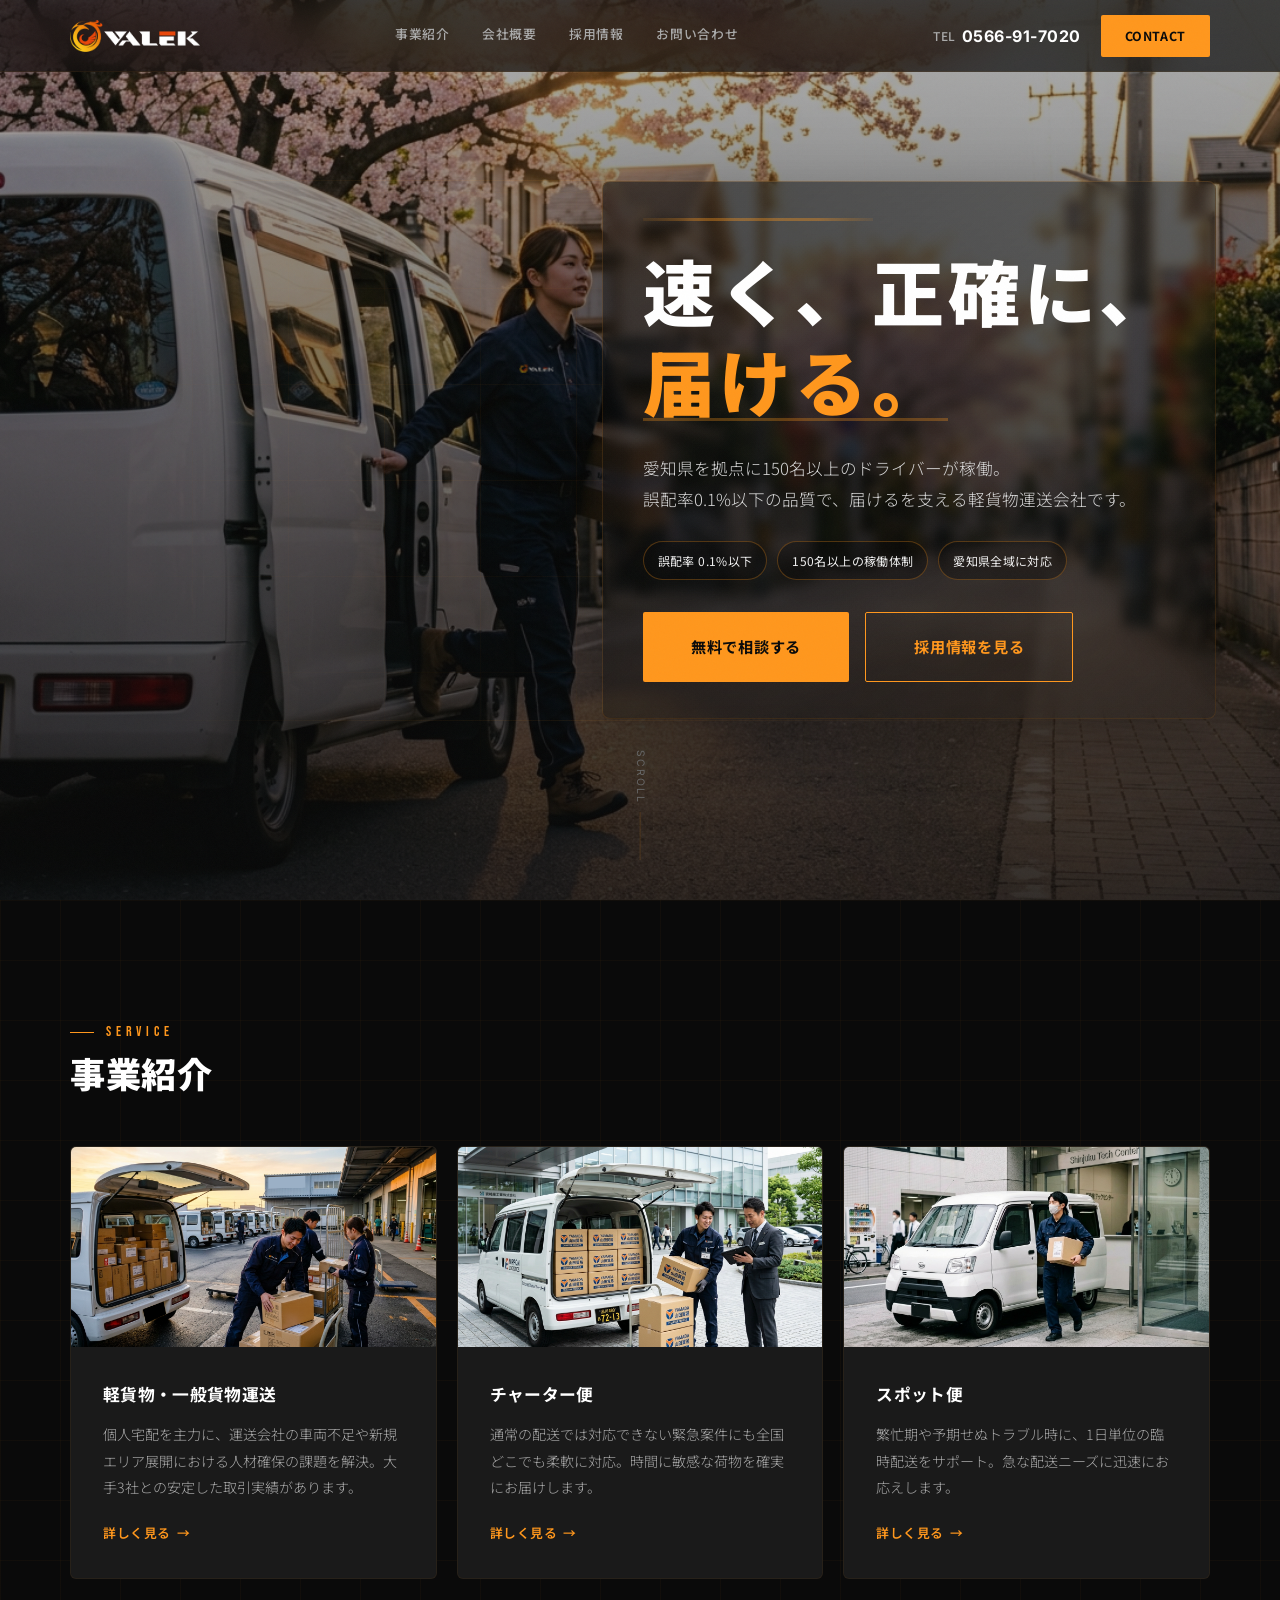
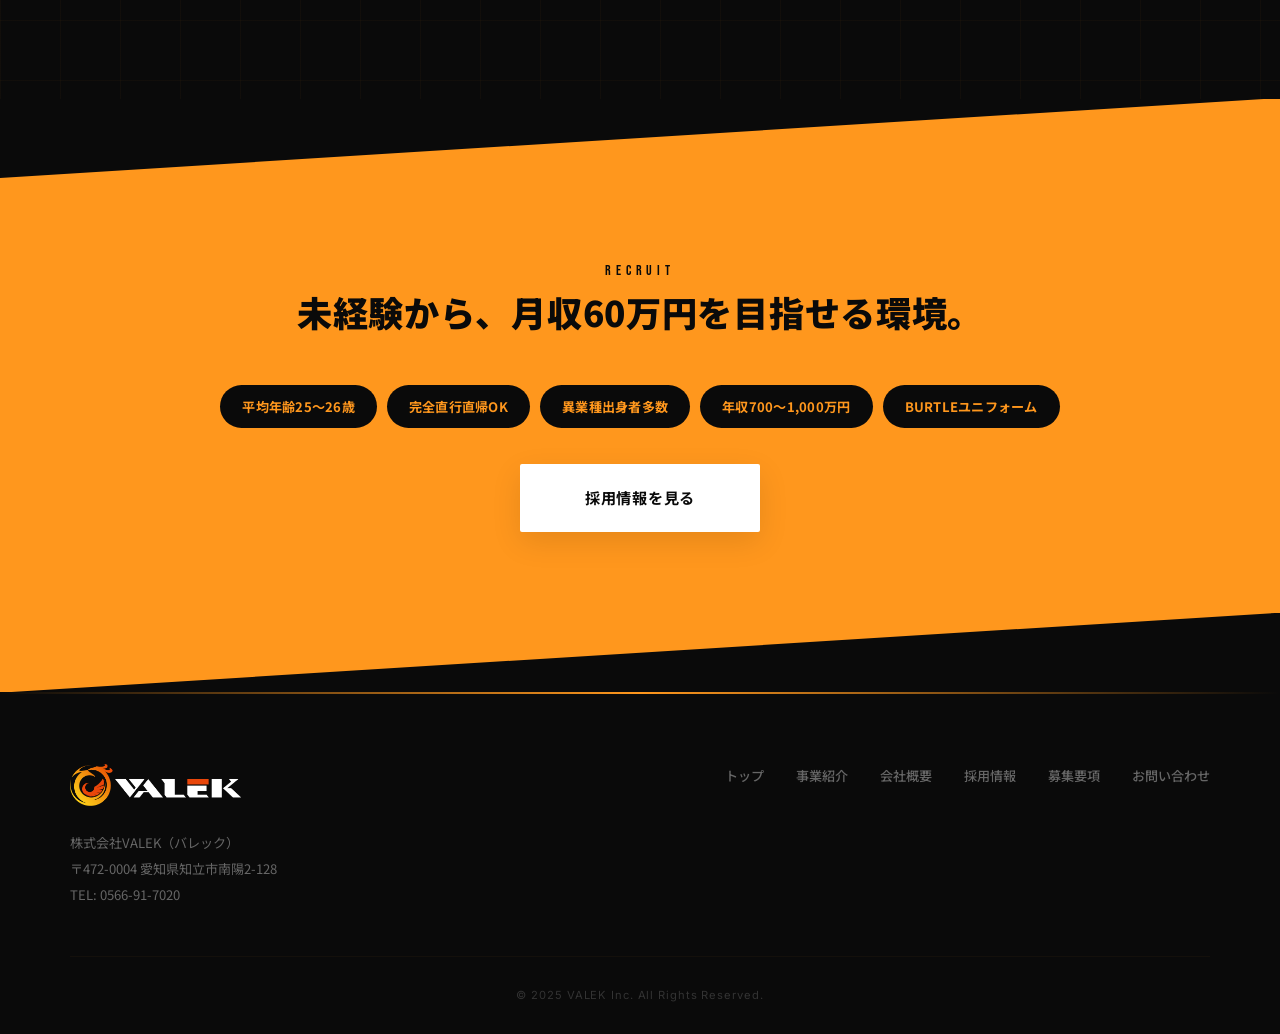
<file: index.html>
<!DOCTYPE html>
<html lang="ja">

<head>
    <meta charset="UTF-8">
    <meta name="viewport" content="width=device-width, initial-scale=1.0">
    <title>株式会社VALEK（バレック）｜愛知県の軽配送・軽貨物運送</title>
    <meta name="description" content="株式会社VALEKは愛知県知立市を拠点に、150名以上のドライバーで軽貨物運送・一般貨物運送を展開。誤配率0.1%以下の高品質配送。">
    <link rel="stylesheet" href="css/style.css">
</head>

<body class="home-page">

    <!-- ========== Header ========== -->
    <header class="header">
        <div class="header-bg"></div>
        <div class="container header-inner">
            <a href="index.html" class="header-logo"><img src="img/logo.png" alt="株式会社VALEK"></a>
            <nav class="header-nav">
                <a href="service.html">事業紹介</a>
                <a href="company.html">会社概要</a>
                <a href="recruit.html">採用情報</a>
                <a href="contact.html">お問い合わせ</a>
            </nav>
            <div class="header-actions">
                <a href="tel:0566917020" class="header-tel">
                    TEL <span class="header-tel-number">0566-91-7020</span>
                </a>
                <a href="contact.html" class="btn btn-orange header-contact-btn">CONTACT</a>
            </div>
            <button class="hamburger" id="hamburger" aria-label="メニューを開く" aria-expanded="false" aria-controls="mobileNav">
                <span></span><span></span><span></span>
            </button>
        </div>
    </header>

    <nav class="mobile-nav" id="mobileNav">
        <a href="service.html">事業紹介</a>
        <a href="company.html">会社概要</a>
        <a href="recruit.html">採用情報</a>
        <a href="contact.html">お問い合わせ</a>
        <a href="tel:0566917020" class="mobile-nav-tel">TEL: 0566-91-7020</a>
    </nav>

    <!-- ========== Hero ========== -->
    <section class="hero">
        <div class="hero-image"></div>
        <div class="hero-orb hero-orb-1"></div>
        <div class="hero-orb hero-orb-2"></div>
        <div class="hero-orb hero-orb-3"></div>
        <div class="hero-grid"></div>
        <div class="hero-lines">
            <span></span><span></span><span></span>
        </div>

        <div class="hero-content">
            <div class="hero-divider" aria-hidden="true"></div>
            <h1 class="hero-catch">
                速く、正確に、<br><span class="hero-catch-accent">届ける。</span>
            </h1>
            <p class="hero-sub">
                愛知県を拠点に150名以上のドライバーが稼働。<br>
                誤配率0.1%以下の品質で、届けるを支える軽貨物運送会社です。
            </p>
            <div class="hero-trust" data-stagger>
                <span class="hero-trust-item" data-fade="up">誤配率 0.1%以下</span>
                <span class="hero-trust-item" data-fade="up">150名以上の稼働体制</span>
                <span class="hero-trust-item" data-fade="up">愛知県全域に対応</span>
            </div>
            <div class="hero-buttons">
                <a href="contact.html" class="btn btn-orange btn-lg">無料で相談する</a>
                <a href="recruit.html" class="btn btn-outline btn-lg">採用情報を見る</a>
            </div>
        </div>

        <div class="hero-scroll">
            <span class="hero-scroll-text">Scroll</span>
            <span class="hero-scroll-line"></span>
        </div>
    </section>



    <!-- ========== Service Digest ========== -->
    <section class="section bg-darker grid-bg">
        <div class="container">
            <div class="section-label" data-fade="up">Service</div>
            <h2 class="section-heading" data-fade="up">事業紹介</h2>
            <div class="cards-grid" data-stagger>
                <div class="card service-card" data-fade="up">
                    <div class="service-card-image"><img src="img/service-icon-01.png" alt="運送"></div>
                    <div class="service-card-content">
                        <h3 class="card-title">軽貨物・一般貨物運送</h3>
                        <p class="card-text">個人宅配を主力に、運送会社の車両不足や新規エリア展開における人材確保の課題を解決。大手3社との安定した取引実績があります。</p>
                        <a href="service.html" class="card-link">詳しく見る</a>
                    </div>
                </div>
                <div class="card service-card" data-fade="up">
                    <div class="service-card-image"><img src="img/service-icon-02.png" alt="チャーター"></div>
                    <div class="service-card-content">
                        <h3 class="card-title">チャーター便</h3>
                        <p class="card-text">通常の配送では対応できない緊急案件にも全国どこでも柔軟に対応。時間に敏感な荷物を確実にお届けします。</p>
                        <a href="service.html" class="card-link">詳しく見る</a>
                    </div>
                </div>
                <div class="card service-card" data-fade="up">
                    <div class="service-card-image"><img src="img/service-icon-03.png" alt="スポット"></div>
                    <div class="service-card-content">
                        <h3 class="card-title">スポット便</h3>
                        <p class="card-text">繁忙期や予期せぬトラブル時に、1日単位の臨時配送をサポート。急な配送ニーズに迅速にお応えします。</p>
                        <a href="service.html" class="card-link">詳しく見る</a>
                    </div>
                </div>
            </div>
        </div>
    </section>

    <!-- ========== Recruit Banner ========== -->
    <section class="section recruit-banner recruit-banner-section">
        <div class="container text-center recruit-banner-inner">
            <div class="section-label section-label-dark-center" data-fade="up">Recruit</div>
            <h2 class="section-heading" data-fade="up">未経験から、月収60万円を目指せる環境。</h2>
            <div class="recruit-banner-tags" data-stagger>
                <span class="recruit-banner-tag" data-fade="up">平均年齢25〜26歳</span>
                <span class="recruit-banner-tag" data-fade="up">完全直行直帰OK</span>
                <span class="recruit-banner-tag" data-fade="up">異業種出身者多数</span>
                <span class="recruit-banner-tag" data-fade="up">年収700〜1,000万円</span>
                <span class="recruit-banner-tag" data-fade="up">BURTLEユニフォーム</span>
            </div>
            <a href="recruit.html" class="btn btn-white btn-lg" data-fade="up">採用情報を見る</a>
        </div>
    </section>

    <div class="mobile-quick-actions" aria-label="クイックアクション">
        <a href="tel:0566917020" class="mobile-quick-btn mobile-quick-btn-outline">電話で相談</a>
        <a href="contact.html" class="mobile-quick-btn mobile-quick-btn-solid">お問い合わせ</a>
    </div>

    <!-- ========== Footer ========== -->
    <footer class="footer">
        <div class="container">
            <div class="footer-inner">
                <div>
                    <div class="footer-logo"><img src="img/logo.png" alt="株式会社VALEK"></div>
                    <div class="footer-info">
                        株式会社VALEK（バレック）<br>
                        〒472-0004 愛知県知立市南陽2-128<br>
                        TEL: 0566-91-7020
                    </div>
                </div>
                <nav class="footer-nav">
                    <a href="index.html">トップ</a>
                    <a href="service.html">事業紹介</a>
                    <a href="company.html">会社概要</a>
                    <a href="recruit.html">採用情報</a>
                    <a href="recruit/detail.html">募集要項</a>
                    <a href="contact.html">お問い合わせ</a>
                </nav>
            </div>
            <div class="footer-copy">&copy; 2025 VALEK Inc. All Rights Reserved.</div>
        </div>
    </footer>

    <script src="js/main.js"></script>
</body>

</html>
</file>
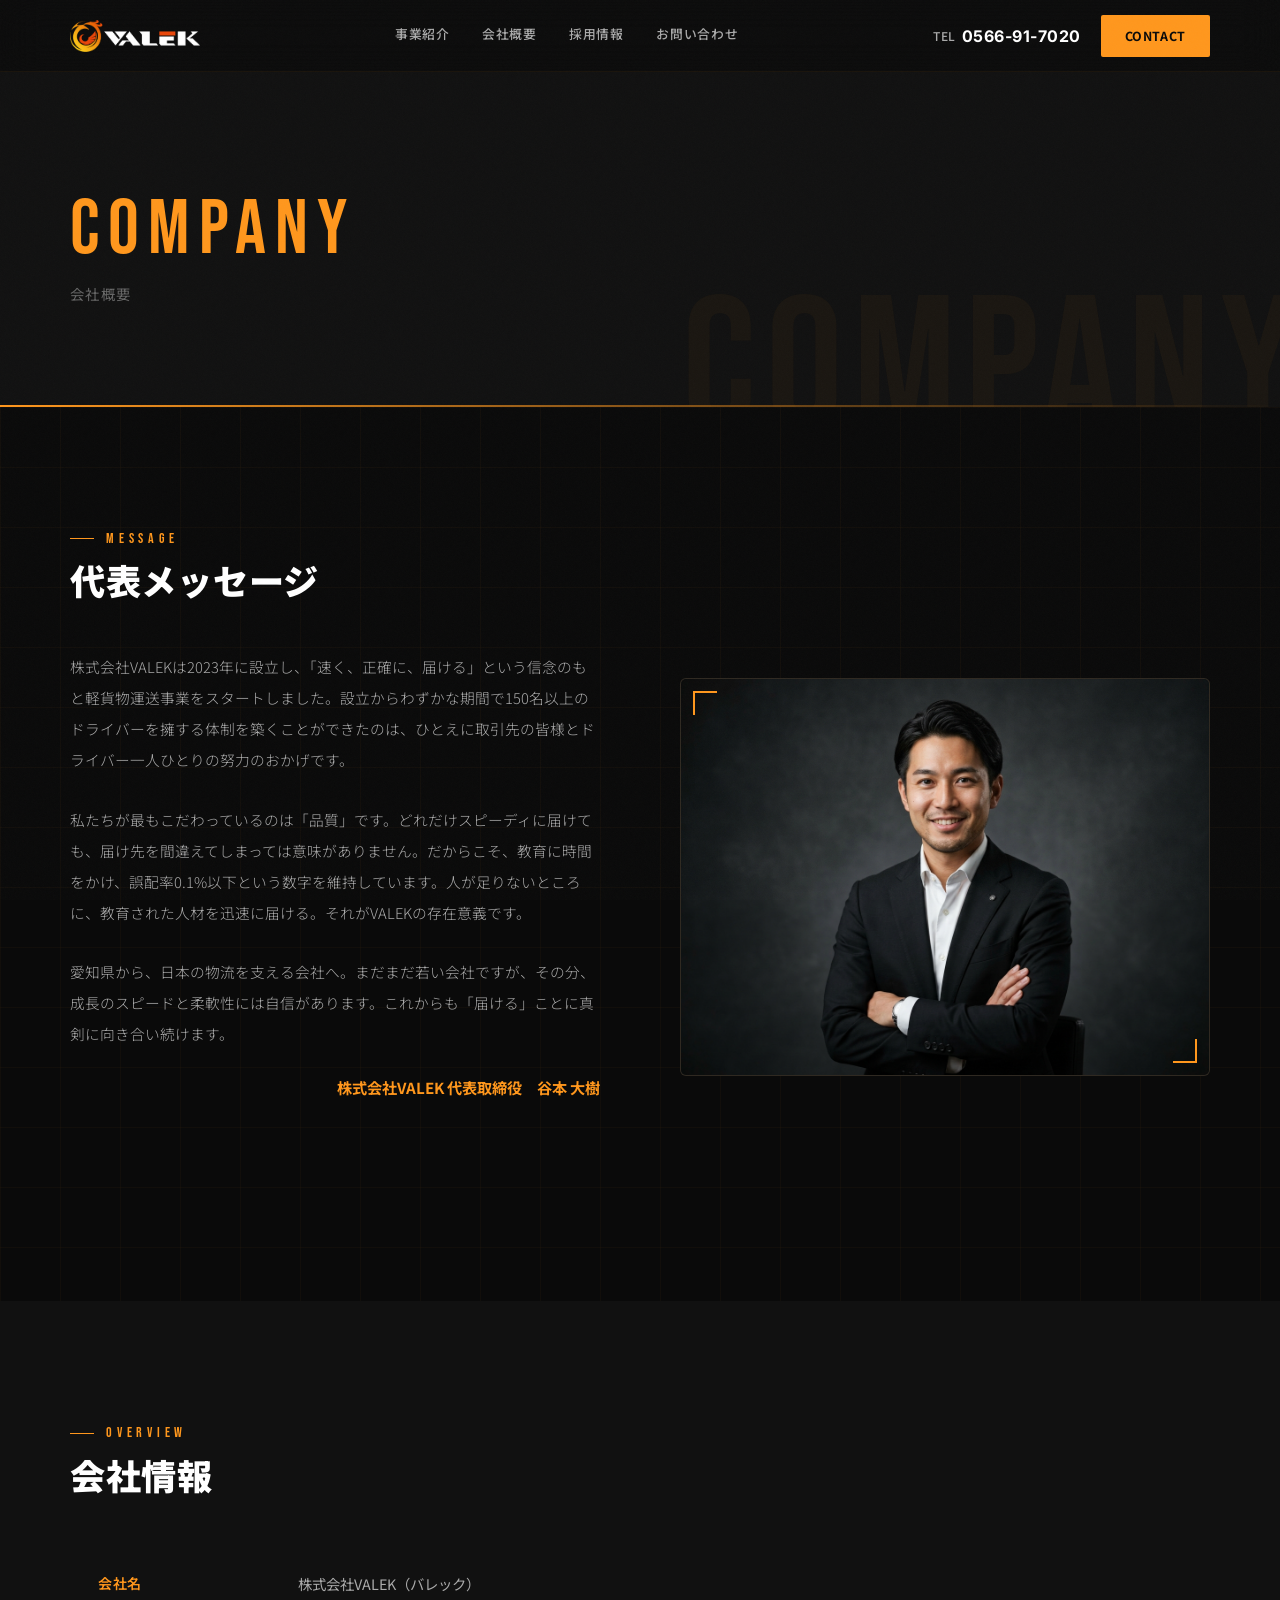
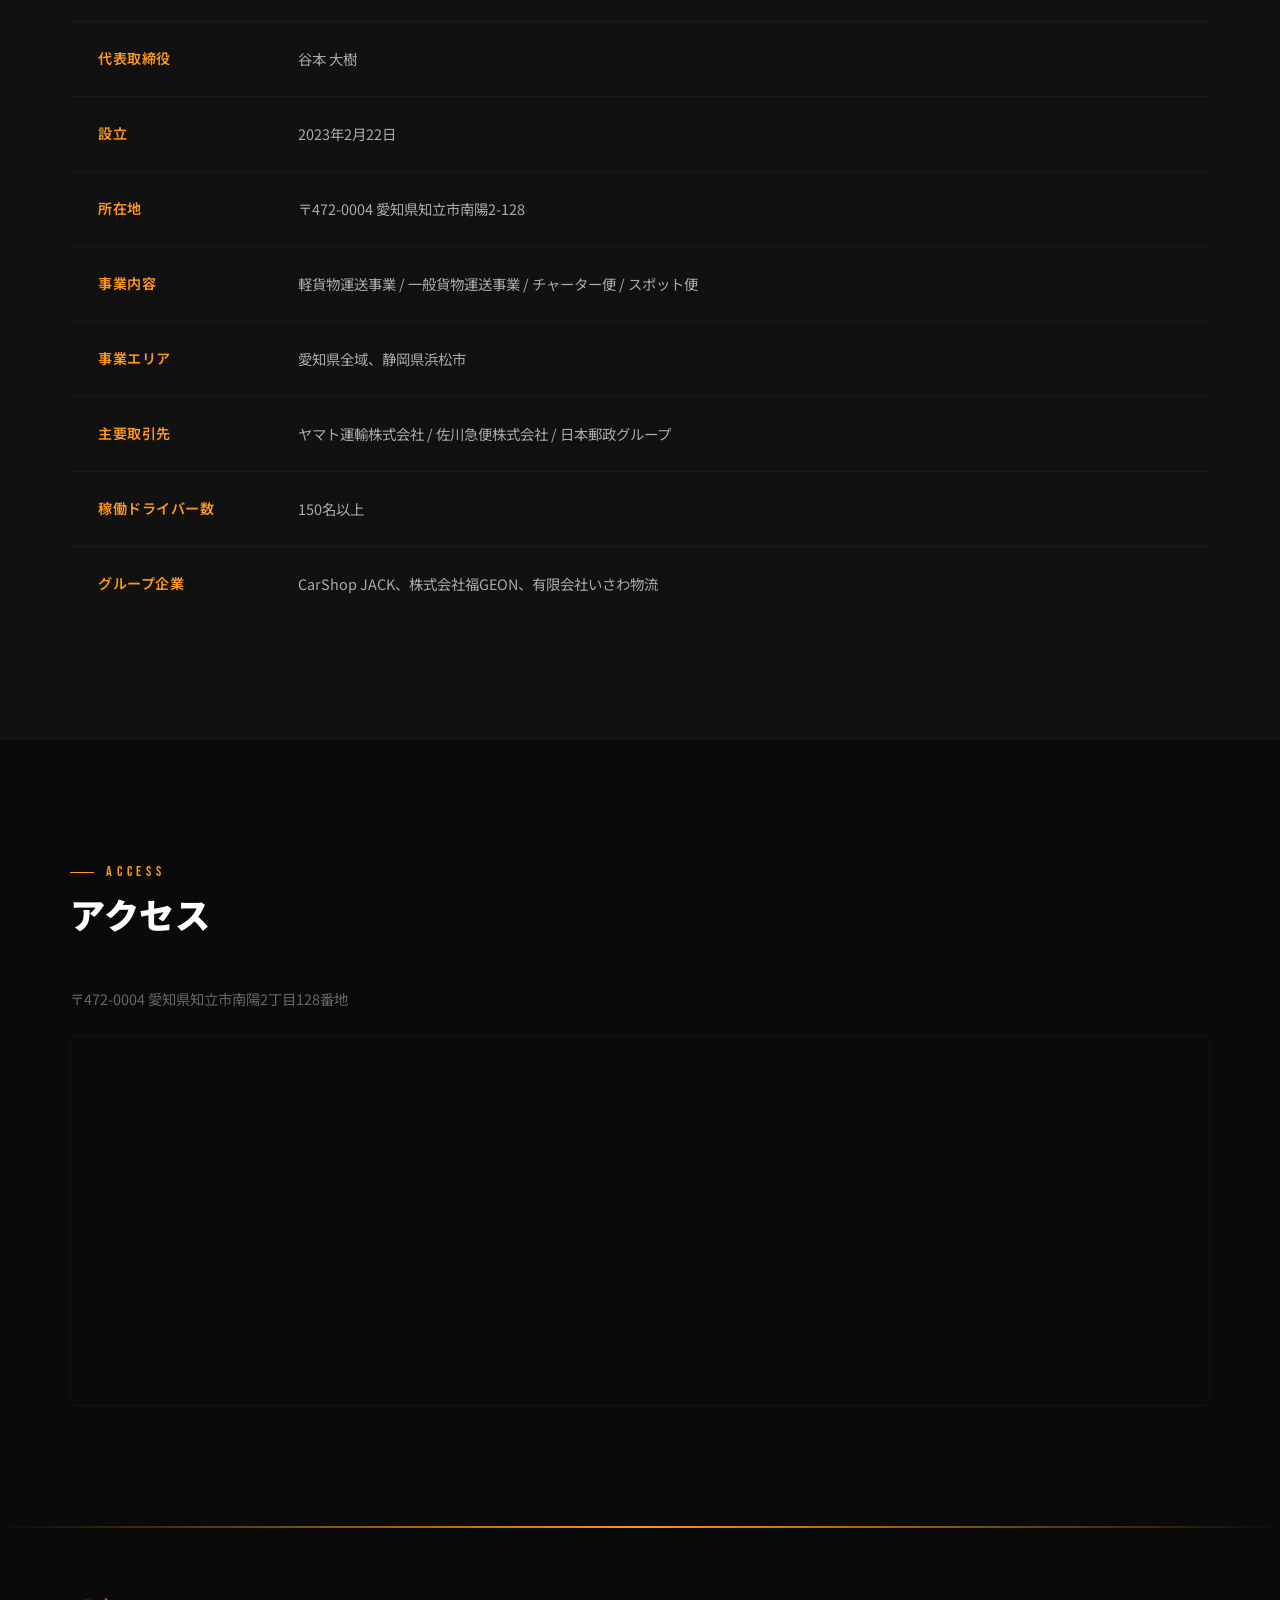
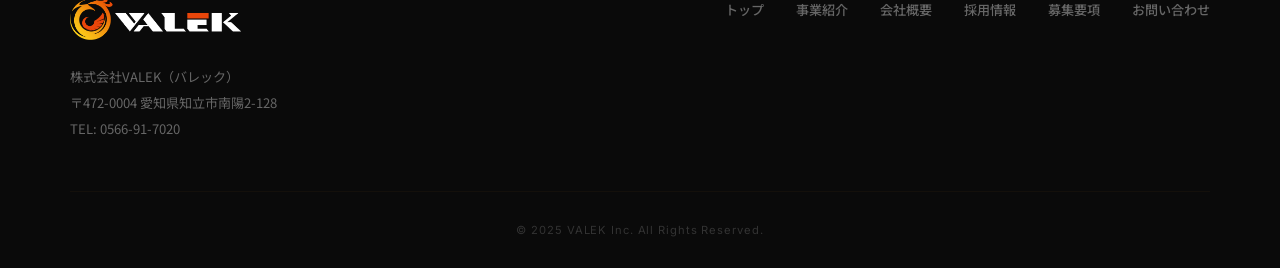
<file: company.html>
<!DOCTYPE html>
<html lang="ja">

<head>
    <meta charset="UTF-8">
    <meta name="viewport" content="width=device-width, initial-scale=1.0">
    <title>会社概要｜株式会社VALEK</title>
    <meta name="description" content="株式会社VALEK（バレック）の会社概要。愛知県知立市に本社を構え、軽貨物運送・一般貨物運送を展開。">
    <link rel="stylesheet" href="css/style.css">
</head>

<body>

    <header class="header">
        <div class="header-bg"></div>
        <div class="container header-inner">
            <a href="index.html" class="header-logo"><img src="img/logo.png" alt="株式会社VALEK"></a>
            <nav class="header-nav">
                <a href="service.html">事業紹介</a><a href="company.html">会社概要</a>
                <a href="recruit.html">採用情報</a><a href="contact.html">お問い合わせ</a>
            </nav>
            <div class="header-actions">
                <a href="tel:0566917020" class="header-tel">TEL <span class="header-tel-number">0566-91-7020</span></a>
                <a href="contact.html" class="btn btn-orange header-contact-btn">CONTACT</a>
            </div>
            <button class="hamburger" id="hamburger" aria-label="メニュー"><span></span><span></span><span></span></button>
        </div>
    </header>
    <nav class="mobile-nav" id="mobileNav">
        <a href="service.html">事業紹介</a><a href="company.html">会社概要</a>
        <a href="recruit.html">採用情報</a><a href="contact.html">お問い合わせ</a>
    </nav>

    <section class="page-hero">
        <div class="page-hero-bg-text">COMPANY</div>
        <div class="container">
            <div class="page-hero-en" data-fade="up">COMPANY</div>
            <div class="page-hero-ja" data-fade="up">会社概要</div>
        </div>
    </section>

    <!-- Message -->
    <section class="section bg-darker grid-bg">
        <div class="container">
            <div class="section-label" data-fade="up">Message</div>
            <h2 class="section-heading" data-fade="up">代表メッセージ</h2>
            <div class="strength-block strength-block-first">
                <div data-fade="left">
                    <p class="strength-text">
                        株式会社VALEKは2023年に設立し、「速く、正確に、届ける」という信念のもと軽貨物運送事業をスタートしました。設立からわずかな期間で150名以上のドライバーを擁する体制を築くことができたのは、ひとえに取引先の皆様とドライバー一人ひとりの努力のおかげです。
                    </p>
                    <br>
                    <p class="strength-text">
                        私たちが最もこだわっているのは「品質」です。どれだけスピーディに届けても、届け先を間違えてしまっては意味がありません。だからこそ、教育に時間をかけ、誤配率0.1%以下という数字を維持しています。人が足りないところに、教育された人材を迅速に届ける。それがVALEKの存在意義です。
                    </p>
                    <br>
                    <p class="strength-text">
                        愛知県から、日本の物流を支える会社へ。まだまだ若い会社ですが、その分、成長のスピードと柔軟性には自信があります。これからも「届ける」ことに真剣に向き合い続けます。</p>
                    <p class="message-signature">
                        株式会社VALEK 代表取締役　谷本 大樹</p>
                </div>
                <div class="strength-image" data-fade="right">
                    <img src="img/ceo.png" alt="株式会社VALEK 代表取締役 谷本 大樹">
                </div>
            </div>
        </div>
    </section>

    <!-- Info -->
    <section class="section bg-dark">
        <div class="container">
            <div class="section-label" data-fade="up">Overview</div>
            <h2 class="section-heading" data-fade="up">会社情報</h2>
            <div data-fade="up">
                <table class="company-table">
                    <tr>
                        <th>会社名</th>
                        <td>株式会社VALEK（バレック）</td>
                    </tr>
                    <tr>
                        <th>代表取締役</th>
                        <td>谷本 大樹</td>
                    </tr>
                    <tr>
                        <th>設立</th>
                        <td>2023年2月22日</td>
                    </tr>
                    <tr>
                        <th>所在地</th>
                        <td>〒472-0004 愛知県知立市南陽2-128</td>
                    </tr>
                    <tr>
                        <th>事業内容</th>
                        <td>軽貨物運送事業 / 一般貨物運送事業 / チャーター便 / スポット便</td>
                    </tr>
                    <tr>
                        <th>事業エリア</th>
                        <td>愛知県全域、静岡県浜松市</td>
                    </tr>
                    <tr>
                        <th>主要取引先</th>
                        <td>ヤマト運輸株式会社 / 佐川急便株式会社 / 日本郵政グループ</td>
                    </tr>
                    <tr>
                        <th>稼働ドライバー数</th>
                        <td>150名以上</td>
                    </tr>
                    <tr>
                        <th>グループ企業</th>
                        <td>CarShop JACK、株式会社福GEON、有限会社いさわ物流</td>
                    </tr>
                </table>
            </div>
        </div>
    </section>

    <!-- Access -->
    <section class="section bg-darker">
        <div class="container">
            <div class="section-label" data-fade="up">Access</div>
            <h2 class="section-heading" data-fade="up">アクセス</h2>
            <p class="access-address" data-fade="up">〒472-0004
                愛知県知立市南陽2丁目128番地</p>
            <div class="map-wrapper" data-fade="up">
                <iframe
                    src="https://www.google.com/maps/embed?pb=!1m18!1m12!1m3!1d3268.5!2d137.04!3d34.98!2m3!1f0!2f0!3f0!3m2!1i1024!2i768!4f13.1!3m3!1m2!1s0x0%3A0x0!2z5oSb55Sf55yM55-l56uL5biC5Y2X6Zm9Mjfnm67vvJEyOA!5e0!3m2!1sja!2sjp!4v1700000000000"
                    allowfullscreen="" loading="lazy" referrerpolicy="no-referrer-when-downgrade"></iframe>
            </div>
        </div>
    </section>

    <footer class="footer">
        <div class="container">
            <div class="footer-inner">
                <div>
                    <div class="footer-logo"><img src="img/logo.png" alt="株式会社VALEK"></div>
                    <div class="footer-info">株式会社VALEK（バレック）<br>〒472-0004 愛知県知立市南陽2-128<br>TEL: 0566-91-7020</div>
                </div>
                <nav class="footer-nav">
                    <a href="index.html">トップ</a><a href="service.html">事業紹介</a><a href="company.html">会社概要</a>
                    <a href="recruit.html">採用情報</a><a href="recruit/detail.html">募集要項</a><a
                        href="contact.html">お問い合わせ</a>
                </nav>
            </div>
            <div class="footer-copy">&copy; 2025 VALEK Inc. All Rights Reserved.</div>
        </div>
    </footer>
    <script src="js/main.js"></script>
</body>

</html>
</file>
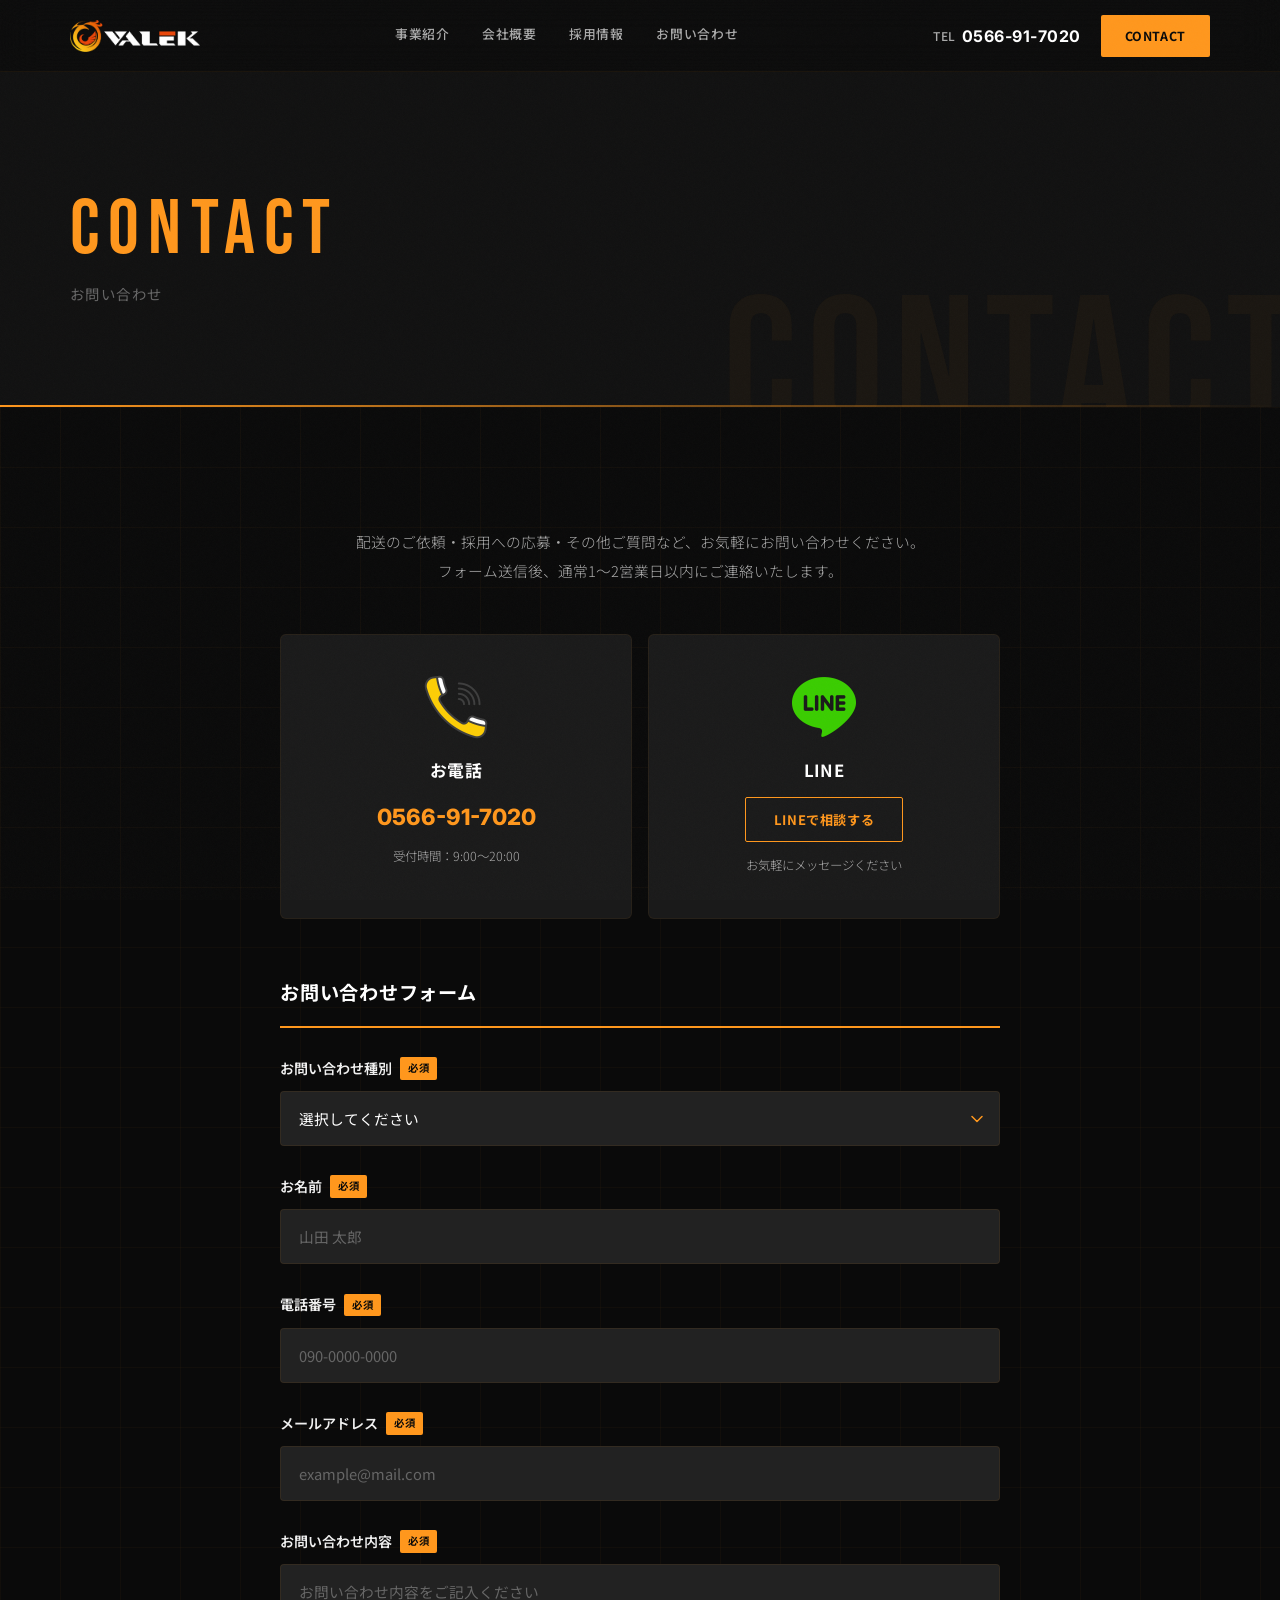
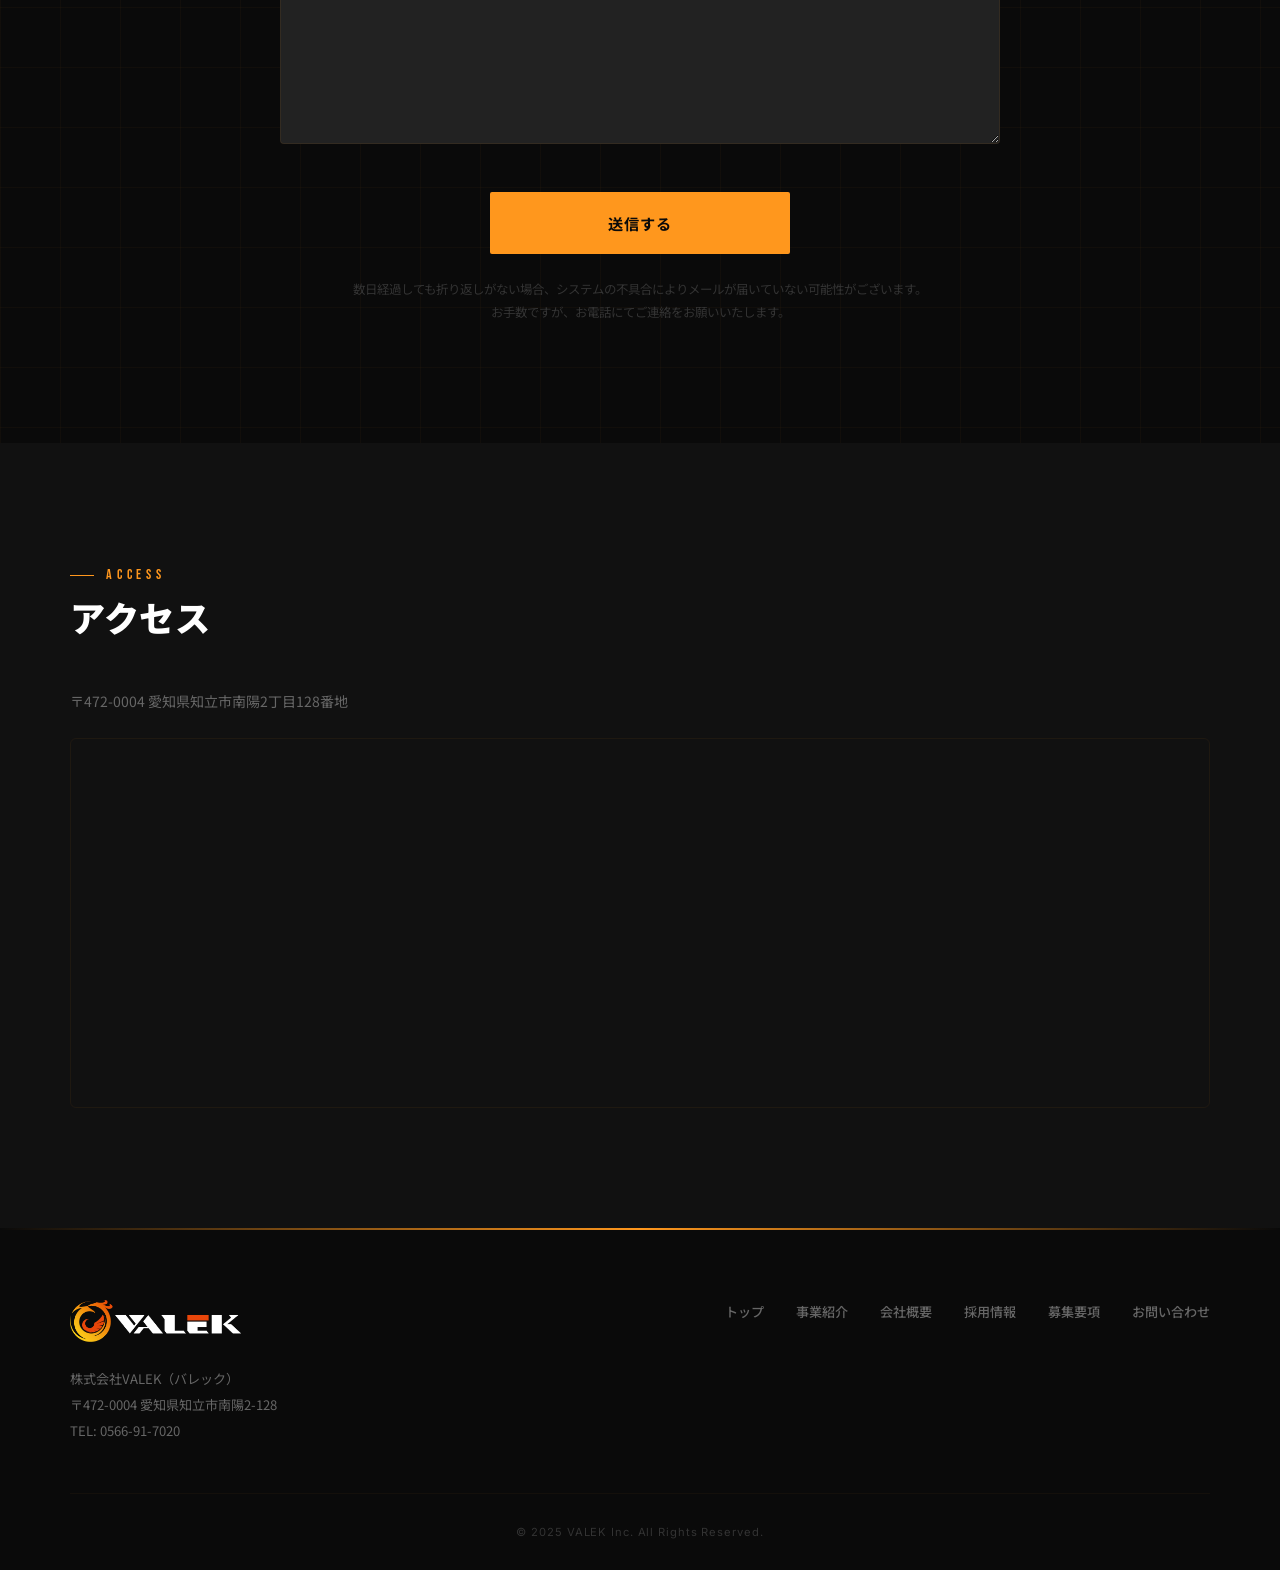
<file: contact.html>
<!DOCTYPE html>
<html lang="ja">

<head>
    <meta charset="UTF-8">
    <meta name="viewport" content="width=device-width, initial-scale=1.0">
    <title>お問い合わせ｜株式会社VALEK</title>
    <meta name="description" content="株式会社VALEKへのお問い合わせ。配送のご依頼・採用への応募・その他ご質問はこちらから。">
    <link rel="stylesheet" href="css/style.css">
</head>

<body>

    <header class="header">
        <div class="header-bg"></div>
        <div class="container header-inner">
            <a href="index.html" class="header-logo"><img src="img/logo.png" alt="株式会社VALEK"></a>
            <nav class="header-nav">
                <a href="service.html">事業紹介</a><a href="company.html">会社概要</a>
                <a href="recruit.html">採用情報</a><a href="contact.html">お問い合わせ</a>
            </nav>
            <div class="header-actions">
                <a href="tel:0566917020" class="header-tel">TEL <span class="header-tel-number">0566-91-7020</span></a>
                <a href="contact.html" class="btn btn-orange header-contact-btn">CONTACT</a>
            </div>
            <button class="hamburger" id="hamburger" aria-label="メニュー"><span></span><span></span><span></span></button>
        </div>
    </header>
    <nav class="mobile-nav" id="mobileNav">
        <a href="service.html">事業紹介</a><a href="company.html">会社概要</a>
        <a href="recruit.html">採用情報</a><a href="contact.html">お問い合わせ</a>
    </nav>

    <section class="page-hero">
        <div class="page-hero-bg-text">CONTACT</div>
        <div class="container">
            <div class="page-hero-en" data-fade="up">CONTACT</div>
            <div class="page-hero-ja" data-fade="up">お問い合わせ</div>
        </div>
    </section>

    <!-- Contact Body -->
    <section class="section bg-darker grid-bg">
        <div class="container">
            <div class="contact-narrow">

                <p class="contact-lead" data-fade="up">
                    配送のご依頼・採用への応募・その他ご質問など、お気軽にお問い合わせください。<br>
                    フォーム送信後、通常1〜2営業日以内にご連絡いたします。
                </p>

                <!-- Quick Contact -->
                <div class="contact-quick-grid" data-stagger>
                    <div class="card contact-quick-card" data-fade="up">
                        <div class="card-icon contact-quick-icon"><img src="img/call.png" alt="電話"></div>
                        <h3 class="card-title">お電話</h3>
                        <p class="contact-quick-tel">
                            <a href="tel:0566917020" class="contact-quick-tel-link">0566-91-7020</a>
                        </p>
                        <p class="card-text contact-quick-sub">受付時間：9:00〜20:00</p>
                    </div>
                    <div class="card contact-quick-card" data-fade="up">
                        <div class="card-icon contact-quick-icon"><img src="img/line.png" alt="LINE"></div>
                        <h3 class="card-title">LINE</h3>
                        <p class="contact-quick-line">
                            <a href="#" class="btn btn-outline contact-line-btn">LINEで相談する</a>
                        </p>
                        <p class="card-text contact-quick-sub">お気軽にメッセージください</p>
                    </div>
                </div>

                <!-- Form -->
                <div data-fade="up">
                    <h2 class="contact-form-title">
                        お問い合わせフォーム
                    </h2>

                    <form action="https://formspree.io/f/YOUR_FORM_ID" method="POST">

                        <div class="form-group">
                            <label class="form-label">お問い合わせ種別 <span class="required">必須</span></label>
                            <select name="type" class="form-select" required>
                                <option value="" disabled selected>選択してください</option>
                                <option value="配送のご依頼">配送のご依頼</option>
                                <option value="採用への応募">採用への応募</option>
                                <option value="その他">その他のお問い合わせ</option>
                            </select>
                        </div>

                        <div class="form-group">
                            <label class="form-label">お名前 <span class="required">必須</span></label>
                            <input type="text" name="name" class="form-input" placeholder="山田 太郎" required>
                        </div>

                        <div class="form-group">
                            <label class="form-label">電話番号 <span class="required">必須</span></label>
                            <input type="tel" name="phone" class="form-input" placeholder="090-0000-0000" required>
                        </div>

                        <div class="form-group">
                            <label class="form-label">メールアドレス <span class="required">必須</span></label>
                            <input type="email" name="email" class="form-input" placeholder="example@mail.com" required>
                        </div>

                        <div class="form-group">
                            <label class="form-label">お問い合わせ内容 <span class="required">必須</span></label>
                            <textarea name="message" class="form-textarea" placeholder="お問い合わせ内容をご記入ください"
                                required></textarea>
                        </div>

                        <div class="contact-submit-wrap">
                            <button type="submit" class="btn btn-orange btn-lg contact-submit-btn">送信する</button>
                        </div>

                    </form>

                    <p class="contact-form-note">
                        数日経過しても折り返しがない場合、システムの不具合によりメールが届いていない可能性がございます。<br>
                        お手数ですが、お電話にてご連絡をお願いいたします。
                    </p>
                </div>

            </div>
        </div>
    </section>

    <!-- Access -->
    <section class="section bg-dark">
        <div class="container">
            <div class="section-label" data-fade="up">Access</div>
            <h2 class="section-heading" data-fade="up">アクセス</h2>
            <p class="access-address access-address-sm" data-fade="up">〒472-0004
                愛知県知立市南陽2丁目128番地</p>
            <div class="map-wrapper" data-fade="up">
                <iframe
                    src="https://www.google.com/maps/embed?pb=!1m18!1m12!1m3!1d3268.5!2d137.04!3d34.98!2m3!1f0!2f0!3f0!3m2!1i1024!2i768!4f13.1!3m3!1m2!1s0x0%3A0x0!2z5oSb55Sf55yM55-l56uL5biC5Y2X6Zm9Mjfnm67vvJEyOA!5e0!3m2!1sja!2sjp!4v1700000000000"
                    allowfullscreen="" loading="lazy" referrerpolicy="no-referrer-when-downgrade">
                </iframe>
            </div>
        </div>
    </section>

    <footer class="footer">
        <div class="container">
            <div class="footer-inner">
                <div>
                    <div class="footer-logo"><img src="img/logo.png" alt="株式会社VALEK"></div>
                    <div class="footer-info">株式会社VALEK（バレック）<br>〒472-0004 愛知県知立市南陽2-128<br>TEL: 0566-91-7020</div>
                </div>
                <nav class="footer-nav">
                    <a href="index.html">トップ</a><a href="service.html">事業紹介</a><a href="company.html">会社概要</a>
                    <a href="recruit.html">採用情報</a><a href="recruit/detail.html">募集要項</a><a
                        href="contact.html">お問い合わせ</a>
                </nav>
            </div>
            <div class="footer-copy">&copy; 2025 VALEK Inc. All Rights Reserved.</div>
        </div>
    </footer>
    <script src="js/main.js"></script>
</body>

</html>
</file>
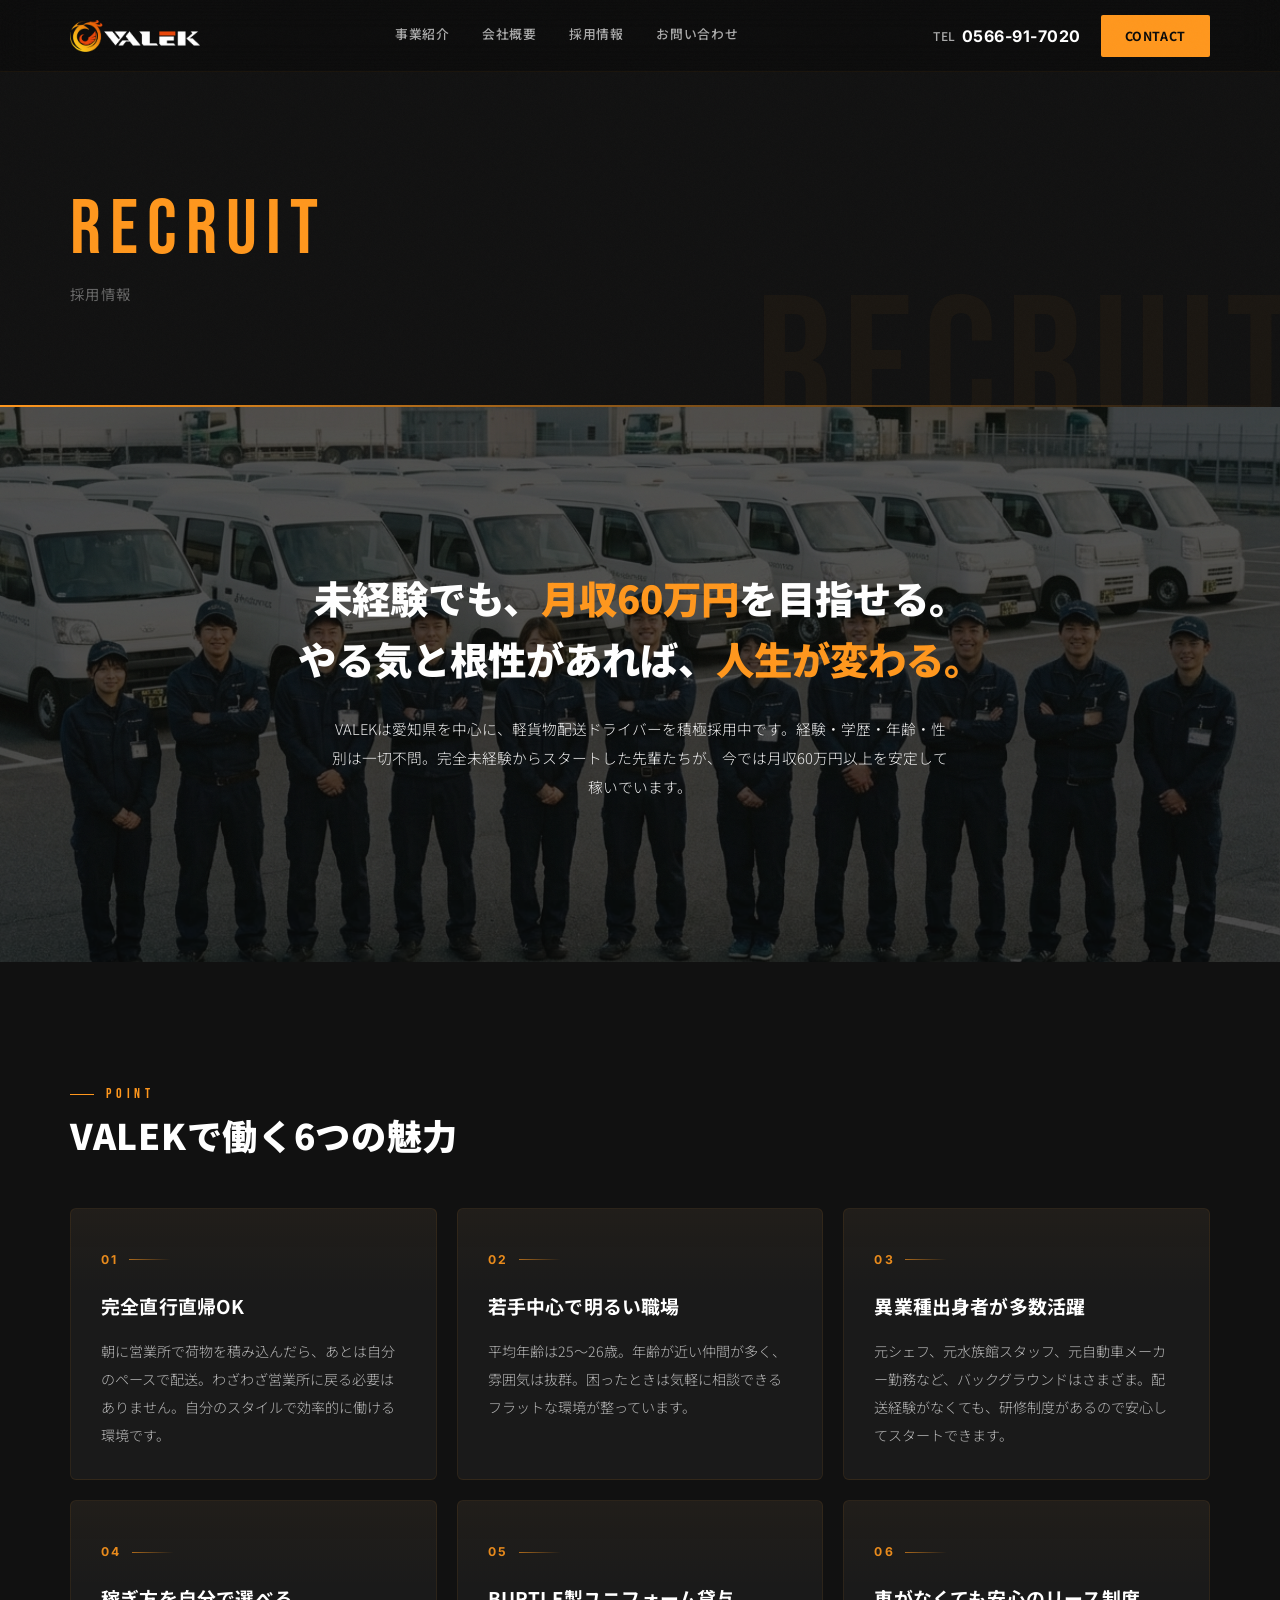
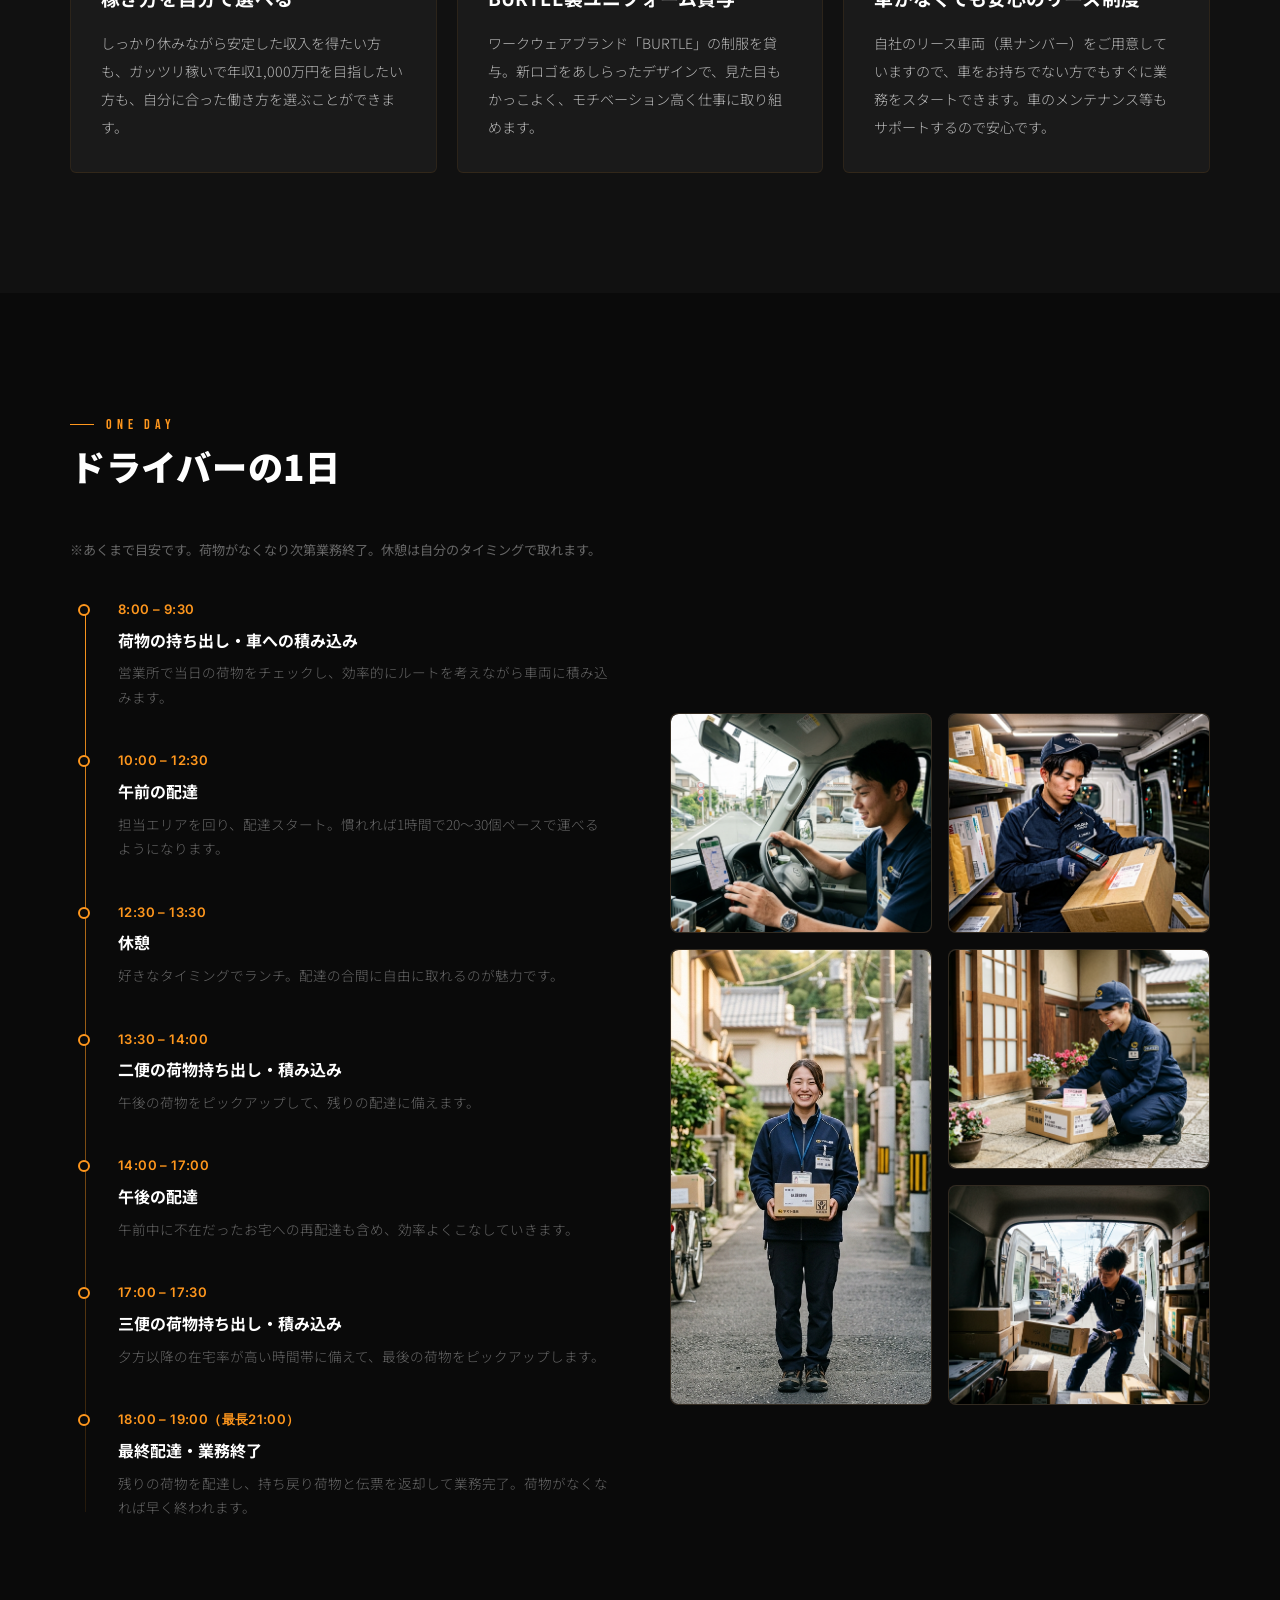
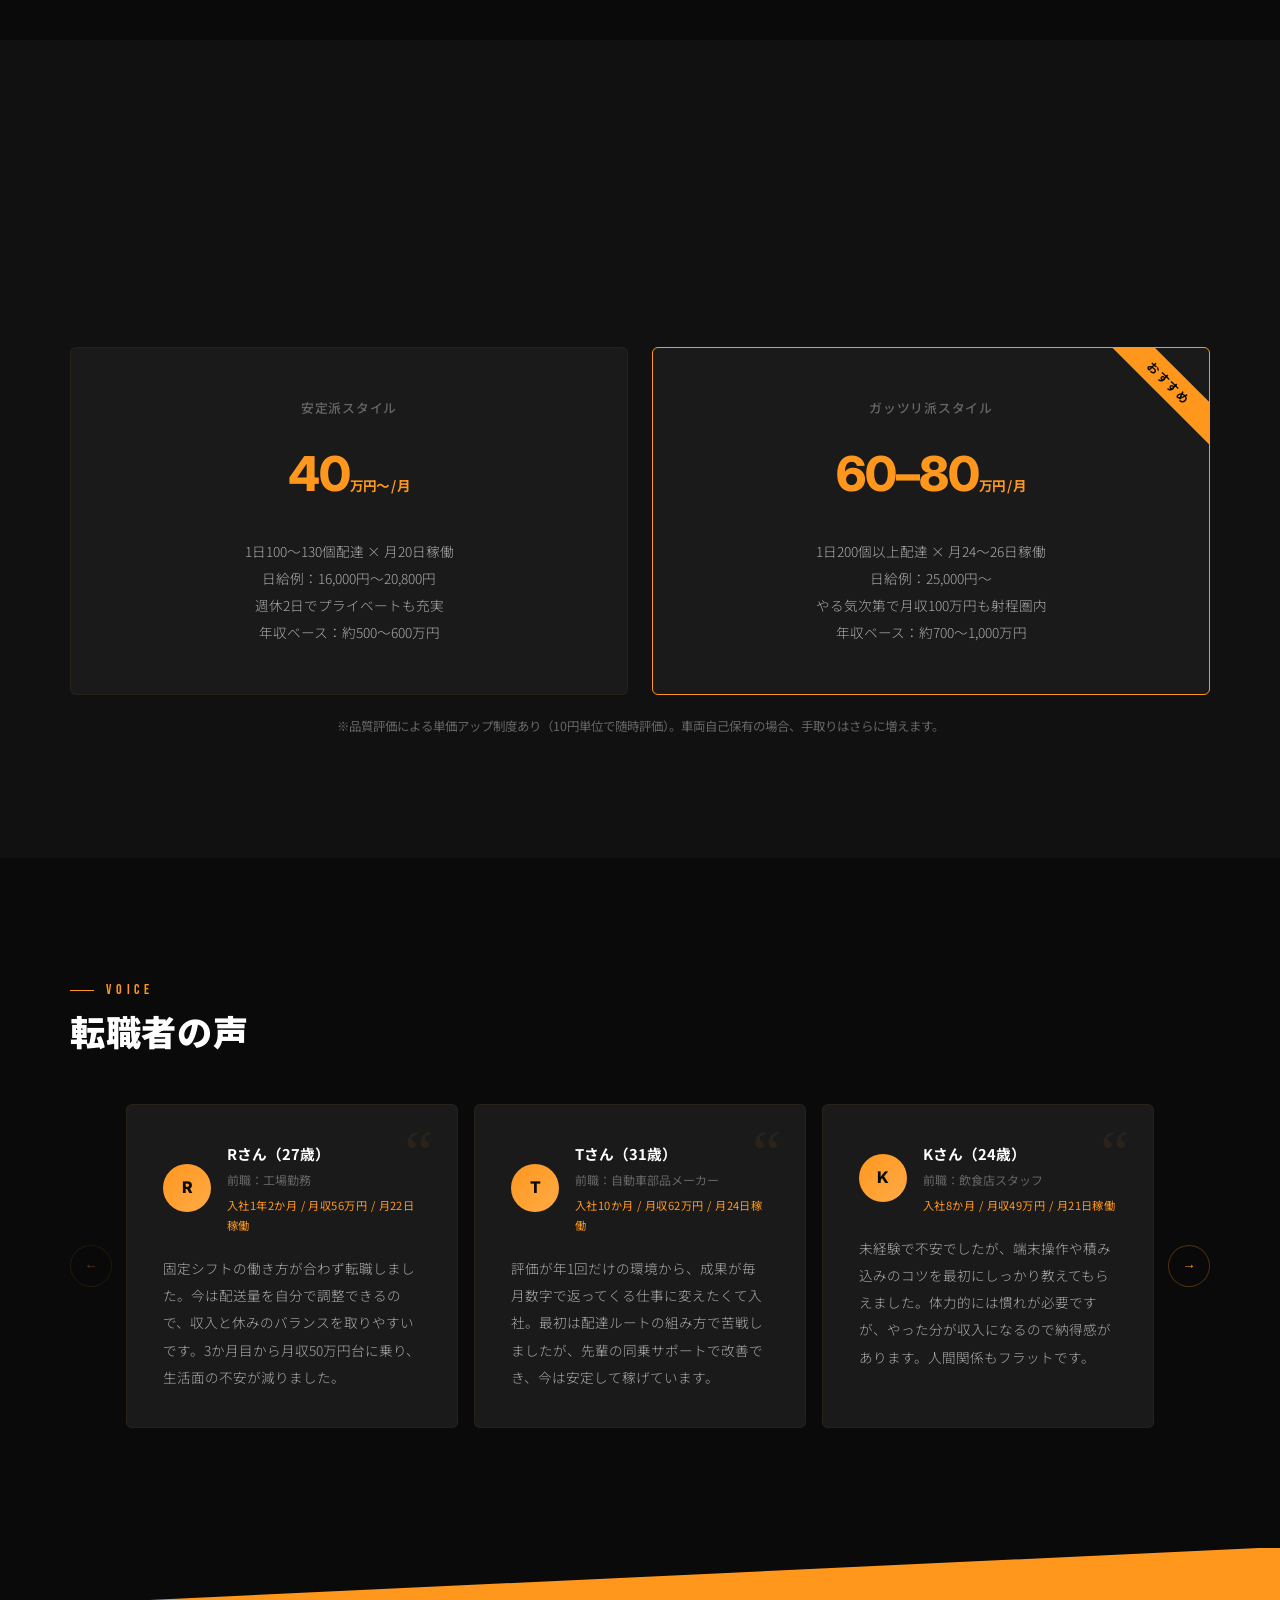
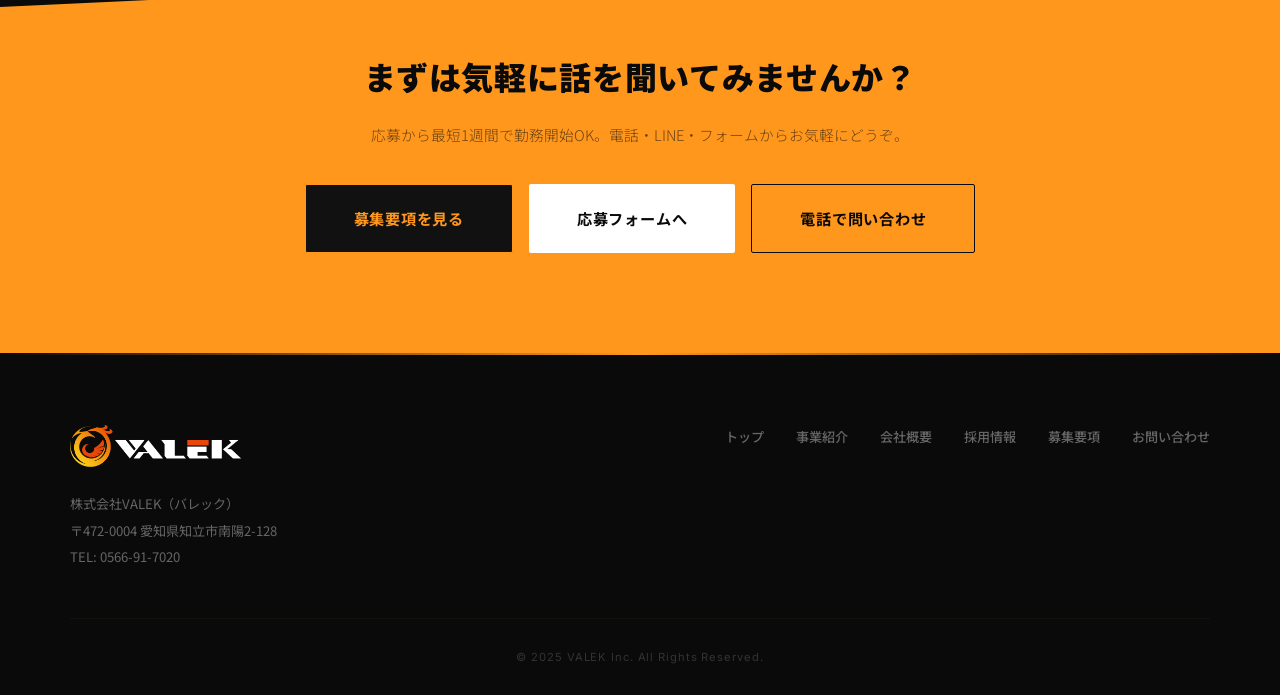
<file: recruit.html>
<!DOCTYPE html>
<html lang="ja">

<head>
    <meta charset="UTF-8">
    <meta name="viewport" content="width=device-width, initial-scale=1.0">
    <title>採用情報｜株式会社VALEK｜軽貨物ドライバー募集</title>
    <meta name="description" content="未経験から月収60万円を目指せる。平均年齢25〜26歳の若手中心の職場で軽貨物ドライバーを募集中。">
    <link rel="stylesheet" href="css/style.css">
</head>

<body>

    <header class="header">
        <div class="header-bg"></div>
        <div class="container header-inner">
            <a href="index.html" class="header-logo"><img src="img/logo.png" alt="株式会社VALEK"></a>
            <nav class="header-nav">
                <a href="service.html">事業紹介</a><a href="company.html">会社概要</a>
                <a href="recruit.html">採用情報</a><a href="contact.html">お問い合わせ</a>
            </nav>
            <div class="header-actions">
                <a href="tel:0566917020" class="header-tel">TEL <span class="header-tel-number">0566-91-7020</span></a>
                <a href="contact.html" class="btn btn-orange header-contact-btn">CONTACT</a>
            </div>
            <button class="hamburger" id="hamburger" aria-label="メニュー"><span></span><span></span><span></span></button>
        </div>
    </header>
    <nav class="mobile-nav" id="mobileNav">
        <a href="service.html">事業紹介</a><a href="company.html">会社概要</a>
        <a href="recruit.html">採用情報</a><a href="contact.html">お問い合わせ</a>
    </nav>

    <section class="page-hero">
        <div class="page-hero-bg-text">RECRUIT</div>
        <div class="container">
            <div class="page-hero-en" data-fade="up">RECRUIT</div>
            <div class="page-hero-ja" data-fade="up">採用情報</div>
        </div>
    </section>

    <!-- Catch -->
    <section class="section recruit-hero-section">
        <div class="recruit-hero-overlay"></div>
        <div class="container text-center recruit-hero-inner">
            <h2 class="recruit-hero-title" data-fade="up">
                未経験でも、<span class="text-orange">月収60万円</span>を目指せる。<br>
                やる気と根性があれば、<span class="text-orange">人生が変わる。</span>
            </h2>
            <p class="recruit-hero-lead" data-fade="up">
                VALEKは愛知県を中心に、軽貨物配送ドライバーを積極採用中です。経験・学歴・年齢・性別は一切不問。完全未経験からスタートした先輩たちが、今では月収60万円以上を安定して稼いでいます。
            </p>
        </div>
    </section>

    <!-- 6 Points -->
    <section class="section bg-dark">
        <div class="container">
            <div class="section-label" data-fade="up">Point</div>
            <h2 class="section-heading" data-fade="up">VALEKで働く6つの魅力</h2>
            <div class="cards-grid points-grid" data-stagger>
                <div class="card point-card" data-fade="up">
                    <div class="point-num">01</div>
                    <h3 class="card-title">完全直行直帰OK</h3>
                    <p class="card-text">朝に営業所で荷物を積み込んだら、あとは自分のペースで配送。わざわざ営業所に戻る必要はありません。自分のスタイルで効率的に働ける環境です。</p>
                </div>
                <div class="card point-card" data-fade="up">
                    <div class="point-num">02</div>
                    <h3 class="card-title">若手中心で明るい職場</h3>
                    <p class="card-text">平均年齢は25〜26歳。年齢が近い仲間が多く、雰囲気は抜群。困ったときは気軽に相談できるフラットな環境が整っています。</p>
                </div>
                <div class="card point-card" data-fade="up">
                    <div class="point-num">03</div>
                    <h3 class="card-title">異業種出身者が多数活躍</h3>
                    <p class="card-text">元シェフ、元水族館スタッフ、元自動車メーカー勤務など、バックグラウンドはさまざま。配送経験がなくても、研修制度があるので安心してスタートできます。</p>
                </div>
                <div class="card point-card" data-fade="up">
                    <div class="point-num">04</div>
                    <h3 class="card-title">稼ぎ方を自分で選べる</h3>
                    <p class="card-text">しっかり休みながら安定した収入を得たい方も、ガッツリ稼いで年収1,000万円を目指したい方も、自分に合った働き方を選ぶことができます。</p>
                </div>
                <div class="card point-card" data-fade="up">
                    <div class="point-num">05</div>
                    <h3 class="card-title">BURTLE製ユニフォーム貸与</h3>
                    <p class="card-text">ワークウェアブランド「BURTLE」の制服を貸与。新ロゴをあしらったデザインで、見た目もかっこよく、モチベーション高く仕事に取り組めます。</p>
                </div>
                <div class="card point-card" data-fade="up">
                    <div class="point-num">06</div>
                    <h3 class="card-title">車がなくても安心のリース制度</h3>
                    <p class="card-text">自社のリース車両（黒ナンバー）をご用意していますので、車をお持ちでない方でもすぐに業務をスタートできます。車のメンテナンス等もサポートするので安心です。</p>
                </div>
            </div>
        </div>
    </section>

    <!-- Day Schedule -->
    <section class="section bg-darker">
        <div class="container">
            <div class="section-label" data-fade="up">One Day</div>
            <h2 class="section-heading" data-fade="up">ドライバーの1日</h2>
            <p class="section-note" data-fade="up">
                ※あくまで目安です。荷物がなくなり次第業務終了。休憩は自分のタイミングで取れます。</p>
            
            <div class="timeline-container">
                <div class="timeline" data-stagger>
                <div class="timeline-item" data-fade="up">
                    <div class="timeline-time">8:00 – 9:30</div>
                    <div class="timeline-title">荷物の持ち出し・車への積み込み</div>
                    <div class="timeline-desc">営業所で当日の荷物をチェックし、効率的にルートを考えながら車両に積み込みます。</div>
                </div>
                <div class="timeline-item" data-fade="up">
                    <div class="timeline-time">10:00 – 12:30</div>
                    <div class="timeline-title">午前の配達</div>
                    <div class="timeline-desc">担当エリアを回り、配達スタート。慣れれば1時間で20〜30個ペースで運べるようになります。</div>
                </div>
                <div class="timeline-item" data-fade="up">
                    <div class="timeline-time">12:30 – 13:30</div>
                    <div class="timeline-title">休憩</div>
                    <div class="timeline-desc">好きなタイミングでランチ。配達の合間に自由に取れるのが魅力です。</div>
                </div>
                <div class="timeline-item" data-fade="up">
                    <div class="timeline-time">13:30 – 14:00</div>
                    <div class="timeline-title">二便の荷物持ち出し・積み込み</div>
                    <div class="timeline-desc">午後の荷物をピックアップして、残りの配達に備えます。</div>
                </div>
                <div class="timeline-item" data-fade="up">
                    <div class="timeline-time">14:00 – 17:00</div>
                    <div class="timeline-title">午後の配達</div>
                    <div class="timeline-desc">午前中に不在だったお宅への再配達も含め、効率よくこなしていきます。</div>
                </div>
                <div class="timeline-item" data-fade="up">
                    <div class="timeline-time">17:00 – 17:30</div>
                    <div class="timeline-title">三便の荷物持ち出し・積み込み</div>
                    <div class="timeline-desc">夕方以降の在宅率が高い時間帯に備えて、最後の荷物をピックアップします。</div>
                </div>
                <div class="timeline-item" data-fade="up">
                    <div class="timeline-time">18:00 – 19:00（最長21:00）</div>
                    <div class="timeline-title">最終配達・業務終了</div>
                    <div class="timeline-desc">残りの荷物を配達し、持ち戻り荷物と伝票を返却して業務完了。荷物がなくなれば早く終われます。</div>
                </div>
            </div>

            <div class="timeline-gallery" data-fade="left">
                <!-- 上段 -->
                <div class="gallery-item">
                    <img src="img/day-01.png" alt="朝の出勤">
                </div>
                <div class="gallery-item">
                    <img src="img/day-02.png" alt="荷物の積み込み">
                </div>

                <!-- 大パネル（中段〜下段） -->
                <div class="gallery-item large">
                    <img src="img/day-03.png" alt="配達風景">
                </div>

                <!-- 中段 -->
                <div class="gallery-item">
                    <img src="img/day-04.png" alt="ランチ休憩">
                </div>

                <!-- 下段 -->
                <div class="gallery-item">
                    <img src="img/day-05.png" alt="業務終了">
                </div>
            </div>
            </div>
        </div>
    </section>

    <!-- Income -->
    <section class="section bg-dark">
        <div class="container">
            <div class="section-label" data-fade="up">Income</div>
            <h2 class="section-heading" data-fade="up">収入モデル</h2>
            <p class="section-lead" data-fade="up">
                1件あたり160円〜の完全歩合制。頑張った分だけ収入に直結します。</p>
            <div class="income-grid" data-stagger>
                <div class="income-card" data-fade="up">
                    <div class="income-card-label">安定派スタイル</div>
                    <div class="income-card-amount">40<span>万円〜 / 月</span></div>
                    <div class="income-card-detail">
                        1日100〜130個配達 × 月20日稼働<br>
                        日給例：16,000円〜20,800円<br>
                        週休2日でプライベートも充実<br>
                        年収ベース：約500〜600万円
                    </div>
                </div>
                <div class="income-card highlight" data-fade="up">
                    <div class="income-card-label">ガッツリ派スタイル</div>
                    <div class="income-card-amount">60–80<span>万円 / 月</span></div>
                    <div class="income-card-detail">
                        1日200個以上配達 × 月24〜26日稼働<br>
                        日給例：25,000円〜<br>
                        やる気次第で月収100万円も射程圏内<br>
                        年収ベース：約700〜1,000万円
                    </div>
                </div>
            </div>
            <p class="section-footnote">
                ※品質評価による単価アップ制度あり（10円単位で随時評価）。車両自己保有の場合、手取りはさらに増えます。
            </p>
        </div>
    </section>

    <!-- Voice -->
    <section class="section bg-darker">
        <div class="container">
            <div class="section-label" data-fade="up">Voice</div>
            <h2 class="section-heading" data-fade="up">転職者の声</h2>
            <div class="voice-slider" data-fade="up">
                <button class="voice-nav voice-nav-prev" type="button" aria-label="前の声へ" data-voice-prev>
                    <span aria-hidden="true">←</span>
                </button>
                <div class="voice-slider-track" id="voiceSlider" tabindex="0">
                    <article class="voice-card">
                        <div class="voice-card-header">
                            <div class="voice-avatar">R</div>
                            <div>
                                <div class="voice-name">Rさん（27歳）</div>
                                <div class="voice-prev">前職：工場勤務</div>
                                <div class="voice-meta">入社1年2か月 / 月収56万円 / 月22日稼働</div>
                            </div>
                        </div>
                        <p class="voice-text">
                            固定シフトの働き方が合わず転職しました。今は配送量を自分で調整できるので、収入と休みのバランスを取りやすいです。3か月目から月収50万円台に乗り、生活面の不安が減りました。
                        </p>
                    </article>
                    <article class="voice-card">
                        <div class="voice-card-header">
                            <div class="voice-avatar">T</div>
                            <div>
                                <div class="voice-name">Tさん（31歳）</div>
                                <div class="voice-prev">前職：自動車部品メーカー</div>
                                <div class="voice-meta">入社10か月 / 月収62万円 / 月24日稼働</div>
                            </div>
                        </div>
                        <p class="voice-text">
                            評価が年1回だけの環境から、成果が毎月数字で返ってくる仕事に変えたくて入社。最初は配達ルートの組み方で苦戦しましたが、先輩の同乗サポートで改善でき、今は安定して稼げています。
                        </p>
                    </article>
                    <article class="voice-card">
                        <div class="voice-card-header">
                            <div class="voice-avatar">K</div>
                            <div>
                                <div class="voice-name">Kさん（24歳）</div>
                                <div class="voice-prev">前職：飲食店スタッフ</div>
                                <div class="voice-meta">入社8か月 / 月収49万円 / 月21日稼働</div>
                            </div>
                        </div>
                        <p class="voice-text">
                            未経験で不安でしたが、端末操作や積み込みのコツを最初にしっかり教えてもらえました。体力的には慣れが必要ですが、やった分が収入になるので納得感があります。人間関係もフラットです。
                        </p>
                    </article>
                    <article class="voice-card">
                        <div class="voice-card-header">
                            <div class="voice-avatar">S</div>
                            <div>
                                <div class="voice-name">Sさん（35歳）</div>
                                <div class="voice-prev">前職：営業職</div>
                                <div class="voice-meta">入社1年7か月 / 月収58万円 / 月23日稼働</div>
                            </div>
                        </div>
                        <p class="voice-text">
                            営業時代は帰社後の事務作業で毎日遅くなっていました。今は業務終了が明確で、家族との時間を確保しやすいです。収入は前職と同等以上を維持しながら、精神的な負担がかなり減りました。
                        </p>
                    </article>
                    <article class="voice-card">
                        <div class="voice-card-header">
                            <div class="voice-avatar">M</div>
                            <div>
                                <div class="voice-name">Mさん（29歳）</div>
                                <div class="voice-prev">前職：アパレル販売</div>
                                <div class="voice-meta">入社6か月 / 月収45万円 / 月20日稼働</div>
                            </div>
                        </div>
                        <p class="voice-text">
                            接客経験を活かせると思って応募しました。置き配や再配達の案内で丁寧に対応すると、クレームも減り評価にもつながります。月ごとの目標を自分で決めて働けるのが自分には合っています。
                        </p>
                    </article>
                    <article class="voice-card">
                        <div class="voice-card-header">
                            <div class="voice-avatar">Y</div>
                            <div>
                                <div class="voice-name">Yさん（33歳）</div>
                                <div class="voice-prev">前職：建設現場スタッフ</div>
                                <div class="voice-meta">入社1年11か月 / 月収66万円 / 月25日稼働</div>
                            </div>
                        </div>
                        <p class="voice-text">
                            体を動かす仕事は続けたくて、より収入を伸ばせる環境を探していました。繁忙期はしっかり稼ぎ、閑散期は休みを増やすなど調整できるのが魅力です。半年で手取りの平均が大きく改善しました。
                        </p>
                    </article>
                </div>
                <button class="voice-nav voice-nav-next" type="button" aria-label="次の声へ" data-voice-next>
                    <span aria-hidden="true">→</span>
                </button>
            </div>
        </div>
    </section>

    <!-- CTA -->
    <section class="cta-section cta-section-orange">
        <div class="container">
            <h2 class="cta-heading" data-fade="up">まずは気軽に話を聞いてみませんか？</h2>
            <p class="cta-sub" data-fade="up">応募から最短1週間で勤務開始OK。電話・LINE・フォームからお気軽にどうぞ。</p>
            <div class="cta-buttons" data-fade="up">
                <a href="recruit/detail.html" class="btn btn-dark btn-lg">募集要項を見る</a>
                <a href="contact.html" class="btn btn-white btn-lg">応募フォームへ</a>
                <a href="tel:0566917020" class="btn btn-outline-dark btn-lg">電話で問い合わせ</a>
            </div>
        </div>
    </section>

    <footer class="footer">
        <div class="container">
            <div class="footer-inner">
                <div>
                    <div class="footer-logo"><img src="img/logo.png" alt="株式会社VALEK"></div>
                    <div class="footer-info">株式会社VALEK（バレック）<br>〒472-0004 愛知県知立市南陽2-128<br>TEL: 0566-91-7020</div>
                </div>
                <nav class="footer-nav">
                    <a href="index.html">トップ</a><a href="service.html">事業紹介</a><a href="company.html">会社概要</a>
                    <a href="recruit.html">採用情報</a><a href="recruit/detail.html">募集要項</a><a
                        href="contact.html">お問い合わせ</a>
                </nav>
            </div>
            <div class="footer-copy">&copy; 2025 VALEK Inc. All Rights Reserved.</div>
        </div>
    </footer>
    <script src="js/main.js"></script>
</body>

</html>
</file>
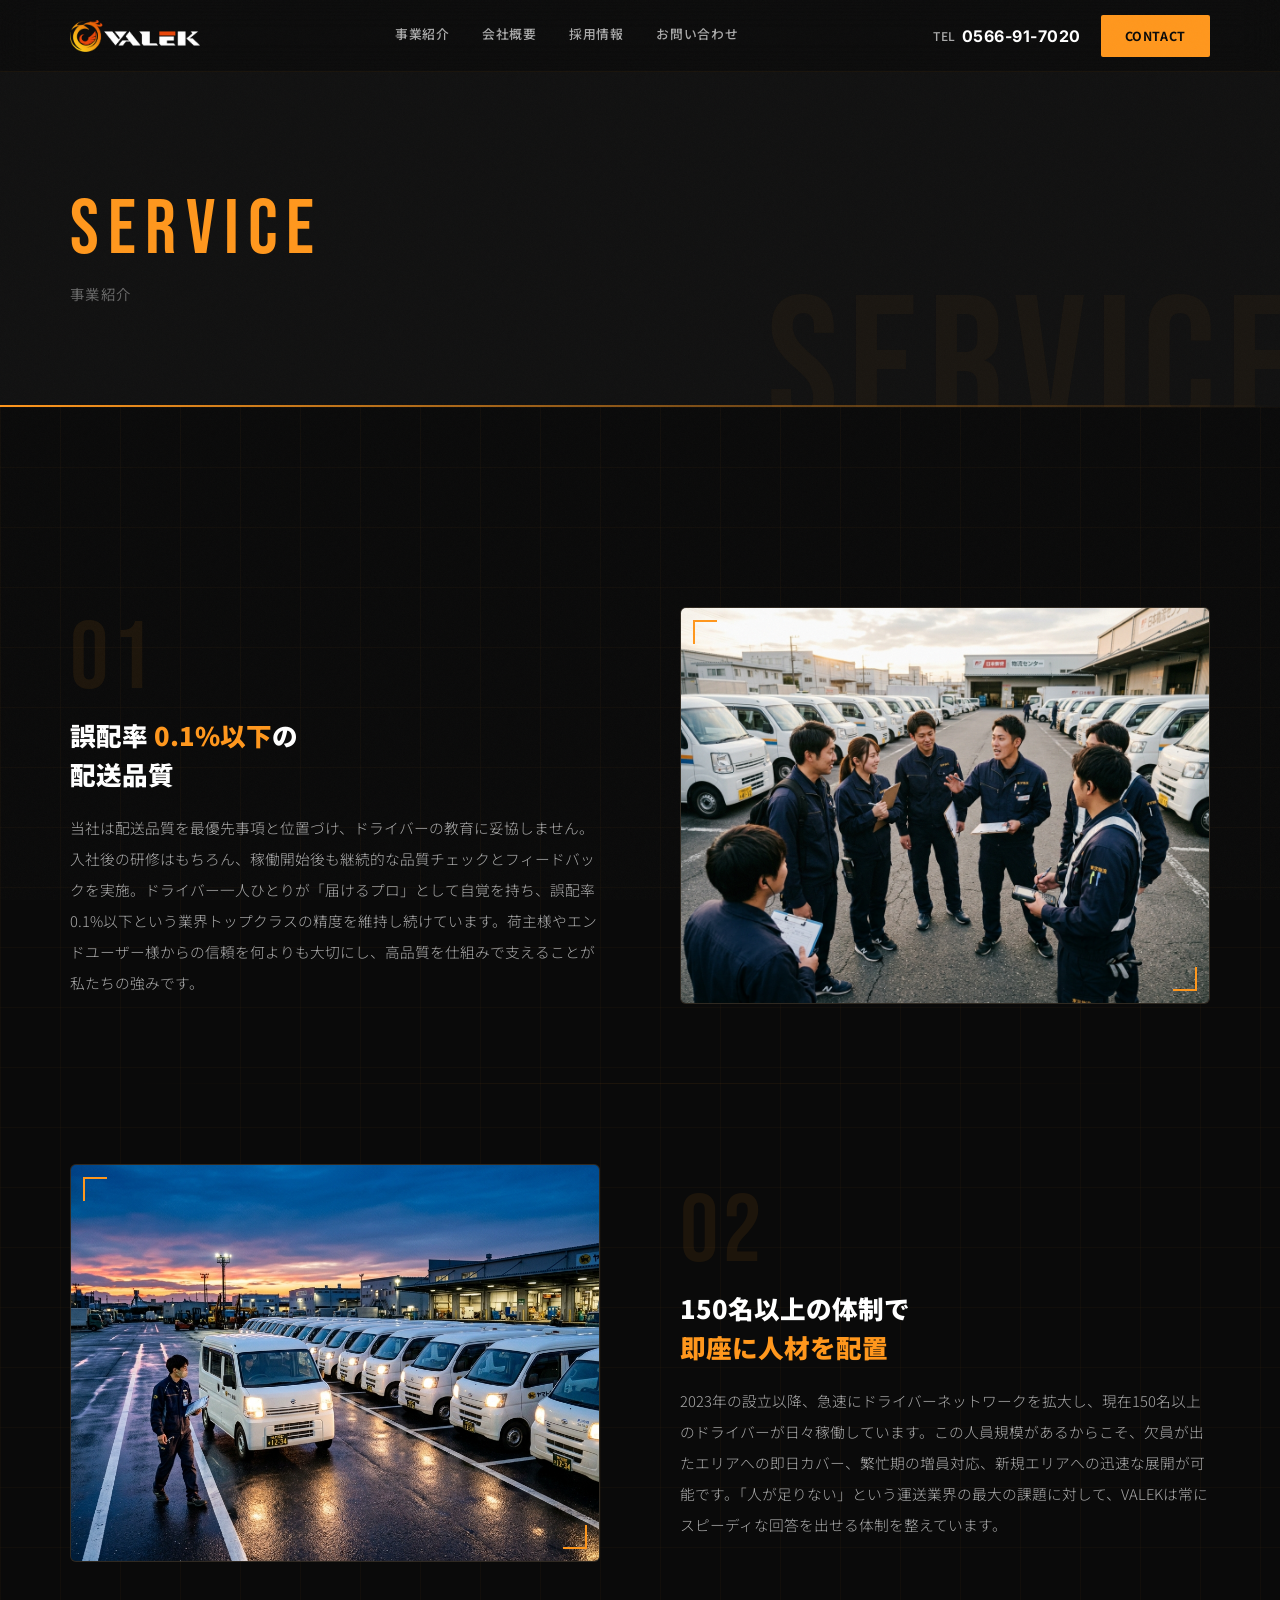
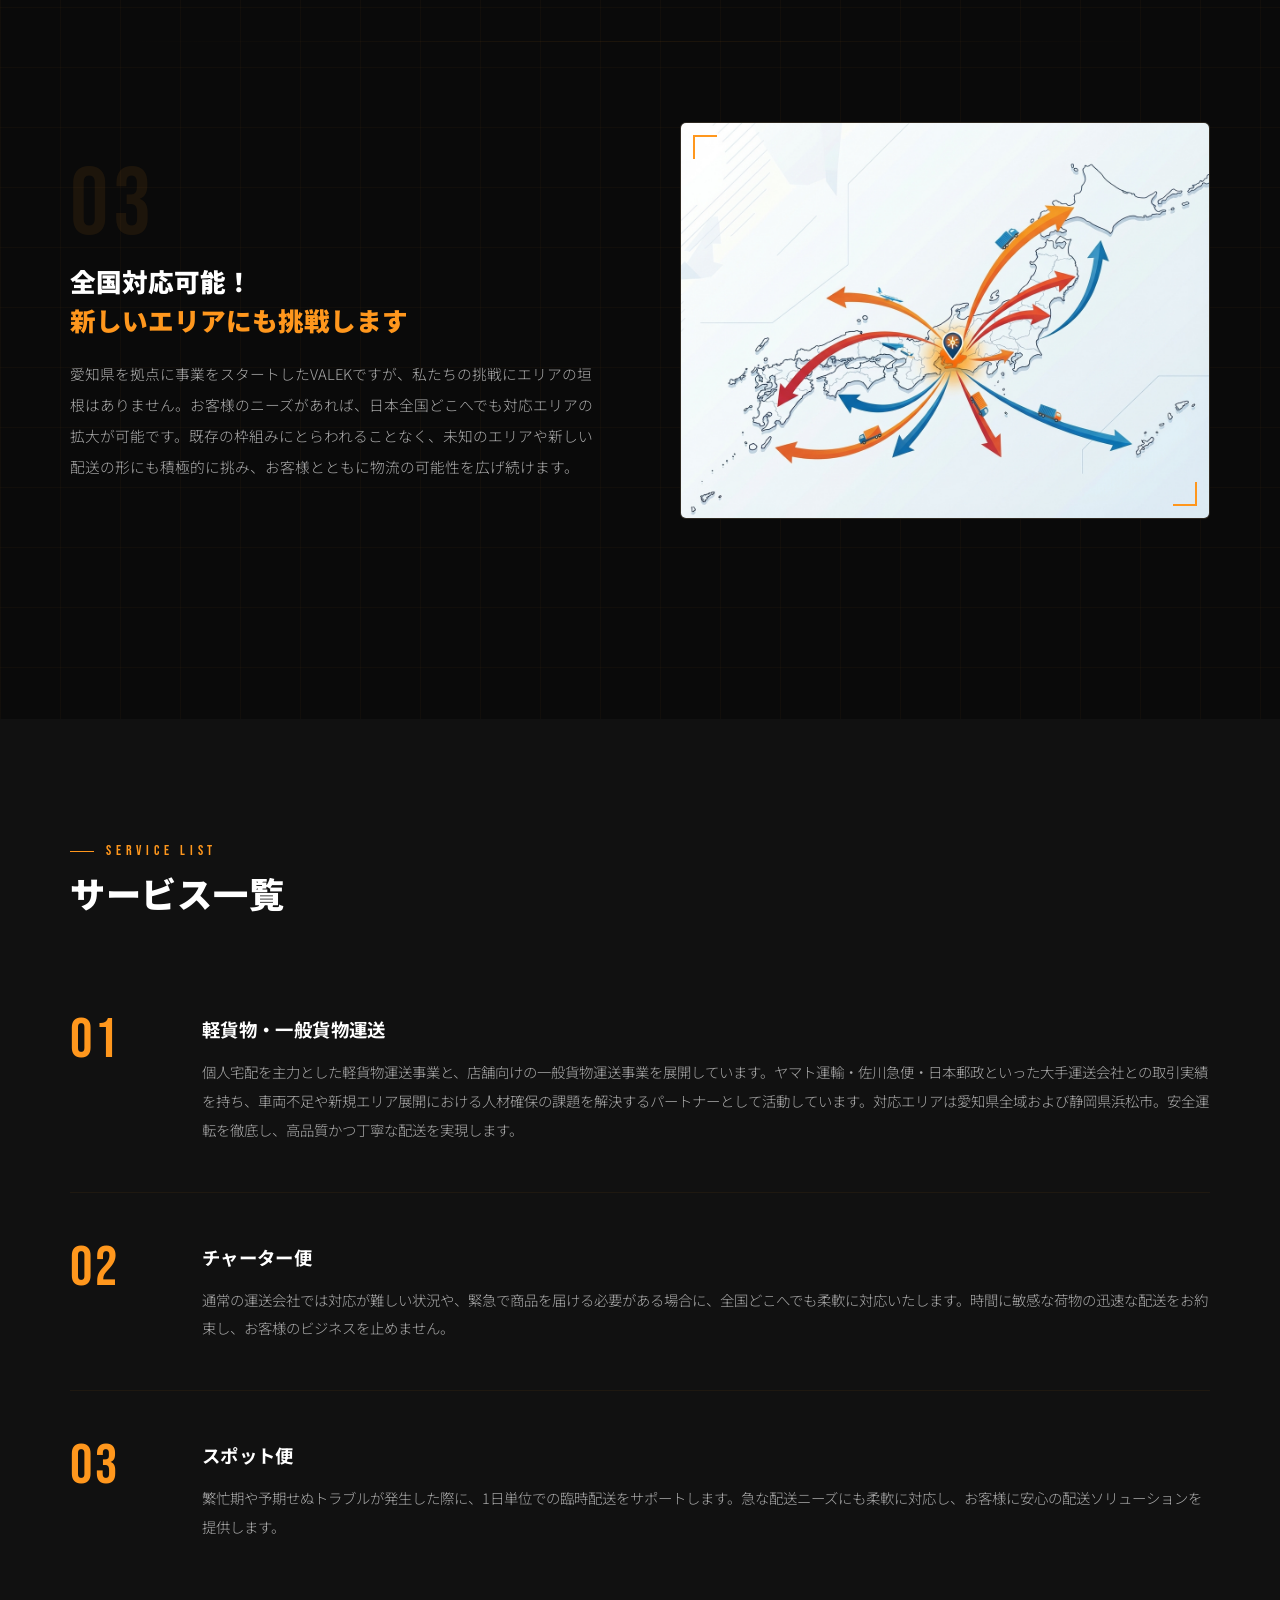
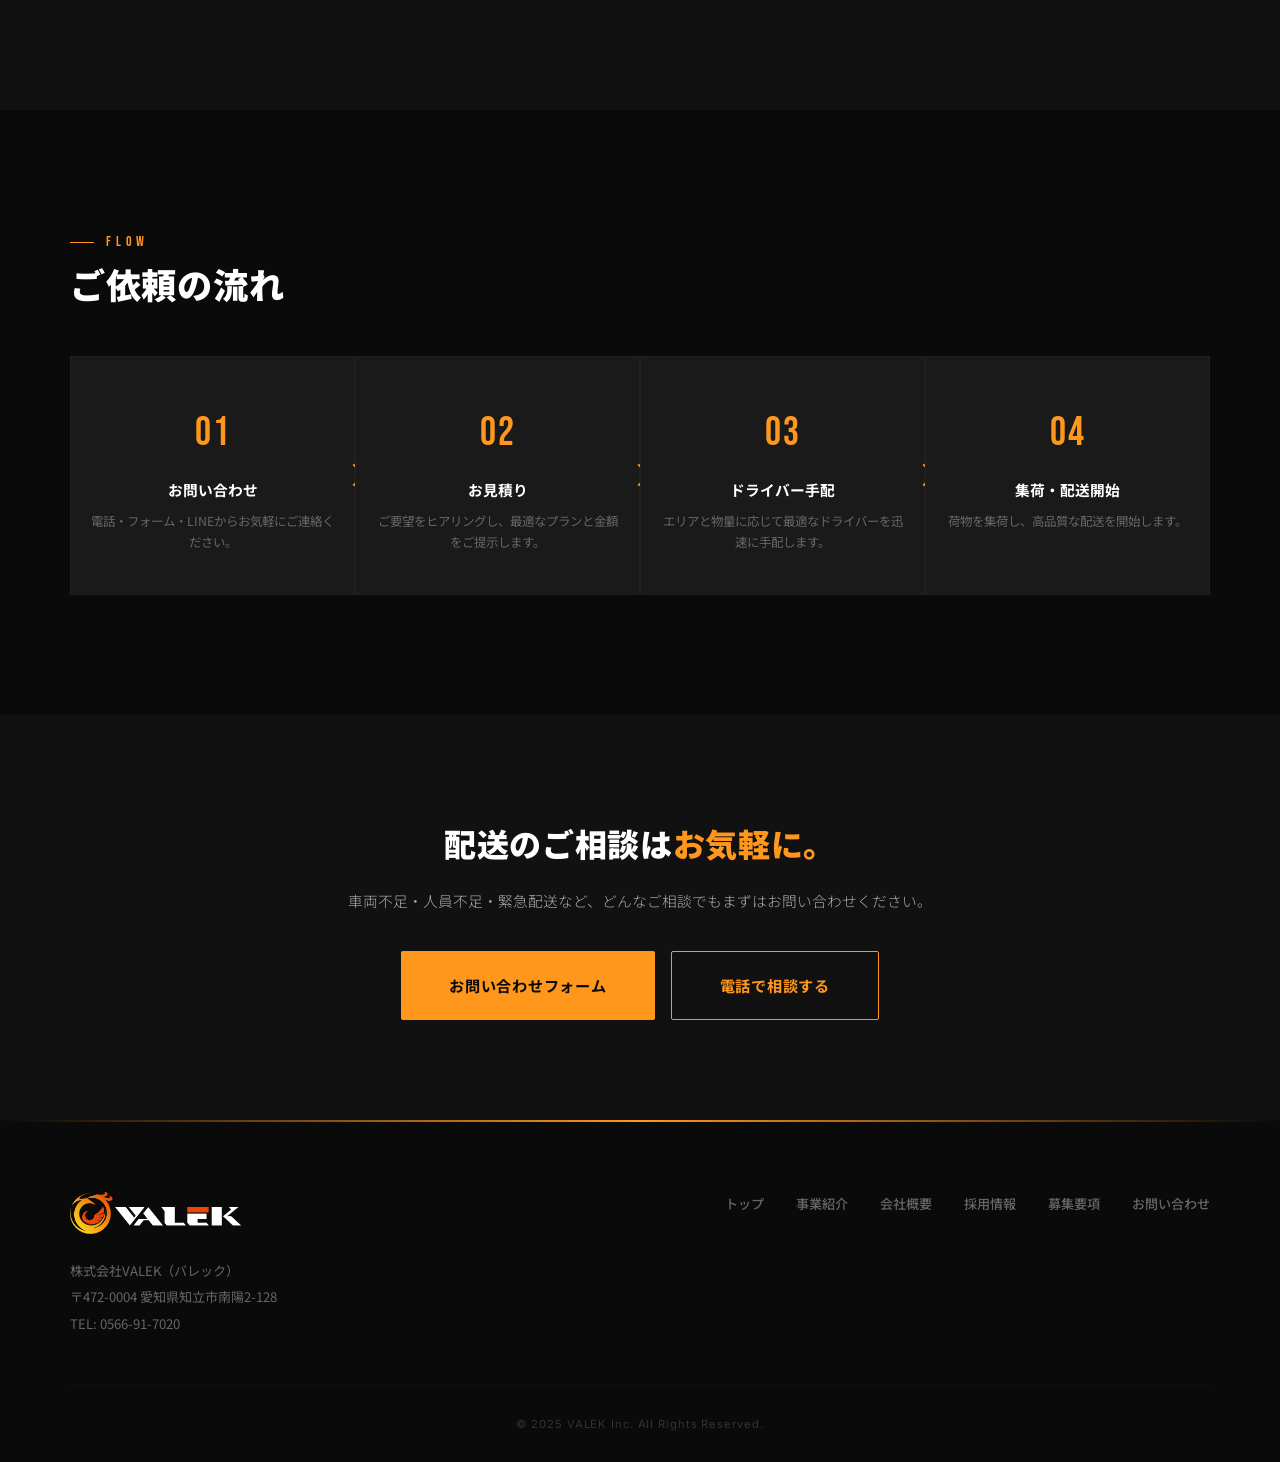
<file: service.html>
<!DOCTYPE html>
<html lang="ja">

<head>
    <meta charset="UTF-8">
    <meta name="viewport" content="width=device-width, initial-scale=1.0">
    <title>事業紹介｜株式会社VALEK</title>
    <meta name="description" content="軽貨物運送・一般貨物運送・チャーター便・スポット便。150名以上のドライバー体制と誤配率0.1%以下の品質で配送課題を解決します。">
    <link rel="stylesheet" href="css/style.css">
</head>

<body>

    <header class="header">
        <div class="header-bg"></div>
        <div class="container header-inner">
            <a href="index.html" class="header-logo"><img src="img/logo.png" alt="株式会社VALEK"></a>
            <nav class="header-nav">
                <a href="service.html">事業紹介</a>
                <a href="company.html">会社概要</a>
                <a href="recruit.html">採用情報</a>
                <a href="contact.html">お問い合わせ</a>
            </nav>
            <div class="header-actions">
                <a href="tel:0566917020" class="header-tel">TEL <span class="header-tel-number">0566-91-7020</span></a>
                <a href="contact.html" class="btn btn-orange header-contact-btn">CONTACT</a>
            </div>
            <button class="hamburger" id="hamburger" aria-label="メニュー"><span></span><span></span><span></span></button>
        </div>
    </header>
    <nav class="mobile-nav" id="mobileNav">
        <a href="service.html">事業紹介</a><a href="company.html">会社概要</a>
        <a href="recruit.html">採用情報</a><a href="contact.html">お問い合わせ</a>
    </nav>

    <!-- Page Hero -->
    <section class="page-hero">
        <div class="page-hero-bg-text">SERVICE</div>
        <div class="container">
            <div class="page-hero-en" data-fade="up">SERVICE</div>
            <div class="page-hero-ja" data-fade="up">事業紹介</div>
        </div>
    </section>

    <!-- Strength 01 -->
    <section class="section bg-darker grid-bg">
        <div class="container">
            <div class="strength-block">
                <div data-fade="left">
                    <div class="strength-num">01</div>
                    <h2 class="strength-title">誤配率 <span class="text-orange">0.1%以下</span>の<br>配送品質</h2>
                    <p class="strength-text">
                        当社は配送品質を最優先事項と位置づけ、ドライバーの教育に妥協しません。入社後の研修はもちろん、稼働開始後も継続的な品質チェックとフィードバックを実施。ドライバー一人ひとりが「届けるプロ」として自覚を持ち、誤配率0.1%以下という業界トップクラスの精度を維持し続けています。荷主様やエンドユーザー様からの信頼を何よりも大切にし、高品質を仕組みで支えることが私たちの強みです。
                    </p>
                </div>
                <div class="strength-image" data-fade="right">
                    <img src="img/strength-01.png" alt="誤配率0.1%以下の配送品質">
                </div>
            </div>

            <div class="strength-block reverse">
                <div data-fade="right">
                    <div class="strength-num">02</div>
                    <h2 class="strength-title">150名以上の体制で<br><span class="text-orange">即座に人材を配置</span></h2>
                    <p class="strength-text">
                        2023年の設立以降、急速にドライバーネットワークを拡大し、現在150名以上のドライバーが日々稼働しています。この人員規模があるからこそ、欠員が出たエリアへの即日カバー、繁忙期の増員対応、新規エリアへの迅速な展開が可能です。「人が足りない」という運送業界の最大の課題に対して、VALEKは常にスピーディな回答を出せる体制を整えています。
                    </p>
                </div>
                <div class="strength-image" data-fade="left">
                    <img src="img/strength-02.png" alt="150名以上の体制で即座に人材を配置">
                </div>
            </div>

            <div class="strength-block">
                <div data-fade="left">
                    <div class="strength-num">03</div>
                    <h2 class="strength-title">全国対応可能！<br><span class="text-orange">新しいエリアにも挑戦します</span></h2>
                    <p class="strength-text">
                        愛知県を拠点に事業をスタートしたVALEKですが、私たちの挑戦にエリアの垣根はありません。お客様のニーズがあれば、日本全国どこへでも対応エリアの拡大が可能です。既存の枠組みにとらわれることなく、未知のエリアや新しい配送の形にも積極的に挑み、お客様とともに物流の可能性を広げ続けます。
                    </p>
                </div>
                <div class="strength-image" data-fade="right">
                    <img src="img/strength-03.png" alt="全国対応可能・新しいエリアへの挑戦">
                </div>
            </div>
        </div>
    </section>

    <!-- Services -->
    <section class="section bg-dark">
        <div class="container">
            <div class="section-label" data-fade="up">Service List</div>
            <h2 class="section-heading" data-fade="up">サービス一覧</h2>

            <div class="service-item" data-fade="up">
                <div class="service-number">01</div>
                <div>
                    <h3 class="service-name">軽貨物・一般貨物運送</h3>
                    <p class="service-desc">
                        個人宅配を主力とした軽貨物運送事業と、店舗向けの一般貨物運送事業を展開しています。ヤマト運輸・佐川急便・日本郵政といった大手運送会社との取引実績を持ち、車両不足や新規エリア展開における人材確保の課題を解決するパートナーとして活動しています。対応エリアは愛知県全域および静岡県浜松市。安全運転を徹底し、高品質かつ丁寧な配送を実現します。
                    </p>
                </div>
            </div>
            <div class="service-item" data-fade="up">
                <div class="service-number">02</div>
                <div>
                    <h3 class="service-name">チャーター便</h3>
                    <p class="service-desc">
                        通常の運送会社では対応が難しい状況や、緊急で商品を届ける必要がある場合に、全国どこへでも柔軟に対応いたします。時間に敏感な荷物の迅速な配送をお約束し、お客様のビジネスを止めません。</p>
                </div>
            </div>
            <div class="service-item" data-fade="up">
                <div class="service-number">03</div>
                <div>
                    <h3 class="service-name">スポット便</h3>
                    <p class="service-desc">
                        繁忙期や予期せぬトラブルが発生した際に、1日単位での臨時配送をサポートします。急な配送ニーズにも柔軟に対応し、お客様に安心の配送ソリューションを提供します。</p>
                </div>
            </div>
        </div>
    </section>

    <!-- Flow -->
    <section class="section bg-darker">
        <div class="container">
            <div class="section-label" data-fade="up">Flow</div>
            <h2 class="section-heading" data-fade="up">ご依頼の流れ</h2>
            <div class="flow-grid" data-stagger>
                <div class="flow-step" data-fade="up">
                    <div class="flow-step-num">01</div>
                    <div class="flow-step-title">お問い合わせ</div>
                    <div class="flow-step-text">電話・フォーム・LINEからお気軽にご連絡ください。</div>
                </div>
                <div class="flow-step" data-fade="up">
                    <div class="flow-step-num">02</div>
                    <div class="flow-step-title">お見積り</div>
                    <div class="flow-step-text">ご要望をヒアリングし、最適なプランと金額をご提示します。</div>
                </div>
                <div class="flow-step" data-fade="up">
                    <div class="flow-step-num">03</div>
                    <div class="flow-step-title">ドライバー手配</div>
                    <div class="flow-step-text">エリアと物量に応じて最適なドライバーを迅速に手配します。</div>
                </div>
                <div class="flow-step" data-fade="up">
                    <div class="flow-step-num">04</div>
                    <div class="flow-step-title">集荷・配送開始</div>
                    <div class="flow-step-text">荷物を集荷し、高品質な配送を開始します。</div>
                </div>
            </div>
        </div>
    </section>

    <!-- CTA -->
    <section class="cta-section cta-section-dark">
        <div class="container">
            <h2 class="cta-heading" data-fade="up">配送のご相談は<span class="text-orange">お気軽に。</span></h2>
            <p class="cta-sub" data-fade="up">車両不足・人員不足・緊急配送など、どんなご相談でもまずはお問い合わせください。</p>
            <div class="cta-buttons" data-fade="up">
                <a href="contact.html" class="btn btn-orange btn-lg">お問い合わせフォーム</a>
                <a href="tel:0566917020" class="btn btn-outline btn-lg">電話で相談する</a>
            </div>
        </div>
    </section>

    <footer class="footer">
        <div class="container">
            <div class="footer-inner">
                <div>
                    <div class="footer-logo"><img src="img/logo.png" alt="株式会社VALEK"></div>
                    <div class="footer-info">株式会社VALEK（バレック）<br>〒472-0004 愛知県知立市南陽2-128<br>TEL: 0566-91-7020</div>
                </div>
                <nav class="footer-nav">
                    <a href="index.html">トップ</a><a href="service.html">事業紹介</a><a href="company.html">会社概要</a>
                    <a href="recruit.html">採用情報</a><a href="recruit/detail.html">募集要項</a><a
                        href="contact.html">お問い合わせ</a>
                </nav>
            </div>
            <div class="footer-copy">&copy; 2025 VALEK Inc. All Rights Reserved.</div>
        </div>
    </footer>
    <script src="js/main.js"></script>
</body>

</html>
</file>
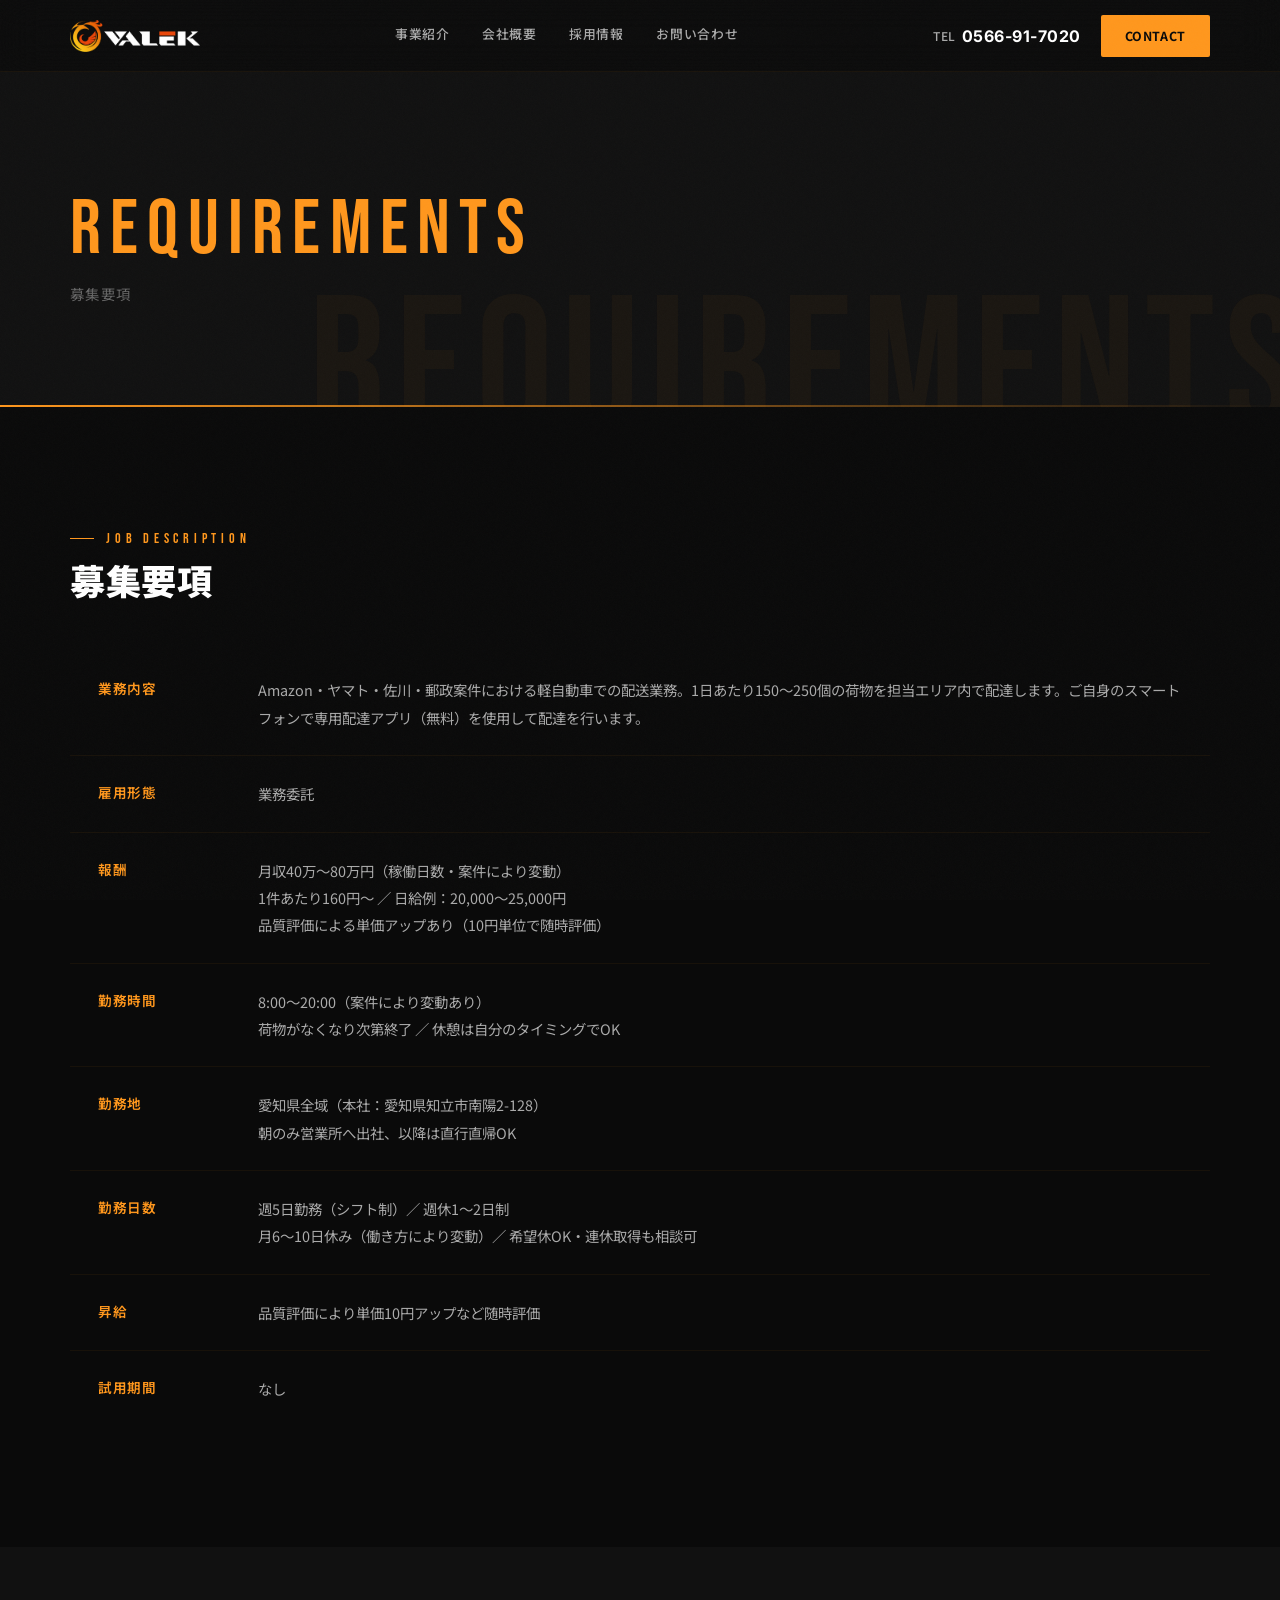
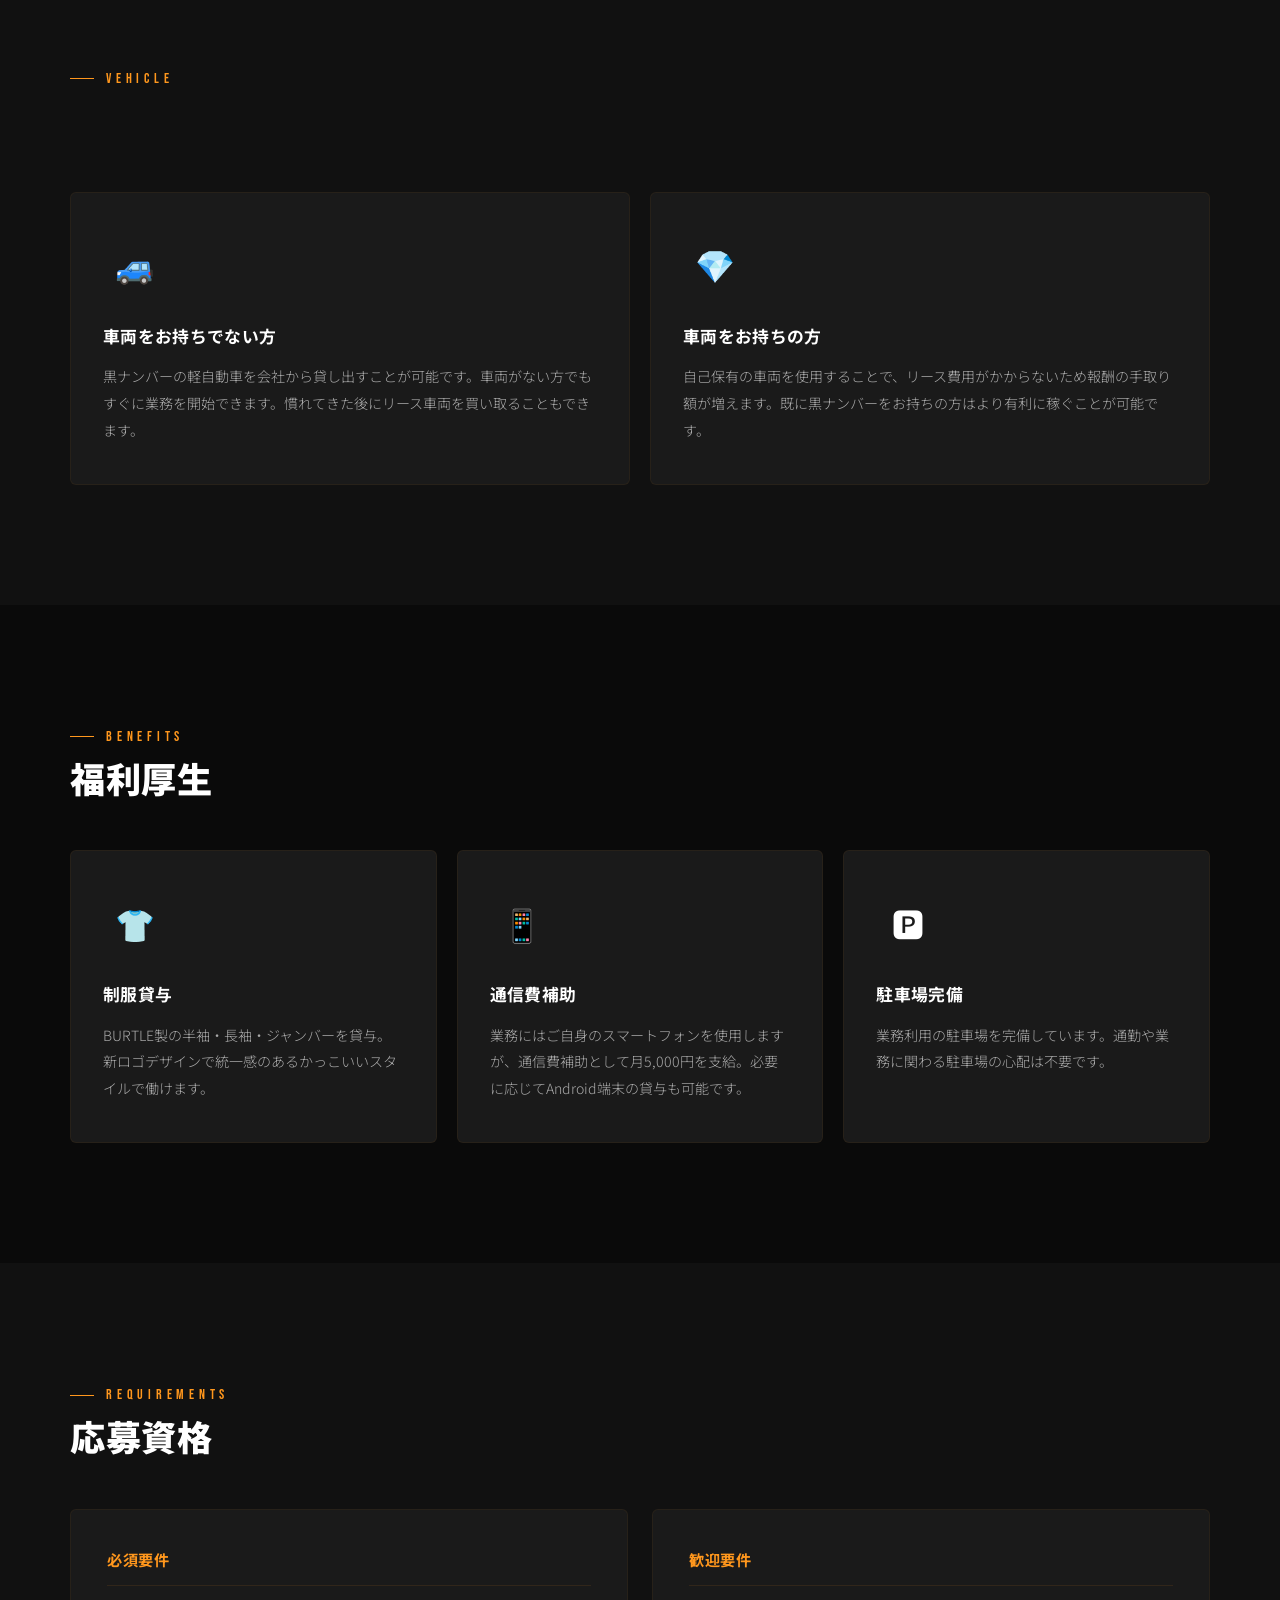
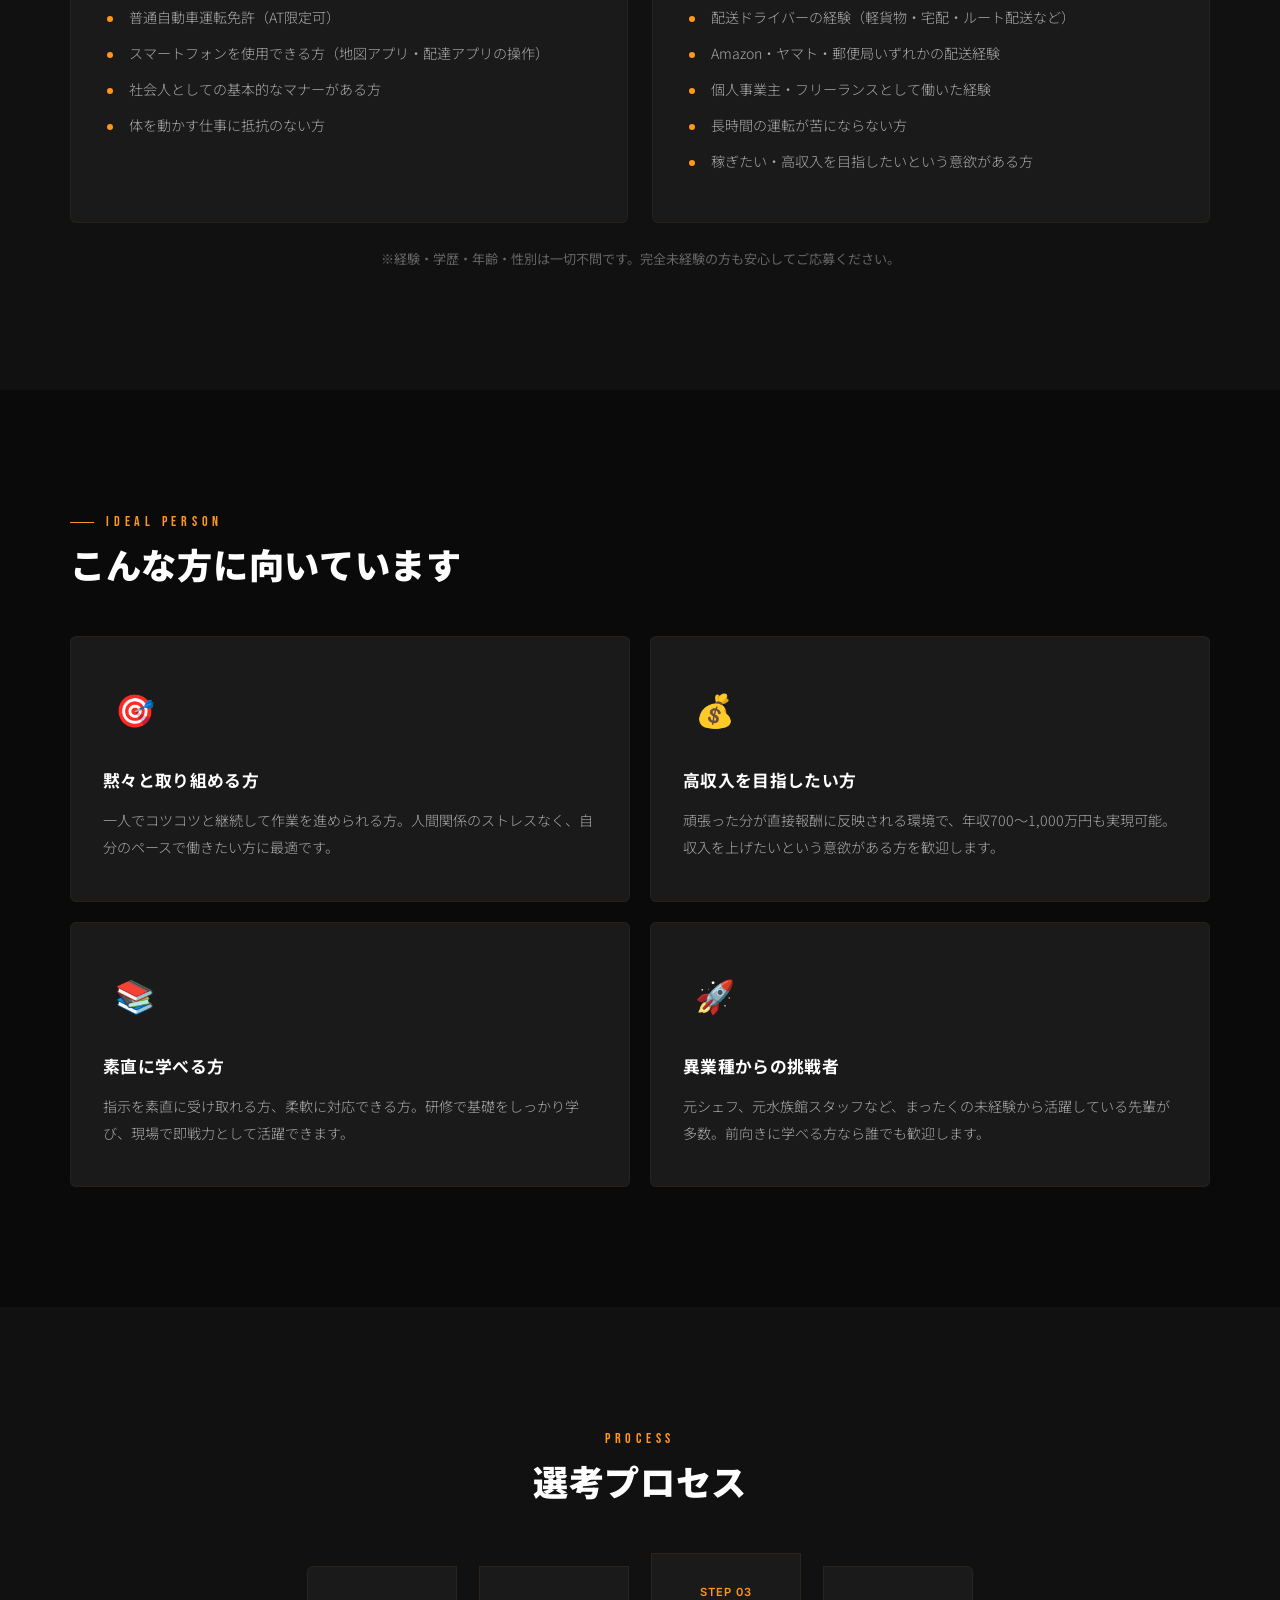
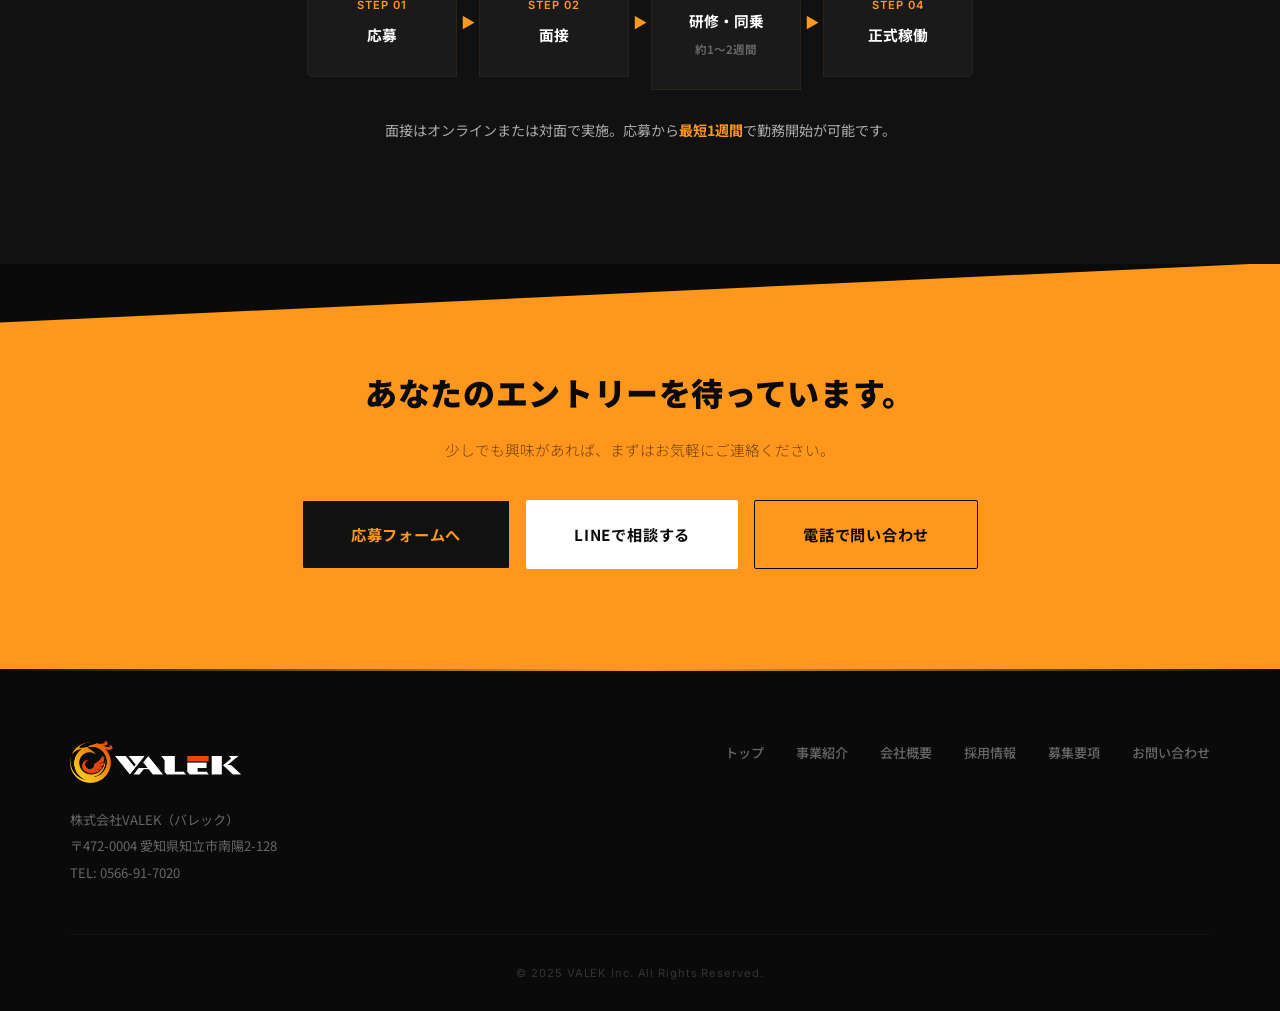
<file: recruit/detail.html>
<!DOCTYPE html>
<html lang="ja">

<head>
    <meta charset="UTF-8">
    <meta name="viewport" content="width=device-width, initial-scale=1.0">
    <title>募集要項｜採用情報｜株式会社VALEK</title>
    <meta name="description" content="株式会社VALEKの軽貨物ドライバー募集要項。業務委託、月収40〜80万円、未経験歓迎。">
    <link rel="stylesheet" href="../css/style.css">
</head>

<body>

    <header class="header">
        <div class="header-bg"></div>
        <div class="container header-inner">
            <a href="../index.html" class="header-logo"><img src="../img/logo.png" alt="株式会社VALEK"></a>
            <nav class="header-nav">
                <a href="../service.html">事業紹介</a><a href="../company.html">会社概要</a>
                <a href="../recruit.html">採用情報</a><a href="../contact.html">お問い合わせ</a>
            </nav>
            <div class="header-actions">
                <a href="tel:0566917020" class="header-tel">TEL <span class="header-tel-number">0566-91-7020</span></a>
                <a href="../contact.html" class="btn btn-orange header-contact-btn">CONTACT</a>
            </div>
            <button class="hamburger" id="hamburger" aria-label="メニュー"><span></span><span></span><span></span></button>
        </div>
    </header>
    <nav class="mobile-nav" id="mobileNav">
        <a href="../service.html">事業紹介</a><a href="../company.html">会社概要</a>
        <a href="../recruit.html">採用情報</a><a href="../contact.html">お問い合わせ</a>
    </nav>

    <section class="page-hero">
        <div class="page-hero-bg-text">REQUIREMENTS</div>
        <div class="container">
            <div class="page-hero-en" data-fade="up">REQUIREMENTS</div>
            <div class="page-hero-ja" data-fade="up">募集要項</div>
        </div>
    </section>

    <!-- Table -->
    <section class="section bg-darker">
        <div class="container">
            <div class="section-label" data-fade="up">Job Description</div>
            <h2 class="section-heading" data-fade="up">募集要項</h2>
            <div data-fade="up">
                <table class="recruit-table">
                    <tr>
                        <th>業務内容</th>
                        <td>Amazon・ヤマト・佐川・郵政案件における軽自動車での配送業務。1日あたり150〜250個の荷物を担当エリア内で配達します。ご自身のスマートフォンで専用配達アプリ（無料）を使用して配達を行います。
                        </td>
                    </tr>
                    <tr>
                        <th>雇用形態</th>
                        <td>業務委託</td>
                    </tr>
                    <tr>
                        <th>報酬</th>
                        <td>月収40万〜80万円（稼働日数・案件により変動）<br>1件あたり160円〜 ／ 日給例：20,000〜25,000円<br>品質評価による単価アップあり（10円単位で随時評価）
                        </td>
                    </tr>
                    <tr>
                        <th>勤務時間</th>
                        <td>8:00〜20:00（案件により変動あり）<br>荷物がなくなり次第終了 ／ 休憩は自分のタイミングでOK</td>
                    </tr>
                    <tr>
                        <th>勤務地</th>
                        <td>愛知県全域（本社：愛知県知立市南陽2-128）<br>朝のみ営業所へ出社、以降は直行直帰OK</td>
                    </tr>
                    <tr>
                        <th>勤務日数</th>
                        <td>週5日勤務（シフト制）／ 週休1〜2日制<br>月6〜10日休み（働き方により変動）／ 希望休OK・連休取得も相談可</td>
                    </tr>
                    <tr>
                        <th>昇給</th>
                        <td>品質評価により単価10円アップなど随時評価</td>
                    </tr>
                    <tr>
                        <th>試用期間</th>
                        <td>なし</td>
                    </tr>
                </table>
            </div>
        </div>
    </section>

    <!-- Vehicle -->
    <section class="section bg-dark">
        <div class="container">
            <div class="section-label" data-fade="up">Vehicle</div>
            <h2 class="section-heading" data-fade="up">車両について</h2>
            <div class="cards-grid detail-grid-2" data-stagger>
                <div class="card" data-fade="up">
                    <div class="card-icon">🚙</div>
                    <h3 class="card-title">車両をお持ちでない方</h3>
                    <p class="card-text">黒ナンバーの軽自動車を会社から貸し出すことが可能です。車両がない方でもすぐに業務を開始できます。慣れてきた後にリース車両を買い取ることもできます。</p>
                </div>
                <div class="card" data-fade="up">
                    <div class="card-icon">💎</div>
                    <h3 class="card-title">車両をお持ちの方</h3>
                    <p class="card-text">自己保有の車両を使用することで、リース費用がかからないため報酬の手取り額が増えます。既に黒ナンバーをお持ちの方はより有利に稼ぐことが可能です。</p>
                </div>
            </div>
        </div>
    </section>

    <!-- Benefits -->
    <section class="section bg-darker">
        <div class="container">
            <div class="section-label" data-fade="up">Benefits</div>
            <h2 class="section-heading" data-fade="up">福利厚生</h2>
            <div class="cards-grid detail-grid-3" data-stagger>
                <div class="card" data-fade="up">
                    <div class="card-icon">👕</div>
                    <h3 class="card-title">制服貸与</h3>
                    <p class="card-text">BURTLE製の半袖・長袖・ジャンバーを貸与。新ロゴデザインで統一感のあるかっこいいスタイルで働けます。</p>
                </div>
                <div class="card" data-fade="up">
                    <div class="card-icon">📱</div>
                    <h3 class="card-title">通信費補助</h3>
                    <p class="card-text">業務にはご自身のスマートフォンを使用しますが、通信費補助として月5,000円を支給。必要に応じてAndroid端末の貸与も可能です。</p>
                </div>
                <div class="card" data-fade="up">
                    <div class="card-icon">🅿️</div>
                    <h3 class="card-title">駐車場完備</h3>
                    <p class="card-text">業務利用の駐車場を完備しています。通勤や業務に関わる駐車場の心配は不要です。</p>
                </div>
            </div>
        </div>
    </section>

    <!-- Requirements -->
    <section class="section bg-dark">
        <div class="container">
            <div class="section-label" data-fade="up">Requirements</div>
            <h2 class="section-heading" data-fade="up">応募資格</h2>
            <div class="req-grid" data-stagger>
                <div class="req-box" data-fade="up">
                    <div class="req-box-title">必須要件</div>
                    <ul class="req-list">
                        <li>普通自動車運転免許（AT限定可）</li>
                        <li>スマートフォンを使用できる方（地図アプリ・配達アプリの操作）</li>
                        <li>社会人としての基本的なマナーがある方</li>
                        <li>体を動かす仕事に抵抗のない方</li>
                    </ul>
                </div>
                <div class="req-box" data-fade="up">
                    <div class="req-box-title">歓迎要件</div>
                    <ul class="req-list">
                        <li>配送ドライバーの経験（軽貨物・宅配・ルート配送など）</li>
                        <li>Amazon・ヤマト・郵便局いずれかの配送経験</li>
                        <li>個人事業主・フリーランスとして働いた経験</li>
                        <li>長時間の運転が苦にならない方</li>
                        <li>稼ぎたい・高収入を目指したいという意欲がある方</li>
                    </ul>
                </div>
            </div>
            <p class="section-footnote detail-footnote-tight" data-fade="up">
                ※経験・学歴・年齢・性別は一切不問です。完全未経験の方も安心してご応募ください。
            </p>
        </div>
    </section>

    <!-- Persona -->
    <section class="section bg-darker">
        <div class="container">
            <div class="section-label" data-fade="up">Ideal Person</div>
            <h2 class="section-heading" data-fade="up">こんな方に向いています</h2>
            <div class="cards-grid detail-grid-2" data-stagger>
                <div class="card" data-fade="up">
                    <div class="card-icon">🎯</div>
                    <h3 class="card-title">黙々と取り組める方</h3>
                    <p class="card-text">一人でコツコツと継続して作業を進められる方。人間関係のストレスなく、自分のペースで働きたい方に最適です。</p>
                </div>
                <div class="card" data-fade="up">
                    <div class="card-icon">💰</div>
                    <h3 class="card-title">高収入を目指したい方</h3>
                    <p class="card-text">頑張った分が直接報酬に反映される環境で、年収700〜1,000万円も実現可能。収入を上げたいという意欲がある方を歓迎します。</p>
                </div>
                <div class="card" data-fade="up">
                    <div class="card-icon">📚</div>
                    <h3 class="card-title">素直に学べる方</h3>
                    <p class="card-text">指示を素直に受け取れる方、柔軟に対応できる方。研修で基礎をしっかり学び、現場で即戦力として活躍できます。</p>
                </div>
                <div class="card" data-fade="up">
                    <div class="card-icon">🚀</div>
                    <h3 class="card-title">異業種からの挑戦者</h3>
                    <p class="card-text">元シェフ、元水族館スタッフなど、まったくの未経験から活躍している先輩が多数。前向きに学べる方なら誰でも歓迎します。</p>
                </div>
            </div>
        </div>
    </section>

    <!-- Selection Process -->
    <section class="section bg-dark">
        <div class="container text-center">
            <div class="section-label" data-fade="up">Process</div>
            <h2 class="section-heading" data-fade="up">選考プロセス</h2>
            <div class="selection-flow" data-stagger>
                <div class="selection-step" data-fade="up">
                    <div class="selection-step-num">STEP 01</div>
                    <div class="selection-step-text">応募</div>
                </div>
                <div class="selection-arrow" data-fade="up">▶</div>
                <div class="selection-step" data-fade="up">
                    <div class="selection-step-num">STEP 02</div>
                    <div class="selection-step-text">面接</div>
                </div>
                <div class="selection-arrow" data-fade="up">▶</div>
                <div class="selection-step" data-fade="up">
                    <div class="selection-step-num">STEP 03</div>
                    <div class="selection-step-text">研修・同乗<br><small class="selection-step-sub">約1〜2週間</small></div>
                </div>
                <div class="selection-arrow" data-fade="up">▶</div>
                <div class="selection-step" data-fade="up">
                    <div class="selection-step-num">STEP 04</div>
                    <div class="selection-step-text">正式稼働</div>
                </div>
            </div>
            <p class="detail-process-note" data-fade="up">
                面接はオンラインまたは対面で実施。応募から<span class="text-orange detail-process-accent">最短1週間</span>で勤務開始が可能です。
            </p>
        </div>
    </section>

    <!-- CTA -->
    <section class="cta-section cta-section-orange">
        <div class="container">
            <h2 class="cta-heading" data-fade="up">あなたのエントリーを待っています。</h2>
            <p class="cta-sub" data-fade="up">少しでも興味があれば、まずはお気軽にご連絡ください。</p>
            <div class="cta-buttons" data-fade="up">
                <a href="../contact.html" class="btn btn-dark btn-lg">応募フォームへ</a>
                <a href="#" class="btn btn-white btn-lg">LINEで相談する</a>
                <a href="tel:0566917020" class="btn btn-outline-dark btn-lg">電話で問い合わせ</a>
            </div>
        </div>
    </section>

    <footer class="footer">
        <div class="container">
            <div class="footer-inner">
                <div>
                    <div class="footer-logo"><img src="../img/logo.png" alt="株式会社VALEK"></div>
                    <div class="footer-info">株式会社VALEK（バレック）<br>〒472-0004 愛知県知立市南陽2-128<br>TEL: 0566-91-7020</div>
                </div>
                <nav class="footer-nav">
                    <a href="../index.html">トップ</a><a href="../service.html">事業紹介</a><a href="../company.html">会社概要</a>
                    <a href="../recruit.html">採用情報</a><a href="detail.html">募集要項</a><a href="../contact.html">お問い合わせ</a>
                </nav>
            </div>
            <div class="footer-copy">&copy; 2025 VALEK Inc. All Rights Reserved.</div>
        </div>
    </footer>
    <script src="../js/main.js"></script>
</body>

</html>
</file>
<file: css/style.css>
/* ============================================
   VALEK - Professional Design System
   Black(#111) × Orange(#FF971D) × Dark
   ============================================ */

/* ---------- Fonts ---------- */
@import url('https://fonts.googleapis.com/css2?family=Inter:wght@300;400;500;600;700;800;900&family=Noto+Sans+JP:wght@300;400;500;700;900&family=Bebas+Neue&display=swap');

/* ---------- Custom Properties ---------- */
:root {
    --c-bg: #0a0a0a;
    --c-surface: #111111;
    --c-surface-2: #1a1a1a;
    --c-surface-3: #222222;
    --c-orange: #FF971D;
    --c-orange-dark: #e0850f;
    --c-orange-glow: rgba(255, 151, 29, 0.15);
    --c-white: #ffffff;
    --c-gray-100: #f0f0f0;
    --c-gray-300: #aaaaaa;
    --c-gray-500: #666666;
    --c-gray-700: #333333;
    --c-gray-900: #1a1a1a;
    --font-en: 'Inter', sans-serif;
    --font-ja: 'Noto Sans JP', sans-serif;
    --font-display: 'Bebas Neue', sans-serif;
    --header-h: 72px;
    --ease-out-expo: cubic-bezier(0.16, 1, 0.3, 1);
    --ease-out-quart: cubic-bezier(0.25, 1, 0.5, 1);
    --hero-panel: rgba(10, 10, 10, 0.56);
}

/* ---------- Reset ---------- */
*,
*::before,
*::after {
    margin: 0;
    padding: 0;
    box-sizing: border-box;
}

html {
    scroll-behavior: smooth;
    font-size: 16px;
    scrollbar-width: thin;
    scrollbar-color: var(--c-orange) var(--c-surface);
}

::-webkit-scrollbar {
    width: 6px;
}

::-webkit-scrollbar-track {
    background: var(--c-surface);
}

::-webkit-scrollbar-thumb {
    background: var(--c-orange);
    border-radius: 3px;
}

body {
    font-family: var(--font-ja);
    background: var(--c-bg);
    color: var(--c-white);
    line-height: 1.8;
    -webkit-font-smoothing: antialiased;
    -moz-osx-font-smoothing: grayscale;
    overflow-x: hidden;
}

/* Noise texture overlay */
body::before {
    content: "";
    position: fixed;
    inset: 0;
    z-index: 9999;
    pointer-events: none;
    opacity: 0.025;
    background-image: url("data:image/svg+xml,%3Csvg viewBox='0 0 256 256' xmlns='http://www.w3.org/2000/svg'%3E%3Cfilter id='noise'%3E%3CfeTurbulence type='fractalNoise' baseFrequency='0.9' numOctaves='4' stitchTiles='stitch'/%3E%3C/filter%3E%3Crect width='100%25' height='100%25' filter='url(%23noise)' opacity='1'/%3E%3C/svg%3E");
    background-repeat: repeat;
    background-size: 128px 128px;
}

a {
    color: var(--c-orange);
    text-decoration: none;
    transition: all 0.3s var(--ease-out-quart);
}

a:hover {
    opacity: 0.8;
}

a:focus-visible,
button:focus-visible {
    outline: 2px solid var(--c-orange);
    outline-offset: 3px;
}

img {
    max-width: 100%;
    height: auto;
    display: block;
}

ul {
    list-style: none;
}

::selection {
    background: var(--c-orange);
    color: var(--c-bg);
}

/* ---------- Utility ---------- */
.container {
    width: 90%;
    max-width: 1140px;
    margin: 0 auto;
}

.section {
    padding: 120px 0;
    position: relative;
}

.section-label {
    font-family: var(--font-display);
    font-size: 0.85rem;
    letter-spacing: 0.35em;
    color: var(--c-orange);
    text-transform: uppercase;
    margin-bottom: 4px;
    display: flex;
    align-items: center;
    gap: 12px;
}

.section-label::before {
    content: "";
    display: block;
    width: 24px;
    height: 1px;
    background: var(--c-orange);
}

.section-heading {
    font-family: var(--font-ja);
    font-size: clamp(1.6rem, 3vw, 2.2rem);
    font-weight: 900;
    margin-bottom: 48px;
    line-height: 1.4;
    letter-spacing: 0.02em;
}

.text-orange {
    color: var(--c-orange);
}

.text-center {
    text-align: center;
}

.text-center .section-label {
    justify-content: center;
}

.text-center .section-label::before {
    display: none;
}

.bg-dark {
    background: var(--c-surface);
}

.bg-darker {
    background: var(--c-bg);
}

/* ---------- Motion Base ---------- */
[data-fade] {
    opacity: 0;
    transform: translateY(32px);
    transition: opacity 0.8s var(--ease-out-expo), transform 0.8s var(--ease-out-expo);
}

[data-fade="up"].is-visible {
    opacity: 1;
    transform: translateY(0);
}

[data-fade="left"] {
    transform: translateX(-32px);
}

[data-fade="left"].is-visible {
    opacity: 1;
    transform: translateX(0);
}

[data-fade="right"] {
    transform: translateX(32px);
}

[data-fade="right"].is-visible {
    opacity: 1;
    transform: translateX(0);
}

[data-fade="scale"] {
    transform: scale(0.96);
}

[data-fade="scale"].is-visible {
    opacity: 1;
    transform: scale(1);
}

/* Subtle grid background */
.grid-bg {
    background-image:
        linear-gradient(rgba(255, 151, 29, 0.03) 1px, transparent 1px),
        linear-gradient(90deg, rgba(255, 151, 29, 0.03) 1px, transparent 1px);
    background-size: 60px 60px;
}

/* ---------- Buttons ---------- */
.btn {
    display: inline-flex;
    align-items: center;
    justify-content: center;
    gap: 8px;
    padding: 16px 36px;
    border-radius: 2px;
    font-weight: 700;
    font-size: 0.88rem;
    font-family: var(--font-ja);
    text-align: center;
    transition: all 0.4s var(--ease-out-expo);
    cursor: pointer;
    border: none;
    position: relative;
    overflow: hidden;
    letter-spacing: 0.05em;
}

/* Shimmer effect */
.btn::after {
    content: "";
    position: absolute;
    top: 0;
    left: -100%;
    width: 48%;
    height: 100%;
    background: linear-gradient(90deg, transparent, rgba(255, 255, 255, 0.1), transparent);
    transition: left 0.6s var(--ease-out-expo);
}

.btn:hover::after {
    left: 120%;
}

.btn-orange {
    background: var(--c-orange);
    color: var(--c-bg);
}

.btn-orange:hover {
    background: #ffab47;
    opacity: 1;
    transform: translateY(-2px);
    box-shadow: 0 8px 32px rgba(255, 151, 29, 0.3);
}

.btn-outline {
    background: transparent;
    color: var(--c-orange);
    border: 1.5px solid var(--c-orange);
}

.btn-outline:hover {
    background: var(--c-orange);
    color: var(--c-bg);
    opacity: 1;
    transform: translateY(-2px);
}

.btn-white {
    background: var(--c-white);
    color: var(--c-bg);
}

.btn-white:hover {
    opacity: 1;
    transform: translateY(-2px);
    box-shadow: 0 8px 32px rgba(255, 255, 255, 0.15);
}

.btn-dark {
    background: var(--c-surface);
    color: var(--c-orange);
    border: 1.5px solid var(--c-orange);
}

.btn-dark:hover {
    background: var(--c-orange);
    color: var(--c-bg);
    opacity: 1;
}

.btn-outline-dark {
    background: transparent;
    color: var(--c-bg);
    border: 1.5px solid var(--c-bg);
}

.btn-outline-dark:hover {
    background: var(--c-bg);
    color: var(--c-orange);
    opacity: 1;
}

.btn-lg {
    padding: 20px 48px;
    font-size: 0.95rem;
}

.btn-icon-arrow::after {
    content: "→";
    display: inline-block;
    transition: transform 0.3s var(--ease-out-expo);
}

.btn-icon-arrow:hover::after {
    transform: translateX(4px);
}

/* ---------- Progress Bar (scroll) ---------- */
.scroll-progress {
    position: fixed;
    top: 0;
    left: 0;
    height: 2px;
    background: linear-gradient(90deg, var(--c-orange), #ffab47);
    z-index: 10000;
    width: 0%;
    transition: width 0.1s linear;
}

/* ---------- Back To Top ---------- */
.back-to-top {
    position: fixed;
    right: 20px;
    bottom: calc(env(safe-area-inset-bottom, 0px) + 18px);
    width: 46px;
    height: 46px;
    border-radius: 50%;
    border: 1px solid rgba(255, 151, 29, 0.42);
    background: rgba(10, 10, 10, 0.86);
    color: var(--c-orange);
    font-size: 1.1rem;
    line-height: 1;
    display: inline-flex;
    align-items: center;
    justify-content: center;
    box-shadow: 0 10px 24px rgba(0, 0, 0, 0.32);
    z-index: 1150;
    opacity: 0;
    visibility: hidden;
    transform: translateY(8px);
    transition: opacity 0.24s ease, transform 0.24s var(--ease-out-expo), visibility 0.24s ease;
}

.back-to-top.is-visible {
    opacity: 1;
    visibility: visible;
    transform: translateY(0);
}

.back-to-top:hover {
    background: var(--c-orange);
    color: var(--c-bg);
}

/* ---------- Custom Cursor ---------- */
.custom-cursor {
    position: fixed;
    top: 0;
    left: 0;
    width: 22px;
    height: 22px;
    border-radius: 50%;
    border: 1.5px solid rgba(255, 151, 29, 0.95);
    background: rgba(255, 151, 29, 0.18);
    box-shadow: 0 0 18px rgba(255, 151, 29, 0.25);
    pointer-events: none;
    z-index: 12000;
    opacity: 0;
    transform: translate(-50%, -50%) scale(0.92);
    transition: transform 0.18s var(--ease-out-expo), opacity 0.2s ease;
}

.custom-cursor.is-active {
    opacity: 1;
}

.custom-cursor.is-hover {
    transform: translate(-50%, -50%) scale(1.45);
}

@media (hover: hover) and (pointer: fine) {
    body.custom-cursor-enabled,
    body.custom-cursor-enabled a,
    body.custom-cursor-enabled button,
    body.custom-cursor-enabled .btn,
    body.custom-cursor-enabled input,
    body.custom-cursor-enabled select,
    body.custom-cursor-enabled textarea,
    body.custom-cursor-enabled label {
        cursor: none !important;
    }
}

/* ---------- Header ---------- */
.header {
    position: fixed;
    top: 0;
    left: 0;
    width: 100%;
    z-index: 1000;
    height: var(--header-h);
    transition: all 0.4s var(--ease-out-expo);
}

.header-bg {
    position: absolute;
    inset: 0;
    background: rgba(10, 10, 10, 0.7);
    backdrop-filter: blur(20px) saturate(180%);
    -webkit-backdrop-filter: blur(20px) saturate(180%);
    border-bottom: 1px solid rgba(255, 151, 29, 0.06);
    transition: all 0.4s var(--ease-out-expo);
}

.header.scrolled .header-bg {
    background: rgba(10, 10, 10, 0.92);
    border-bottom-color: rgba(255, 151, 29, 0.12);
}

.header-inner {
    position: relative;
    z-index: 2;
    display: flex;
    align-items: center;
    justify-content: space-between;
    height: var(--header-h);
}

.header-logo {
    display: flex;
    align-items: center;
    height: 100%;
}

.header-logo img {
    height: 32px;
    width: auto;
    object-fit: contain;
    transition: transform 0.3s var(--ease-out-expo);
}

.header-logo:hover img {
    transform: scale(1.05);
}

.header-nav {
    display: flex;
    align-items: center;
    gap: 32px;
}

.header-nav a {
    color: var(--c-gray-300);
    font-size: 0.8rem;
    font-weight: 500;
    letter-spacing: 0.06em;
    position: relative;
    padding-bottom: 4px;
}

.header-nav a::after {
    content: "";
    position: absolute;
    bottom: 0;
    left: 0;
    width: 0;
    height: 1px;
    background: var(--c-orange);
    transition: width 0.3s var(--ease-out-expo);
}

.header-nav a:hover {
    color: var(--c-white);
    opacity: 1;
}

.header-nav a:hover::after {
    width: 100%;
}

.header-actions {
    display: flex;
    align-items: center;
    gap: 20px;
}

.header-contact-btn {
    padding: 10px 24px;
    font-size: 0.78rem;
}

.header-tel {
    color: var(--c-gray-300);
    font-size: 0.75rem;
    font-weight: 500;
    display: flex;
    align-items: center;
    gap: 6px;
    letter-spacing: 0.04em;
}

.header-tel-number {
    font-family: var(--font-en);
    font-size: 1rem;
    font-weight: 700;
    color: var(--c-white);
}

/* Hamburger */
.hamburger {
    display: none;
    width: 32px;
    height: 24px;
    position: relative;
    cursor: pointer;
    z-index: 1100;
    background: none;
    border: none;
}

.hamburger span {
    display: block;
    width: 100%;
    height: 1.5px;
    background: var(--c-orange);
    position: absolute;
    left: 0;
    transition: all 0.4s var(--ease-out-expo);
}

.hamburger span:nth-child(1) {
    top: 0;
}

.hamburger span:nth-child(2) {
    top: 50%;
    transform: translateY(-50%);
}

.hamburger span:nth-child(3) {
    bottom: 0;
    width: 60%;
}

.hamburger.active span:nth-child(1) {
    top: 50%;
    transform: translateY(-50%) rotate(45deg);
}

.hamburger.active span:nth-child(2) {
    opacity: 0;
    transform: translateX(20px);
}

.hamburger.active span:nth-child(3) {
    bottom: 50%;
    width: 100%;
    transform: translateY(50%) rotate(-45deg);
}

/* Mobile Nav */
.mobile-nav {
    display: none;
    position: fixed;
    inset: 0;
    background: rgba(10, 10, 10, 0.97);
    backdrop-filter: blur(40px);
    flex-direction: column;
    align-items: center;
    justify-content: center;
    gap: 36px;
    z-index: 1050;
}

.mobile-nav.active {
    display: flex;
}

.mobile-nav a {
    color: var(--c-white);
    font-size: 1.3rem;
    font-weight: 700;
    letter-spacing: 0.08em;
    position: relative;
}

.mobile-nav a::after {
    content: "";
    position: absolute;
    bottom: -4px;
    left: 50%;
    transform: translateX(-50%);
    width: 0;
    height: 2px;
    background: var(--c-orange);
    transition: width 0.3s var(--ease-out-expo);
}

.mobile-nav a:hover::after {
    width: 100%;
}

.mobile-nav-tel {
    color: var(--c-orange) !important;
}

/* ---------- Hero ---------- */
.hero {
    position: relative;
    height: 100vh;
    min-height: 700px;
    display: flex;
    align-items: center;
    justify-content: flex-end;
    overflow: hidden;
    background: var(--c-bg);
}

.hero-image {
    position: absolute;
    inset: 0;
    z-index: 0;
    background: url('../img/hero.png') no-repeat center center / cover;
}

.hero-image::after {
    content: "";
    position: absolute;
    inset: 0;
    background: linear-gradient(to bottom, rgba(10, 10, 10, 0.32), rgba(10, 10, 10, 0.84));
}

/* Animated gradient orbs */
.hero-orb {
    position: absolute;
    border-radius: 50%;
    filter: blur(96px);
    opacity: 0.26;
    animation: orbFloat 10s ease-in-out infinite;
}

.hero-orb-1 {
    width: 500px;
    height: 500px;
    background: radial-gradient(circle, rgba(255, 151, 29, 0.25) 0%, transparent 70%);
    bottom: -10%;
    right: -5%;
    animation-delay: 0s;
}

.hero-orb-2 {
    width: 300px;
    height: 300px;
    background: radial-gradient(circle, rgba(255, 151, 29, 0.15) 0%, transparent 70%);
    top: 10%;
    left: 5%;
    animation-delay: -3s;
}

.hero-orb-3 {
    width: 200px;
    height: 200px;
    background: radial-gradient(circle, rgba(255, 151, 29, 0.1) 0%, transparent 70%);
    top: 40%;
    right: 20%;
    animation-delay: -5s;
}

@keyframes orbFloat {

    0%,
    100% {
        transform: translate(0, 0) scale(1);
    }

    33% {
        transform: translate(30px, -20px) scale(1.05);
    }

    66% {
        transform: translate(-20px, 15px) scale(0.95);
    }
}

/* Grid lines in hero */
.hero-grid {
    position: absolute;
    inset: 0;
    background-image:
        linear-gradient(rgba(255, 151, 29, 0.04) 1px, transparent 1px),
        linear-gradient(90deg, rgba(255, 151, 29, 0.04) 1px, transparent 1px);
    background-size: 96px 96px;
    mask-image: radial-gradient(ellipse 70% 60% at 50% 50%, black 20%, transparent 70%);
    -webkit-mask-image: radial-gradient(ellipse 70% 60% at 50% 50%, black 20%, transparent 70%);
}

/* Horizontal lines decoration */
.hero-lines {
    position: absolute;
    inset: 0;
    overflow: hidden;
}

.hero-lines span {
    position: absolute;
    height: 1px;
    background: linear-gradient(90deg, transparent, rgba(255, 151, 29, 0.08), transparent);
}

.hero-lines span:nth-child(1) {
    top: 20%;
    width: 100%;
}

.hero-lines span:nth-child(2) {
    top: 50%;
    width: 60%;
    right: 0;
}

.hero-lines span:nth-child(3) {
    top: 80%;
    width: 80%;
    left: 10%;
}

.hero-content {
    position: relative;
    z-index: 2;
    text-align: left;
    padding: 36px 40px;
    margin-right: 5%;
    max-width: 640px;
    display: flex;
    flex-direction: column;
    align-items: flex-start;
    background: linear-gradient(140deg, var(--hero-panel), rgba(10, 10, 10, 0.25));
    border: 1px solid rgba(255, 151, 29, 0.12);
    border-radius: 8px;
    backdrop-filter: blur(6px);
    -webkit-backdrop-filter: blur(6px);
    box-shadow: 0 24px 80px rgba(0, 0, 0, 0.35);
}

.hero-label {
    font-family: var(--font-en);
    font-size: 0.75rem;
    font-weight: 600;
    letter-spacing: 0.4em;
    color: var(--c-orange);
    text-transform: uppercase;
    margin-bottom: 24px;
    display: inline-flex;
    align-items: center;
    gap: 12px;
}

.hero-label::before,
.hero-label::after {
    content: "";
    width: 32px;
    height: 1px;
    background: var(--c-orange);
}

.hero-divider {
    width: clamp(140px, 18vw, 240px);
    height: 3px;
    position: relative;
    overflow: hidden;
    background: rgba(255, 151, 29, 0.08);
    margin-bottom: 24px;
}

.hero-divider::after {
    content: "";
    position: absolute;
    inset: 0;
    background: linear-gradient(90deg,
            rgba(255, 151, 29, 0) 0%,
            rgba(255, 151, 29, 0.32) 24%,
            rgba(255, 151, 29, 0.32) 76%,
            rgba(255, 151, 29, 0) 100%);
    transform: scaleX(0);
    transform-origin: left center;
    animation: heroDividerReveal 1.4s var(--ease-out-expo) 0.2s forwards;
}

@keyframes heroDividerReveal {
    to {
        transform: scaleX(1);
    }
}

.hero-catch {
    font-family: var(--font-ja);
    font-size: clamp(2.5rem, 6vw, 4.5rem);
    font-weight: 900;
    letter-spacing: 0.06em;
    line-height: 1.25;
    margin-bottom: 28px;
}

.hero-catch-accent {
    color: var(--c-orange);
    position: relative;
    display: inline-block;
}

/* Accent underline */
.hero-catch-accent::after {
    content: "";
    position: absolute;
    bottom: 4px;
    left: 0;
    width: 100%;
    height: 3px;
    background: var(--c-orange);
    opacity: 0.3;
}

.hero-sub {
    font-size: clamp(0.88rem, 1.3vw, 1.05rem);
    color: #d7d7d7;
    max-width: 600px;
    margin-bottom: 26px;
    line-height: 1.85;
    font-weight: 300;
}

.hero-trust {
    display: flex;
    flex-wrap: wrap;
    gap: 10px;
    margin-bottom: 32px;
}

.hero-trust-item {
    display: inline-flex;
    align-items: center;
    min-height: 34px;
    padding: 8px 14px;
    border: 1px solid rgba(255, 151, 29, 0.28);
    border-radius: 999px;
    font-size: 0.75rem;
    color: var(--c-gray-100);
    letter-spacing: 0.03em;
    background: rgba(10, 10, 10, 0.36);
}

.hero-buttons {
    display: flex;
    gap: 16px;
    justify-content: flex-start;
    flex-wrap: wrap;
}

.hero-scroll {
    position: absolute;
    bottom: 40px;
    left: 50%;
    transform: translateX(-50%);
    display: flex;
    flex-direction: column;
    align-items: center;
    gap: 8px;
    z-index: 2;
}

.hero-scroll-text {
    font-family: var(--font-en);
    font-size: 0.65rem;
    letter-spacing: 0.2em;
    color: var(--c-gray-500);
    text-transform: uppercase;
    writing-mode: vertical-rl;
}

.hero-scroll-line {
    width: 1px;
    height: 48px;
    position: relative;
    overflow: hidden;
    background: rgba(255, 151, 29, 0.15);
}

.hero-scroll-line::after {
    content: "";
    position: absolute;
    top: -100%;
    left: 0;
    width: 100%;
    height: 50%;
    background: var(--c-orange);
    animation: scrollLine 2s ease-in-out infinite;
}

@keyframes scrollLine {
    0% {
        top: -50%;
    }

    100% {
        top: 150%;
    }
}

/* ---------- Numbers ---------- */
.numbers {
    position: relative;
    overflow: hidden;
}

.numbers::before {
    content: "";
    position: absolute;
    top: 0;
    left: 0;
    right: 0;
    height: 1px;
    background: linear-gradient(90deg, transparent, var(--c-orange-glow), transparent);
}

.numbers::after {
    content: "";
    position: absolute;
    bottom: 0;
    left: 0;
    right: 0;
    height: 1px;
    background: linear-gradient(90deg, transparent, var(--c-orange-glow), transparent);
}

.numbers-grid {
    display: grid;
    grid-template-columns: repeat(3, 1fr);
    gap: 0;
}

.number-item {
    text-align: center;
    padding: 60px 24px;
    position: relative;
}

.number-item:not(:last-child)::after {
    content: "";
    position: absolute;
    right: 0;
    top: 25%;
    height: 50%;
    width: 1px;
    background: rgba(255, 151, 29, 0.12);
}

.number-item-value {
    font-family: var(--font-en);
    font-size: clamp(3rem, 5vw, 4.5rem);
    font-weight: 800;
    color: var(--c-orange);
    line-height: 1;
    letter-spacing: -0.02em;
}

.number-item-unit {
    font-family: var(--font-ja);
    font-size: 0.9rem;
    font-weight: 700;
    color: var(--c-orange);
}

.number-item-label {
    margin-top: 12px;
    font-size: 0.82rem;
    color: var(--c-gray-500);
    font-weight: 400;
    letter-spacing: 0.04em;
}

/* ---------- Cards ---------- */
.cards-grid {
    display: grid;
    grid-template-columns: repeat(auto-fit, minmax(300px, 1fr));
    gap: 20px;
}

.card {
    background: var(--c-surface-2);
    border: 1px solid rgba(255, 151, 29, 0.06);
    border-radius: 6px;
    padding: 40px 32px;
    transition: all 0.5s var(--ease-out-expo);
    position: relative;
    overflow: hidden;
}

/* Top accent line */
.card::before {
    content: "";
    position: absolute;
    top: 0;
    left: 0;
    width: 0;
    height: 2px;
    background: linear-gradient(90deg, var(--c-orange), #ffab47);
    transition: width 0.5s var(--ease-out-expo);
}

.card:hover::before {
    width: 100%;
}

.card:hover {
    border-color: rgba(255, 151, 29, 0.15);
    transform: translateY(-6px);
    box-shadow: 0 20px 60px rgba(0, 0, 0, 0.3), 0 0 40px var(--c-orange-glow);
}

.card-icon {
    width: 64px;
    height: 64px;
    display: flex;
    align-items: center;
    justify-content: center;
    font-size: 2rem;
    margin-bottom: 24px;
    overflow: hidden;
}

.card-icon img {
    width: 100%;
    height: 100%;
    object-fit: contain;
}

/* Recruit points cards */
.points-grid .point-card {
    padding: 34px 30px 30px;
    border: 1px solid rgba(255, 151, 29, 0.08);
    background:
        linear-gradient(180deg, rgba(255, 151, 29, 0.03), rgba(255, 151, 29, 0) 32%),
        var(--c-surface-2);
}

.points-grid .point-card::before {
    height: 1px;
}

.point-num {
    display: inline-flex;
    align-items: center;
    font-family: var(--font-en);
    font-size: 0.76rem;
    font-weight: 700;
    letter-spacing: 0.2em;
    color: var(--c-orange);
    margin-bottom: 18px;
    opacity: 0.9;
}

.point-num::after {
    content: "";
    width: 42px;
    height: 1px;
    margin-left: 10px;
    background: linear-gradient(90deg, rgba(255, 151, 29, 0.7), rgba(255, 151, 29, 0));
}

.points-grid .point-card .card-title {
    font-size: 1.18rem;
    letter-spacing: 0.01em;
    margin-bottom: 14px;
}

.points-grid .point-card .card-text {
    color: #b7b7b7;
    line-height: 2;
}

/* Service Card (Top Page Large Images) */
.service-card {
    padding: 0 !important;
}

.service-card .service-card-image {
    width: 100%;
    height: 200px;
    overflow: hidden;
    position: relative;
    background: var(--c-surface-3);
}

.service-card .service-card-image img {
    width: 100%;
    height: 100%;
    object-fit: cover;
    transition: transform 0.6s var(--ease-out-expo);
}

.service-card:hover .service-card-image img {
    transform: scale(1.1);
}

.service-card .service-card-content {
    padding: 32px;
}

.card-title {
    font-size: 1.05rem;
    font-weight: 700;
    margin-bottom: 12px;
    letter-spacing: 0.02em;
}

.card-text {
    font-size: 0.88rem;
    color: var(--c-gray-300);
    line-height: 1.9;
    font-weight: 300;
}

.card-link {
    display: inline-flex;
    align-items: center;
    gap: 6px;
    margin-top: 20px;
    font-size: 0.8rem;
    font-weight: 600;
    color: var(--c-orange);
    letter-spacing: 0.04em;
}

.card-link::after {
    content: "→";
    transition: transform 0.3s var(--ease-out-expo);
}

.card:hover .card-link::after {
    transform: translateX(4px);
}


/* ---------- Recruit Banner (Slashed) ---------- */
.recruit-banner {
    position: relative;
    overflow: hidden;
    background: var(--c-orange);
    color: var(--c-bg);
}

.recruit-banner-section {
    padding: 160px 0;
}

.recruit-banner-inner {
    position: relative;
    z-index: 2;
}

.section-label-dark-center {
    justify-content: center;
    color: var(--c-bg);
}

.section-label-dark-center::before {
    background: var(--c-bg);
}

/* Diagonal cut top */
.recruit-banner::before {
    content: "";
    position: absolute;
    top: -1px;
    left: 0;
    right: 0;
    height: 80px;
    background: var(--c-bg);
    clip-path: polygon(0 0, 100% 0, 100% 0%, 0 100%);
}

/* Diagonal cut bottom */
.recruit-banner::after {
    content: "";
    position: absolute;
    bottom: -1px;
    left: 0;
    right: 0;
    height: 80px;
    background: var(--c-bg);
    clip-path: polygon(0 100%, 100% 0%, 100% 100%, 0 100%);
}

.recruit-banner .section-label {
    color: var(--c-bg);
}

.recruit-banner .section-label::before {
    background: var(--c-bg);
}

.recruit-banner .section-heading {
    color: var(--c-bg);
}

.recruit-banner-tags {
    display: flex;
    flex-wrap: wrap;
    justify-content: center;
    gap: 10px;
    margin-bottom: 36px;
}

.recruit-banner-tag {
    background: var(--c-bg);
    color: var(--c-orange);
    padding: 10px 22px;
    border-radius: 100px;
    font-size: 0.82rem;
    font-weight: 700;
    letter-spacing: 0.02em;
    transition: all 0.3s var(--ease-out-expo);
}

.recruit-banner-tag:hover {
    transform: translateY(-2px);
    box-shadow: 0 4px 16px rgba(0, 0, 0, 0.2);
}

.recruit-banner .btn {
    min-width: 240px;
    box-shadow: 0 10px 30px rgba(0, 0, 0, 0.1);
}

.recruit-banner .btn:hover {
    transform: translateY(-4px) scale(1.02);
    box-shadow: 0 20px 40px rgba(0, 0, 0, 0.2);
}

/* Recruit hero */
.recruit-hero-section {
    padding: 160px 0;
    position: relative;
    background: url('../img/recruithero.png') no-repeat center center / cover;
}

.recruit-hero-overlay {
    position: absolute;
    inset: 0;
    background: rgba(10, 10, 10, 0.7);
    z-index: 1;
}

.recruit-hero-inner {
    position: relative;
    z-index: 2;
}

.recruit-hero-title {
    font-size: clamp(1.5rem, 3.5vw, 2.4rem);
    font-weight: 900;
    line-height: 1.6;
    margin-bottom: 24px;
    color: var(--c-white);
}

.recruit-hero-lead {
    color: var(--c-gray-100);
    max-width: 620px;
    margin: 0 auto;
    font-size: 0.92rem;
    line-height: 2;
    font-weight: 300;
}

.section-note {
    color: var(--c-gray-500);
    font-size: 0.82rem;
    margin-bottom: 36px;
}

.section-lead {
    color: var(--c-gray-300);
    margin-bottom: 36px;
    font-size: 0.9rem;
    font-weight: 300;
}

.section-footnote {
    color: var(--c-gray-500);
    font-size: 0.78rem;
    margin-top: 20px;
    text-align: center;
}

/* ---------- Page Hero ---------- */
.page-hero {
    padding: calc(var(--header-h) + 120px) 0 100px;
    background: var(--c-surface);
    position: relative;
    overflow: hidden;
    display: flex;
    align-items: center;
}

.page-hero.recruit-hero {
    background: url('../img/recruithero.png') no-repeat center center / cover;
}

.page-hero.recruit-hero::before {
    content: "";
    position: absolute;
    inset: 0;
    background: linear-gradient(to right, rgba(10, 10, 10, 0.8) 30%, rgba(10, 10, 10, 0.4) 100%);
    z-index: 1;
}

.page-hero .container {
    position: relative;
    z-index: 2;
}

.page-hero::after {
    content: "";
    position: absolute;
    bottom: 0;
    left: 0;
    right: 0;
    height: 2px;
    background: linear-gradient(90deg, var(--c-orange), transparent);
}

/* Large background text */
.page-hero-bg-text {
    position: absolute;
    right: -2%;
    bottom: -15%;
    font-family: var(--font-display);
    font-size: clamp(6rem, 15vw, 14rem);
    font-weight: 400;
    color: rgba(255, 151, 29, 0.04);
    letter-spacing: 0.05em;
    line-height: 1;
    white-space: nowrap;
    user-select: none;
}

.page-hero-en {
    font-family: var(--font-display);
    font-size: clamp(3rem, 6vw, 5rem);
    color: var(--c-orange);
    letter-spacing: 0.12em;
    line-height: 1;
    position: relative;
}

.page-hero-ja {
    font-size: 0.9rem;
    color: var(--c-gray-500);
    margin-top: 12px;
    letter-spacing: 0.1em;
}

/* ---------- Strength Block ---------- */
.strength-block {
    display: grid;
    grid-template-columns: 1fr 1fr;
    gap: 80px;
    align-items: center;
    padding: 80px 0;
    position: relative;
}

.strength-block::after {
    content: "";
    position: absolute;
    bottom: 0;
    left: 5%;
    right: 5%;
    height: 1px;
    background: linear-gradient(90deg, transparent, rgba(255, 151, 29, 0.08), transparent);
}

.strength-block:last-child::after {
    display: none;
}

.strength-block.reverse {
    direction: rtl;
}

.strength-block.reverse>* {
    direction: ltr;
}

.strength-num {
    font-family: var(--font-display);
    font-size: 6rem;
    color: rgba(255, 151, 29, 0.08);
    line-height: 1;
    margin-bottom: 8px;
    letter-spacing: 0.05em;
}

.strength-title {
    font-size: clamp(1.2rem, 2vw, 1.6rem);
    font-weight: 900;
    margin-bottom: 20px;
    line-height: 1.5;
}

.strength-text {
    color: var(--c-gray-300);
    font-size: 0.92rem;
    line-height: 2.1;
    font-weight: 300;
}

.strength-image {
    background: var(--c-surface-3);
    border-radius: 6px;
    aspect-ratio: 4/3;
    display: flex;
    align-items: center;
    justify-content: center;
    color: var(--c-gray-500);
    font-size: 0.82rem;
    border: 1px solid rgba(255, 151, 29, 0.06);
    position: relative;
    overflow: hidden;
}

.strength-image img {
    width: 100%;
    height: 100%;
    object-fit: cover;
    display: block;
}

/* Corner accents on image placeholder */
.strength-image::before,
.strength-image::after {
    content: "";
    position: absolute;
    width: 24px;
    height: 24px;
    border-color: var(--c-orange);
    border-style: solid;
}

.strength-image::before {
    top: 12px;
    left: 12px;
    border-width: 2px 0 0 2px;
}

.strength-image::after {
    bottom: 12px;
    right: 12px;
    border-width: 0 2px 2px 0;
}

/* ---------- Service Items ---------- */
.service-item {
    display: grid;
    grid-template-columns: 100px 1fr;
    gap: 32px;
    padding: 48px 0;
    position: relative;
    align-items: start;
}

.service-item::after {
    content: "";
    position: absolute;
    bottom: 0;
    left: 0;
    right: 0;
    height: 1px;
    background: rgba(255, 151, 29, 0.06);
}

.service-item:last-child::after {
    display: none;
}

.service-number {
    font-family: var(--font-display);
    font-size: 3.5rem;
    color: var(--c-orange);
    line-height: 1;
    letter-spacing: 0.05em;
}

.service-name {
    font-size: 1.15rem;
    font-weight: 700;
    margin-bottom: 12px;
    letter-spacing: 0.02em;
}

.service-desc {
    color: var(--c-gray-300);
    font-size: 0.9rem;
    line-height: 2;
    font-weight: 300;
}

/* ---------- Flow ---------- */
.flow-grid {
    display: grid;
    grid-template-columns: repeat(4, 1fr);
    gap: 0;
}

.flow-step {
    text-align: center;
    padding: 40px 20px;
    background: var(--c-surface-2);
    position: relative;
    border: 1px solid rgba(255, 151, 29, 0.04);
    transition: all 0.4s var(--ease-out-expo);
}

.flow-step:hover {
    background: var(--c-surface-3);
    border-color: rgba(255, 151, 29, 0.12);
}

/* Arrow connector */
.flow-step:not(:last-child)::after {
    content: "";
    position: absolute;
    right: -8px;
    top: 50%;
    transform: translateY(-50%);
    width: 16px;
    height: 16px;
    border-right: 2px solid var(--c-orange);
    border-bottom: 2px solid var(--c-orange);
    transform: translateY(-50%) rotate(-45deg);
    z-index: 2;
}

.flow-step-num {
    font-family: var(--font-display);
    font-size: 2.5rem;
    color: var(--c-orange);
    margin-bottom: 8px;
    letter-spacing: 0.05em;
}

.flow-step-title {
    font-size: 0.92rem;
    font-weight: 700;
    margin-bottom: 8px;
}

.flow-step-text {
    font-size: 0.78rem;
    color: var(--c-gray-500);
    line-height: 1.7;
}

/* ---------- Company Table ---------- */
.company-table {
    width: 100%;
    border-collapse: collapse;
}

.company-table tr {
    transition: background 0.3s;
}

.company-table tr:hover {
    background: rgba(255, 151, 29, 0.02);
}

.company-table th,
.company-table td {
    padding: 24px 28px;
    text-align: left;
    vertical-align: top;
    position: relative;
}

.company-table tr:not(:last-child) th,
.company-table tr:not(:last-child) td {
    border-bottom: 1px solid rgba(255, 151, 29, 0.06);
}

.company-table th {
    width: 200px;
    font-weight: 600;
    color: var(--c-orange);
    font-size: 0.88rem;
    letter-spacing: 0.04em;
}

.company-table td {
    color: var(--c-gray-300);
    font-size: 0.9rem;
    line-height: 1.8;
}

/* ---------- Timeline ---------- */
.timeline {
    position: relative;
    padding-left: 48px;
}

.timeline::before {
    content: "";
    position: absolute;
    left: 15px;
    top: 8px;
    bottom: 8px;
    width: 1px;
    background: linear-gradient(to bottom, var(--c-orange), rgba(255, 151, 29, 0.1));
}

.timeline-item {
    position: relative;
    padding-bottom: 40px;
}

.timeline-item:last-child {
    padding-bottom: 0;
}

.timeline-item::before {
    content: "";
    position: absolute;
    left: -40px;
    top: 6px;
    width: 12px;
    height: 12px;
    border-radius: 50%;
    background: var(--c-bg);
    border: 2px solid var(--c-orange);
    transition: all 0.3s;
    z-index: 1;
}

.timeline-item:hover::before {
    background: var(--c-orange);
    box-shadow: 0 0 12px var(--c-orange-glow);
}

.timeline-time {
    font-family: var(--font-en);
    font-size: 0.82rem;
    color: var(--c-orange);
    font-weight: 600;
    margin-bottom: 4px;
    letter-spacing: 0.03em;
}

.timeline-title {
    font-size: 1rem;
    font-weight: 700;
    margin-bottom: 6px;
}

.timeline-desc {
    font-size: 0.85rem;
    color: var(--c-gray-500);
    font-weight: 300;
    line-height: 1.8;
}

/* Timeline Gallery Layout */
.timeline-container {
    display: grid;
    grid-template-columns: 1fr;
    gap: 48px;
}

@media (min-width: 860px) {
    .timeline-container {
        grid-template-columns: 1fr 1fr;
        align-items: center;
        gap: 60px;
    }
}

.timeline-gallery {
    display: grid;
    grid-template-columns: 1fr 1fr;
    grid-auto-rows: 180px;
    gap: 16px;
}

@media (min-width: 860px) {
    .timeline-gallery {
        grid-auto-rows: 220px;
    }
}

.timeline-gallery .gallery-item {
    background: var(--c-surface-3);
    border-radius: 8px;
    border: 1px solid rgba(255, 151, 29, 0.08);
    position: relative;
    overflow: hidden;
    display: flex;
    align-items: center;
    justify-content: center;
}

.timeline-gallery .gallery-item.large {
    grid-row: span 2;
}

.timeline-gallery .gallery-placeholder {
    display: flex;
    flex-direction: column;
    align-items: center;
    gap: 8px;
    color: var(--c-gray-500);
    font-size: 0.8rem;
    font-weight: 700;
}

.timeline-gallery img {
    width: 100%;
    height: 100%;
    object-fit: cover;
    display: block;
    border-radius: 8px;
    transition: transform 0.6s var(--ease-out-expo);
}

.timeline-gallery .gallery-item:hover img {
    transform: scale(1.05);
}

/* ---------- Income Model ---------- */
.income-grid {
    display: grid;
    grid-template-columns: 1fr 1fr;
    gap: 24px;
}

.income-card {
    background: var(--c-surface-2);
    border-radius: 6px;
    padding: 48px 40px;
    border: 1px solid rgba(255, 151, 29, 0.06);
    text-align: center;
    position: relative;
    overflow: hidden;
    transition: all 0.4s var(--ease-out-expo);
}

.income-card.highlight {
    border-color: var(--c-orange);
}

.income-card.highlight::before {
    content: "おすすめ";
    position: absolute;
    top: 20px;
    right: -35px;
    width: 150px;
    text-align: center;
    background: var(--c-orange);
    color: var(--c-bg);
    font-family: var(--font-ja);
    font-size: 0.75rem;
    font-weight: 700;
    letter-spacing: 0.15em;
    padding: 4px 0;
    transform: rotate(45deg);
}

.income-card:hover {
    transform: translateY(-4px);
    box-shadow: 0 12px 40px rgba(0, 0, 0, 0.3);
}

.income-card-label {
    font-size: 0.8rem;
    color: var(--c-gray-500);
    font-weight: 500;
    letter-spacing: 0.06em;
    margin-bottom: 12px;
}

.income-card-amount {
    font-family: var(--font-en);
    font-size: clamp(2.2rem, 4vw, 3rem);
    font-weight: 800;
    color: var(--c-orange);
    margin-bottom: 20px;
    letter-spacing: -0.02em;
}

.income-card-amount span {
    font-family: var(--font-ja);
    font-size: 0.85rem;
    font-weight: 700;
}

.income-card-detail {
    font-size: 0.85rem;
    color: var(--c-gray-300);
    line-height: 2;
    font-weight: 300;
}

/* ---------- Voice ---------- */
.voice-slider {
    position: relative;
    display: flex;
    align-items: center;
    gap: 14px;
}

.voice-slider-track {
    flex: 1;
    display: grid;
    grid-auto-flow: column;
    grid-auto-columns: calc((100% - 32px) / 3);
    gap: 16px;
    overflow-x: auto;
    scroll-snap-type: x mandatory;
    scrollbar-width: none;
    scroll-behavior: smooth;
}

.voice-slider-track::-webkit-scrollbar {
    display: none;
}

.voice-nav {
    width: 42px;
    height: 42px;
    border-radius: 50%;
    border: 1px solid rgba(255, 151, 29, 0.28);
    background: rgba(10, 10, 10, 0.72);
    color: var(--c-orange);
    display: inline-flex;
    align-items: center;
    justify-content: center;
    cursor: pointer;
    transition: all 0.25s var(--ease-out-expo);
    flex-shrink: 0;
}

.voice-nav:hover {
    background: var(--c-orange);
    color: var(--c-bg);
    border-color: var(--c-orange);
}

.voice-nav:disabled {
    opacity: 0.35;
    cursor: not-allowed;
}

.voice-card {
    background: var(--c-surface-2);
    border-radius: 6px;
    padding: 36px;
    border: 1px solid rgba(255, 151, 29, 0.06);
    transition: all 0.4s var(--ease-out-expo);
    position: relative;
    scroll-snap-align: start;
    min-height: 100%;
}

/* Quote mark */
.voice-card::before {
    content: "\201C";
    position: absolute;
    top: 16px;
    right: 24px;
    font-family: Georgia, serif;
    font-size: 4rem;
    color: rgba(255, 151, 29, 0.08);
    line-height: 1;
}

.voice-card:hover {
    border-color: rgba(255, 151, 29, 0.15);
    transform: translateY(-4px);
}

.voice-card-header {
    display: flex;
    align-items: center;
    gap: 16px;
    margin-bottom: 20px;
}

.voice-avatar {
    width: 48px;
    height: 48px;
    border-radius: 50%;
    background: linear-gradient(135deg, var(--c-orange), #ffab47);
    display: flex;
    align-items: center;
    justify-content: center;
    font-weight: 800;
    color: var(--c-bg);
    font-size: 1rem;
    font-family: var(--font-en);
    flex-shrink: 0;
}

.voice-name {
    font-weight: 700;
    font-size: 0.92rem;
}

.voice-prev {
    font-size: 0.75rem;
    color: var(--c-gray-500);
    margin-top: 2px;
}

.voice-meta {
    font-size: 0.7rem;
    color: var(--c-orange);
    letter-spacing: 0.04em;
    margin-top: 4px;
}

.voice-text {
    font-size: 0.85rem;
    color: var(--c-gray-300);
    line-height: 2;
    font-weight: 300;
}

@media (max-width: 1024px) {
    .voice-slider-track {
        grid-auto-columns: calc((100% - 16px) / 2);
    }
}

/* ---------- Recruit Table ---------- */
.recruit-table {
    width: 100%;
    border-collapse: collapse;
}

.recruit-table tr {
    transition: background 0.3s;
}

.recruit-table tr:hover {
    background: rgba(255, 151, 29, 0.02);
}

.recruit-table th,
.recruit-table td {
    padding: 24px 28px;
    text-align: left;
    vertical-align: top;
}

.recruit-table tr:not(:last-child) th,
.recruit-table tr:not(:last-child) td {
    border-bottom: 1px solid rgba(255, 151, 29, 0.06);
}

.recruit-table th {
    width: 160px;
    font-weight: 600;
    color: var(--c-orange);
    font-size: 0.85rem;
    letter-spacing: 0.04em;
    white-space: nowrap;
}

.recruit-table td {
    color: var(--c-gray-300);
    font-size: 0.9rem;
    line-height: 1.9;
}

/* ---------- Requirements ---------- */
.req-grid {
    display: grid;
    grid-template-columns: 1fr 1fr;
    gap: 24px;
}

.req-box {
    background: var(--c-surface-2);
    border-radius: 6px;
    padding: 36px;
    border: 1px solid rgba(255, 151, 29, 0.06);
}

.req-box-title {
    font-size: 0.95rem;
    font-weight: 700;
    color: var(--c-orange);
    margin-bottom: 20px;
    padding-bottom: 12px;
    border-bottom: 1px solid rgba(255, 151, 29, 0.1);
    letter-spacing: 0.04em;
}

.req-list li {
    position: relative;
    padding-left: 22px;
    margin-bottom: 12px;
    font-size: 0.88rem;
    color: var(--c-gray-300);
    line-height: 1.7;
    font-weight: 300;
}

.req-list li::before {
    content: "";
    position: absolute;
    left: 0;
    top: 10px;
    width: 6px;
    height: 6px;
    border-radius: 50%;
    background: var(--c-orange);
}

/* ---------- Selection Flow ---------- */
.selection-flow {
    display: flex;
    align-items: center;
    justify-content: center;
    gap: 0;
    flex-wrap: wrap;
}

.selection-step {
    background: var(--c-surface-2);
    border: 1px solid rgba(255, 151, 29, 0.08);
    padding: 28px 36px;
    text-align: center;
    min-width: 150px;
    transition: all 0.4s var(--ease-out-expo);
}

.selection-step:first-child {
    border-radius: 6px 0 0 6px;
}

.selection-step:last-child {
    border-radius: 0 6px 6px 0;
}

.selection-step:hover {
    background: var(--c-surface-3);
    border-color: rgba(255, 151, 29, 0.2);
}

.selection-step-num {
    font-family: var(--font-en);
    font-size: 0.7rem;
    color: var(--c-orange);
    font-weight: 600;
    letter-spacing: 0.1em;
}

.selection-step-text {
    font-size: 0.92rem;
    font-weight: 700;
    margin-top: 6px;
}

.selection-arrow {
    color: var(--c-orange);
    font-size: 0.9rem;
    padding: 0 4px;
}

/* ---------- CTA Section ---------- */
.cta-section {
    text-align: center;
    padding: 100px 0;
    position: relative;
    overflow: hidden;
}

.cta-section-dark {
    background: var(--c-surface);
}

.cta-section-orange {
    background: var(--c-orange);
    color: var(--c-bg);
}

/* Diagonal top */
.cta-section-orange::before {
    content: "";
    position: absolute;
    top: -1px;
    left: 0;
    right: 0;
    height: 60px;
    background: var(--c-bg);
    clip-path: polygon(0 0, 100% 0, 100% 0%, 0 100%);
}

.cta-heading {
    font-size: clamp(1.5rem, 3vw, 2rem);
    font-weight: 900;
    margin-bottom: 16px;
    letter-spacing: 0.02em;
}

.cta-sub {
    color: var(--c-gray-300);
    margin-bottom: 36px;
    font-size: 0.92rem;
    font-weight: 300;
}

.cta-section-orange .cta-sub {
    color: rgba(10, 10, 10, 0.6);
}

.cta-buttons {
    display: flex;
    gap: 16px;
    justify-content: center;
    flex-wrap: wrap;
}

/* ---------- Contact Form ---------- */
.form-group {
    margin-bottom: 28px;
}

.form-label {
    display: flex;
    align-items: center;
    gap: 8px;
    font-size: 0.88rem;
    font-weight: 600;
    margin-bottom: 10px;
    color: var(--c-gray-100);
}

.form-label .required {
    background: var(--c-orange);
    color: var(--c-bg);
    font-size: 0.65rem;
    padding: 2px 8px;
    border-radius: 2px;
    font-weight: 700;
    letter-spacing: 0.05em;
}

.form-input,
.form-select,
.form-textarea {
    width: 100%;
    padding: 16px 18px;
    background: var(--c-surface-3);
    border: 1px solid rgba(255, 151, 29, 0.08);
    border-radius: 4px;
    color: var(--c-white);
    font-size: 0.92rem;
    font-family: var(--font-ja);
    transition: all 0.3s var(--ease-out-expo);
}

.form-input:focus,
.form-select:focus,
.form-textarea:focus {
    outline: none;
    border-color: var(--c-orange);
    box-shadow: 0 0 0 3px var(--c-orange-glow);
}

.form-input::placeholder,
.form-textarea::placeholder {
    color: var(--c-gray-500);
}

.form-textarea {
    height: 180px;
    resize: vertical;
}

.form-select {
    appearance: none;
    cursor: pointer;
    background-image: url("data:image/svg+xml,%3Csvg width='12' height='8' viewBox='0 0 12 8' fill='none' xmlns='http://www.w3.org/2000/svg'%3E%3Cpath d='M1 1.5L6 6.5L11 1.5' stroke='%23FF971D' stroke-width='1.5' stroke-linecap='round' stroke-linejoin='round'/%3E%3C/svg%3E");
    background-repeat: no-repeat;
    background-position: right 16px center;
    padding-right: 40px;
}

/* Contact page */
.contact-narrow {
    max-width: 720px;
    margin: 0 auto;
}

.contact-lead {
    color: var(--c-gray-300);
    font-size: 0.92rem;
    line-height: 2;
    margin-bottom: 48px;
    text-align: center;
    font-weight: 300;
}

.contact-quick-grid {
    display: grid;
    grid-template-columns: 1fr 1fr;
    gap: 16px;
    margin-bottom: 56px;
}

.contact-quick-card {
    text-align: center;
}

.contact-quick-icon {
    margin: 0 auto 16px;
}

.contact-quick-tel {
    font-family: var(--font-en);
    font-size: 1.4rem;
    font-weight: 800;
    color: var(--c-orange);
    margin: 8px 0;
}

.contact-quick-tel-link {
    color: var(--c-orange);
}

.contact-quick-sub {
    font-size: 0.78rem;
}

.contact-quick-line {
    margin: 12px 0;
}

.contact-line-btn {
    padding: 10px 28px;
    font-size: 0.82rem;
}

.contact-form-title {
    font-size: 1.2rem;
    font-weight: 700;
    margin-bottom: 28px;
    padding-bottom: 16px;
    border-bottom: 2px solid var(--c-orange);
    letter-spacing: 0.04em;
}

.contact-submit-wrap {
    text-align: center;
    margin-top: 40px;
}

.contact-submit-btn {
    min-width: 300px;
}

.contact-form-note {
    color: var(--c-gray-700);
    font-size: 0.78rem;
    margin-top: 24px;
    text-align: center;
    line-height: 1.8;
}

/* Common content helpers */
.access-address {
    color: var(--c-gray-500);
    margin-bottom: 24px;
    font-size: 0.9rem;
}

.access-address-sm {
    font-size: 0.88rem;
}

.message-signature {
    text-align: right;
    color: var(--c-orange);
    font-weight: 700;
    font-size: 0.95rem;
    margin-top: 24px;
}

.strength-block-first {
    padding-top: 0;
}

/* Recruit detail helpers */
.detail-grid-2 {
    grid-template-columns: 1fr 1fr;
}

.detail-grid-3 {
    grid-template-columns: repeat(3, 1fr);
}

.detail-footnote-tight {
    margin-top: 24px;
    font-size: 0.82rem;
}

.selection-step-sub {
    color: var(--c-gray-500);
    font-size: 0.72rem;
}

.detail-process-note {
    color: var(--c-gray-300);
    font-size: 0.88rem;
    margin-top: 28px;
}

.detail-process-accent {
    font-weight: 700;
}

/* ---------- Map ---------- */
.map-wrapper {
    border-radius: 6px;
    overflow: hidden;
    border: 1px solid rgba(255, 151, 29, 0.06);
}

.map-wrapper iframe {
    width: 100%;
    height: 360px;
    border: none;
    filter: grayscale(0.8) contrast(1.1);
    transition: filter 0.4s;
}

.map-wrapper:hover iframe {
    filter: grayscale(0) contrast(1);
}

/* ---------- Footer ---------- */
.footer {
    background: var(--c-bg);
    padding: 72px 0 28px;
    position: relative;
}

.footer::before {
    content: "";
    position: absolute;
    top: 0;
    left: 0;
    right: 0;
    height: 2px;
    background: linear-gradient(90deg, transparent, var(--c-orange), transparent);
}

.footer-inner {
    display: grid;
    grid-template-columns: 1fr 1fr;
    gap: 40px;
    margin-bottom: 48px;
}

.footer-logo {
    display: block;
    margin-bottom: 24px;
}

.footer-logo img {
    height: 42px;
    width: auto;
    object-fit: contain;
}

.footer-info {
    font-size: 0.82rem;
    color: var(--c-gray-500);
    line-height: 2;
}

.footer-nav {
    display: flex;
    flex-wrap: wrap;
    gap: 12px 32px;
    justify-content: flex-end;
    align-items: flex-start;
}

.footer-nav a {
    color: var(--c-gray-500);
    font-size: 0.82rem;
    font-weight: 500;
    transition: color 0.3s;
}

.footer-nav a:hover {
    color: var(--c-orange);
    opacity: 1;
}

.footer-copy {
    text-align: center;
    font-family: var(--font-en);
    font-size: 0.7rem;
    color: var(--c-gray-700);
    padding-top: 28px;
    border-top: 1px solid rgba(255, 151, 29, 0.04);
    letter-spacing: 0.08em;
}

/* ---------- Mobile Quick Actions ---------- */
.mobile-quick-actions {
    display: none;
}

.mobile-quick-btn {
    display: inline-flex;
    align-items: center;
    justify-content: center;
    min-height: 44px;
    border-radius: 4px;
    font-size: 0.78rem;
    font-weight: 700;
    letter-spacing: 0.04em;
}

.mobile-quick-btn-outline {
    border: 1px solid var(--c-orange);
    color: var(--c-orange);
    background: rgba(10, 10, 10, 0.75);
}

.mobile-quick-btn-solid {
    background: var(--c-orange);
    color: var(--c-bg);
}

/* ---------- Responsive ---------- */
@media (max-width: 768px) {
    .section {
        padding: 80px 0;
    }

    .header-nav,
    .header-actions {
        display: none;
    }

    .hamburger {
        display: block;
    }

    .hero {
        min-height: 100svh;
        justify-content: center;
    }

    .hero-catch {
        font-size: 2rem;
    }

    .hero-content {
        margin: 0 5%;
        padding: 30px 24px;
        max-width: 100%;
        border-radius: 6px;
    }

    .hero-sub br {
        display: none;
    }

    .hero-orb-1 {
        width: 300px;
        height: 300px;
    }

    .hero-orb-2 {
        width: 200px;
        height: 200px;
    }

    .hero-orb-3 {
        display: none;
    }

    .hero-trust {
        gap: 8px;
        margin-bottom: 24px;
    }

    .hero-trust-item {
        font-size: 0.72rem;
        min-height: 32px;
        padding: 7px 12px;
    }

    .hero-buttons {
        width: 100%;
    }

    .hero-buttons .btn {
        width: 100%;
    }

    .numbers-grid {
        grid-template-columns: 1fr;
        gap: 0;
    }

    .number-item {
        padding: 40px 24px;
    }

    .number-item:not(:last-child)::after {
        width: 50%;
        height: 1px;
        right: 25%;
        top: auto;
        bottom: 0;
    }

    .cards-grid {
        grid-template-columns: 1fr;
    }

    .detail-grid-2,
    .detail-grid-3 {
        grid-template-columns: 1fr;
    }

    .points-grid .point-card {
        padding: 30px 24px 24px;
    }

    .strength-block,
    .strength-block.reverse {
        grid-template-columns: 1fr;
        gap: 32px;
        direction: ltr;
    }

    .flow-grid {
        grid-template-columns: 1fr 1fr;
        gap: 8px;
    }

    .flow-step:not(:last-child)::after {
        display: none;
    }

    .income-grid {
        grid-template-columns: 1fr;
    }

    .voice-slider {
        gap: 8px;
    }

    .voice-slider-track {
        grid-auto-columns: 100%;
        gap: 12px;
    }

    .voice-nav {
        width: 36px;
        height: 36px;
    }

    .contact-quick-grid {
        grid-template-columns: 1fr;
    }

    .contact-submit-btn {
        min-width: 100%;
    }

    .req-grid {
        grid-template-columns: 1fr;
    }

    .footer-inner {
        grid-template-columns: 1fr;
    }

    .footer-nav {
        justify-content: flex-start;
    }

    .selection-flow {
        flex-direction: column;
        gap: 8px;
    }

    .selection-step {
        border-radius: 6px !important;
        width: 100%;
    }

    .selection-arrow {
        transform: rotate(90deg);
    }

    .company-table th,
    .company-table td,
    .recruit-table th,
    .recruit-table td {
        display: block;
        width: 100%;
        padding: 12px 0;
    }

    .company-table th,
    .recruit-table th {
        padding-bottom: 4px;
    }

    .recruit-banner::before,
    .recruit-banner::after {
        height: 40px;
    }

    .recruit-banner-section {
        padding: 120px 0;
    }

    .page-hero-bg-text {
        font-size: 4rem;
    }

    .income-card.highlight::before {
        display: none;
    }

    .mobile-quick-actions {
        position: fixed;
        left: 12px;
        right: 12px;
        bottom: calc(env(safe-area-inset-bottom, 0px) + 10px);
        z-index: 1200;
        display: grid;
        grid-template-columns: 1fr 1fr;
        gap: 8px;
        padding: 8px;
        background: rgba(10, 10, 10, 0.86);
        border: 1px solid rgba(255, 151, 29, 0.24);
        border-radius: 8px;
        backdrop-filter: blur(10px);
        -webkit-backdrop-filter: blur(10px);
    }

    body.home-page {
        padding-bottom: 86px;
    }
}

@media (max-width: 480px) {
    .hero-catch {
        font-size: 1.6rem;
    }

    .hero-sub {
        font-size: 0.85rem;
    }

    .recruit-hero-title {
        line-height: 1.5;
    }

    .btn-lg {
        padding: 16px 32px;
        font-size: 0.88rem;
    }

    .flow-grid {
        grid-template-columns: 1fr;
    }
}

@media (prefers-reduced-motion: reduce) {
    html {
        scroll-behavior: auto;
    }

    *,
    *::before,
    *::after {
        animation-duration: 0.01ms !important;
        animation-iteration-count: 1 !important;
        transition-duration: 0.01ms !important;
        scroll-behavior: auto !important;
    }

    [data-fade] {
        opacity: 1;
        transform: none;
    }
}
</file>
